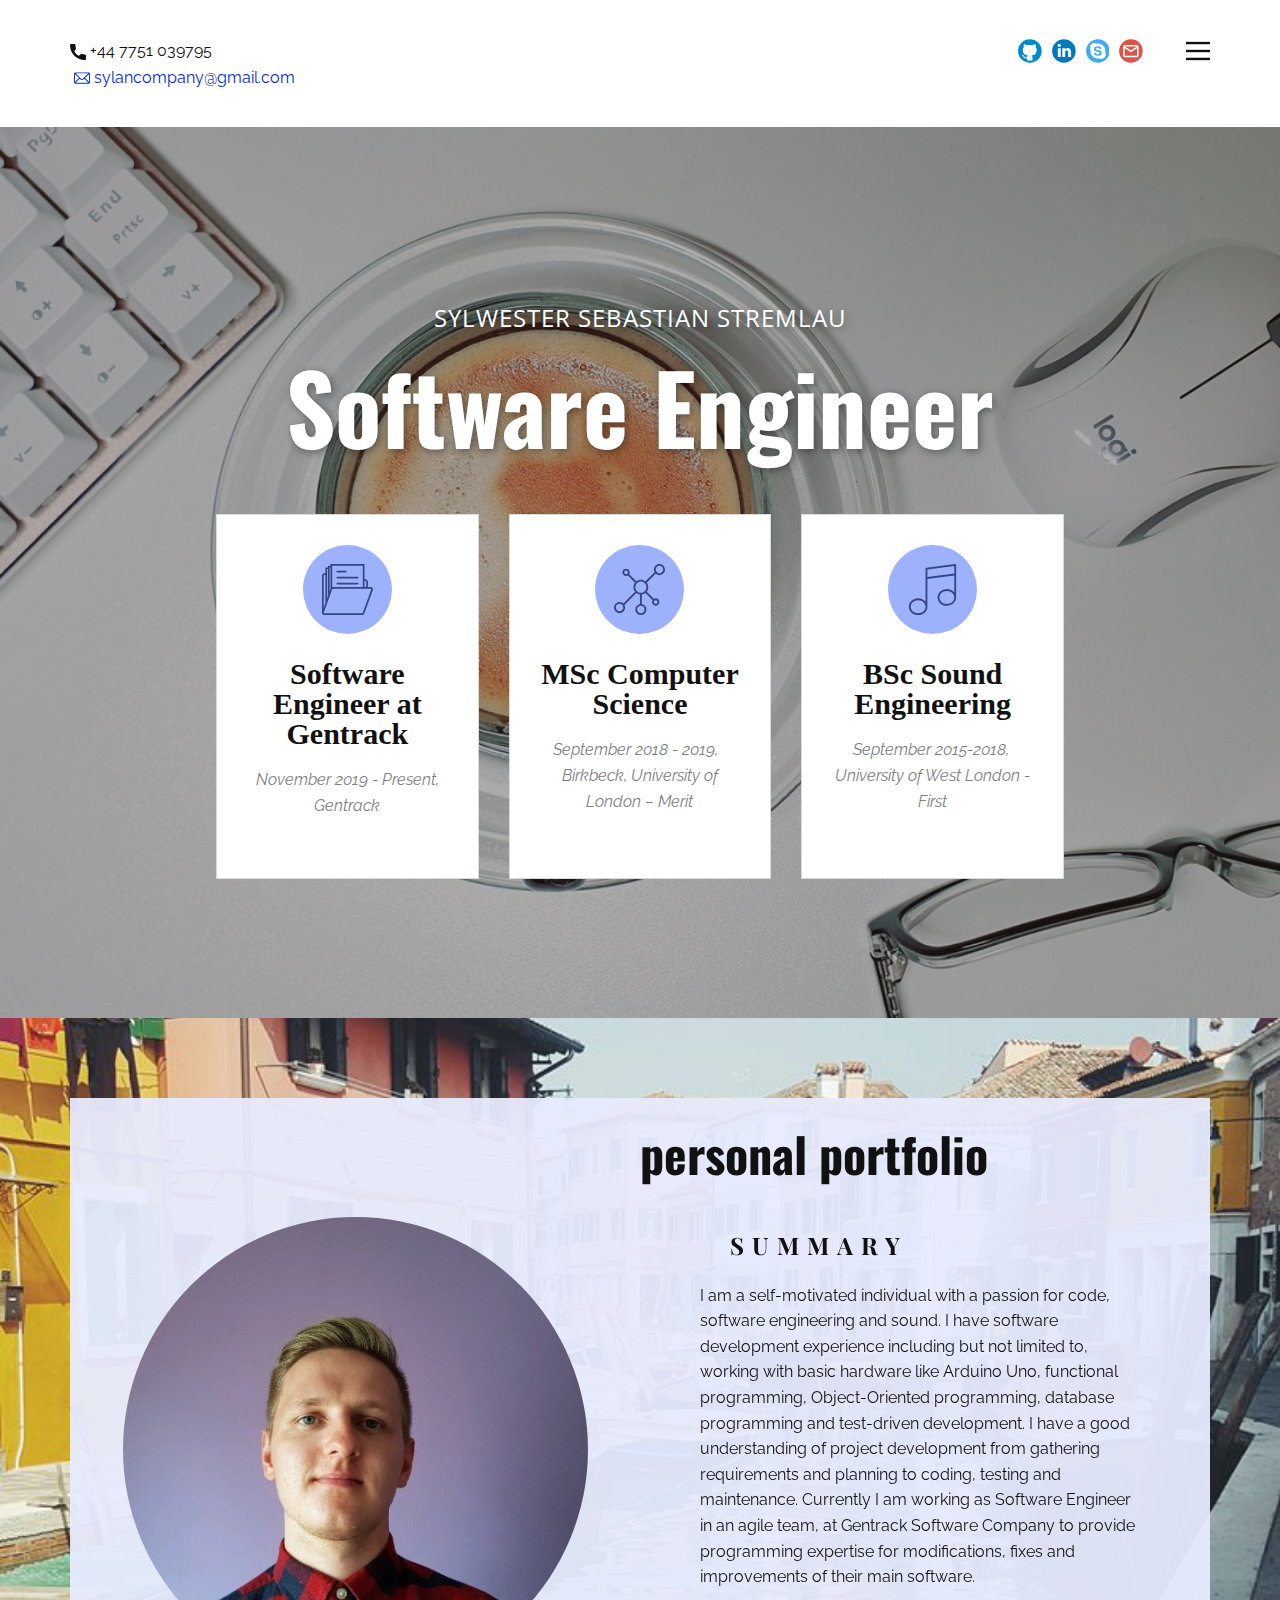
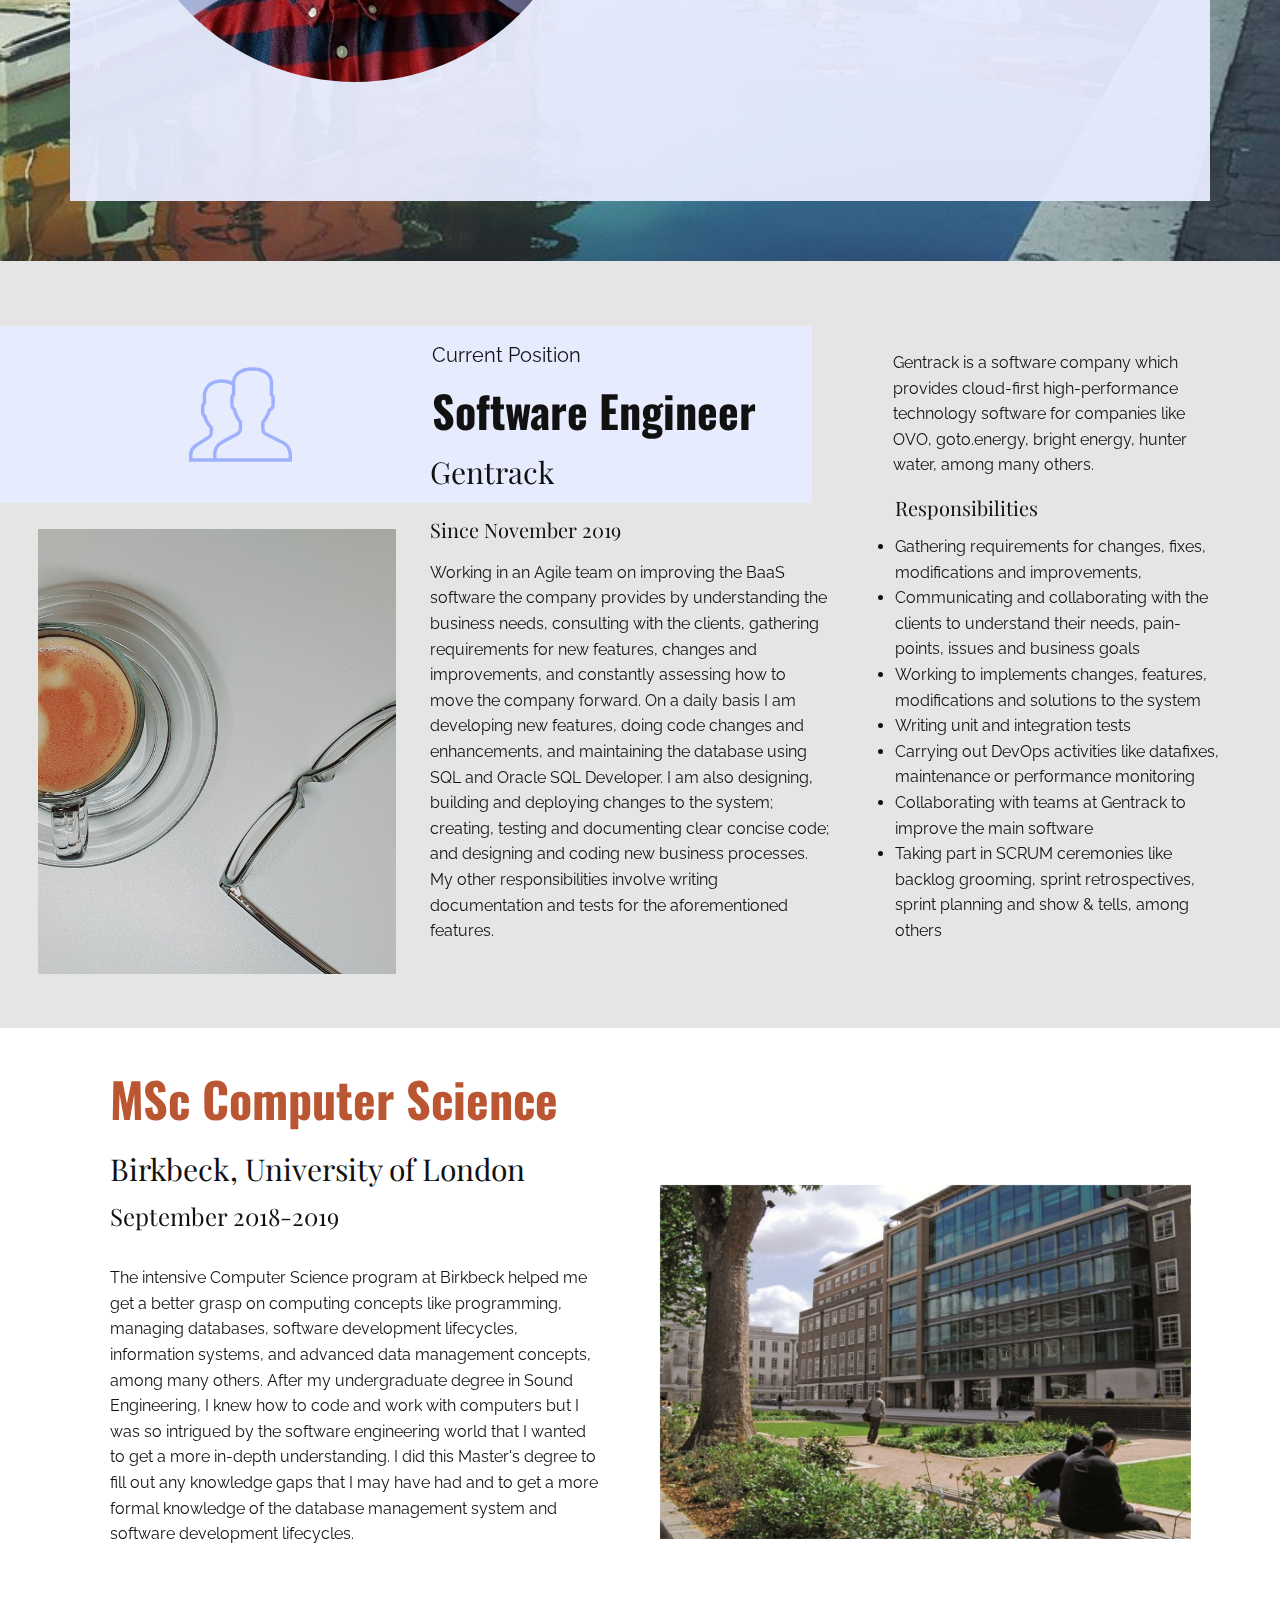
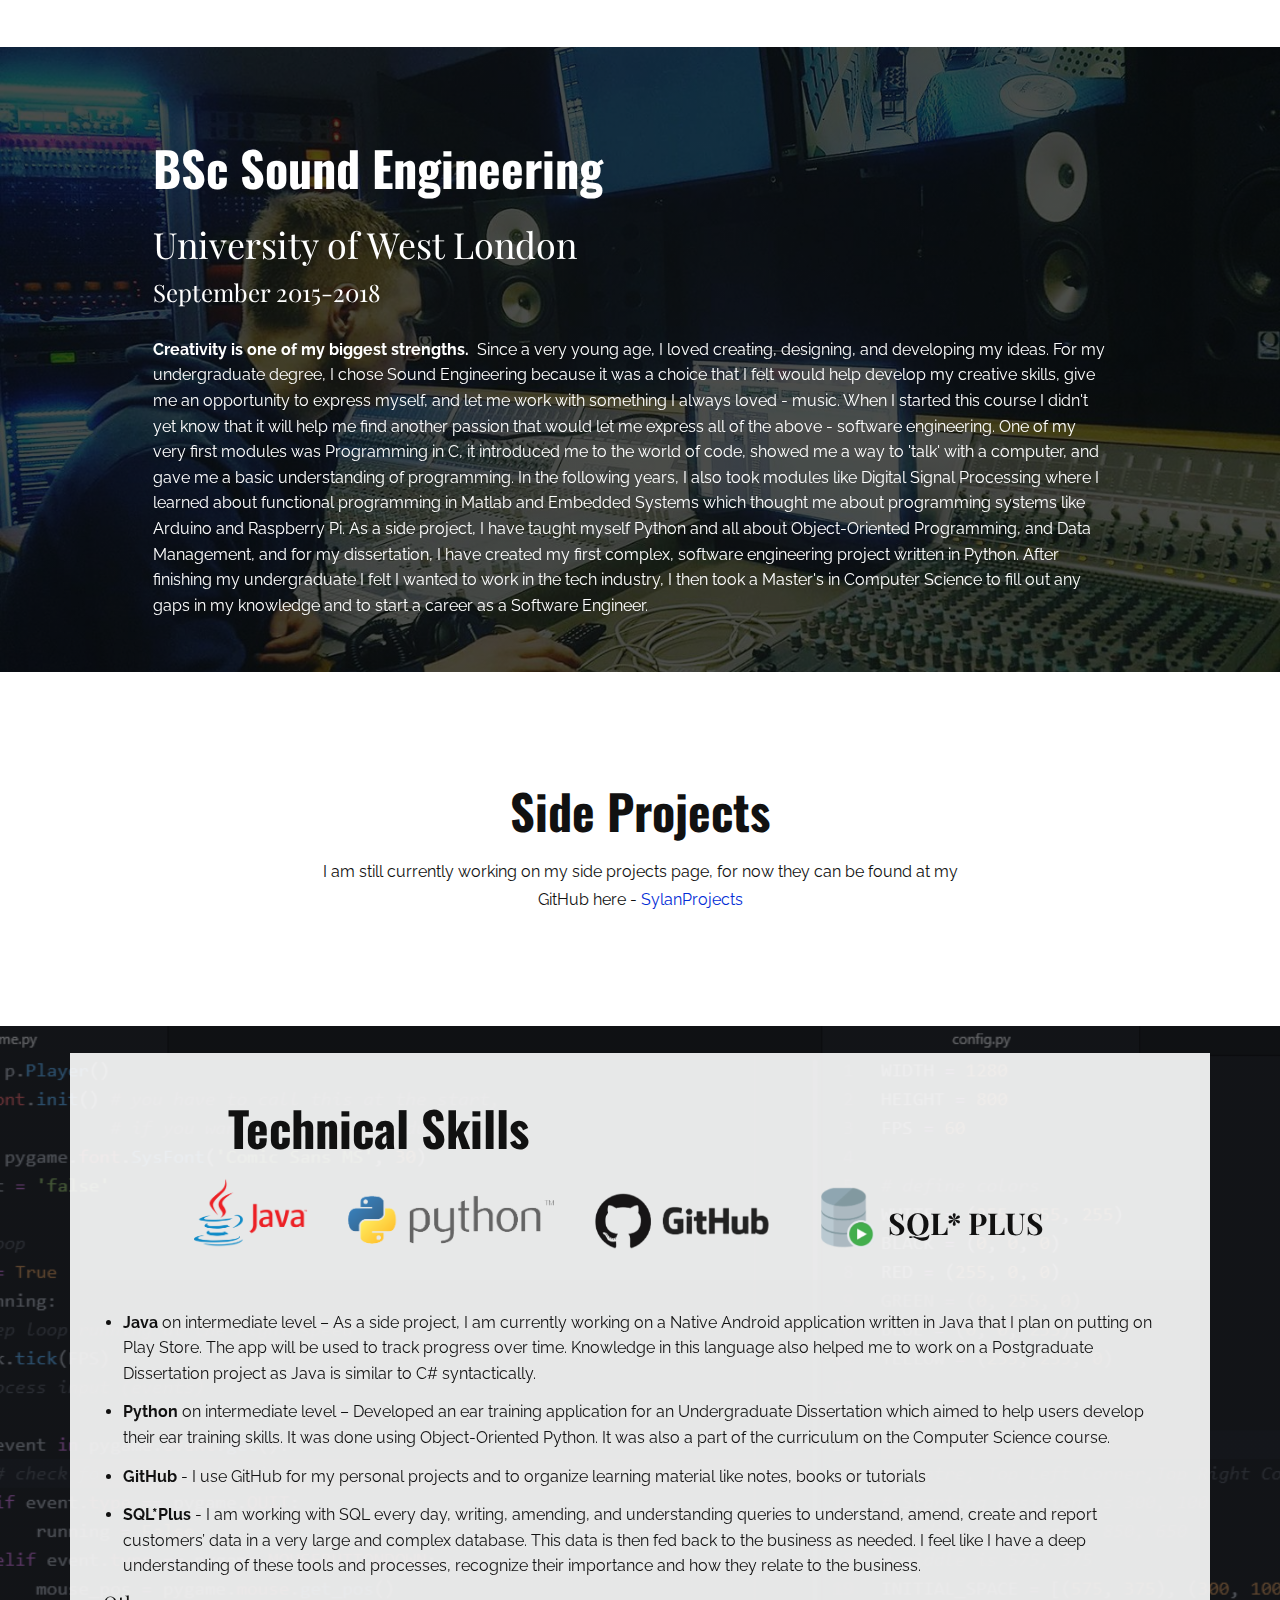
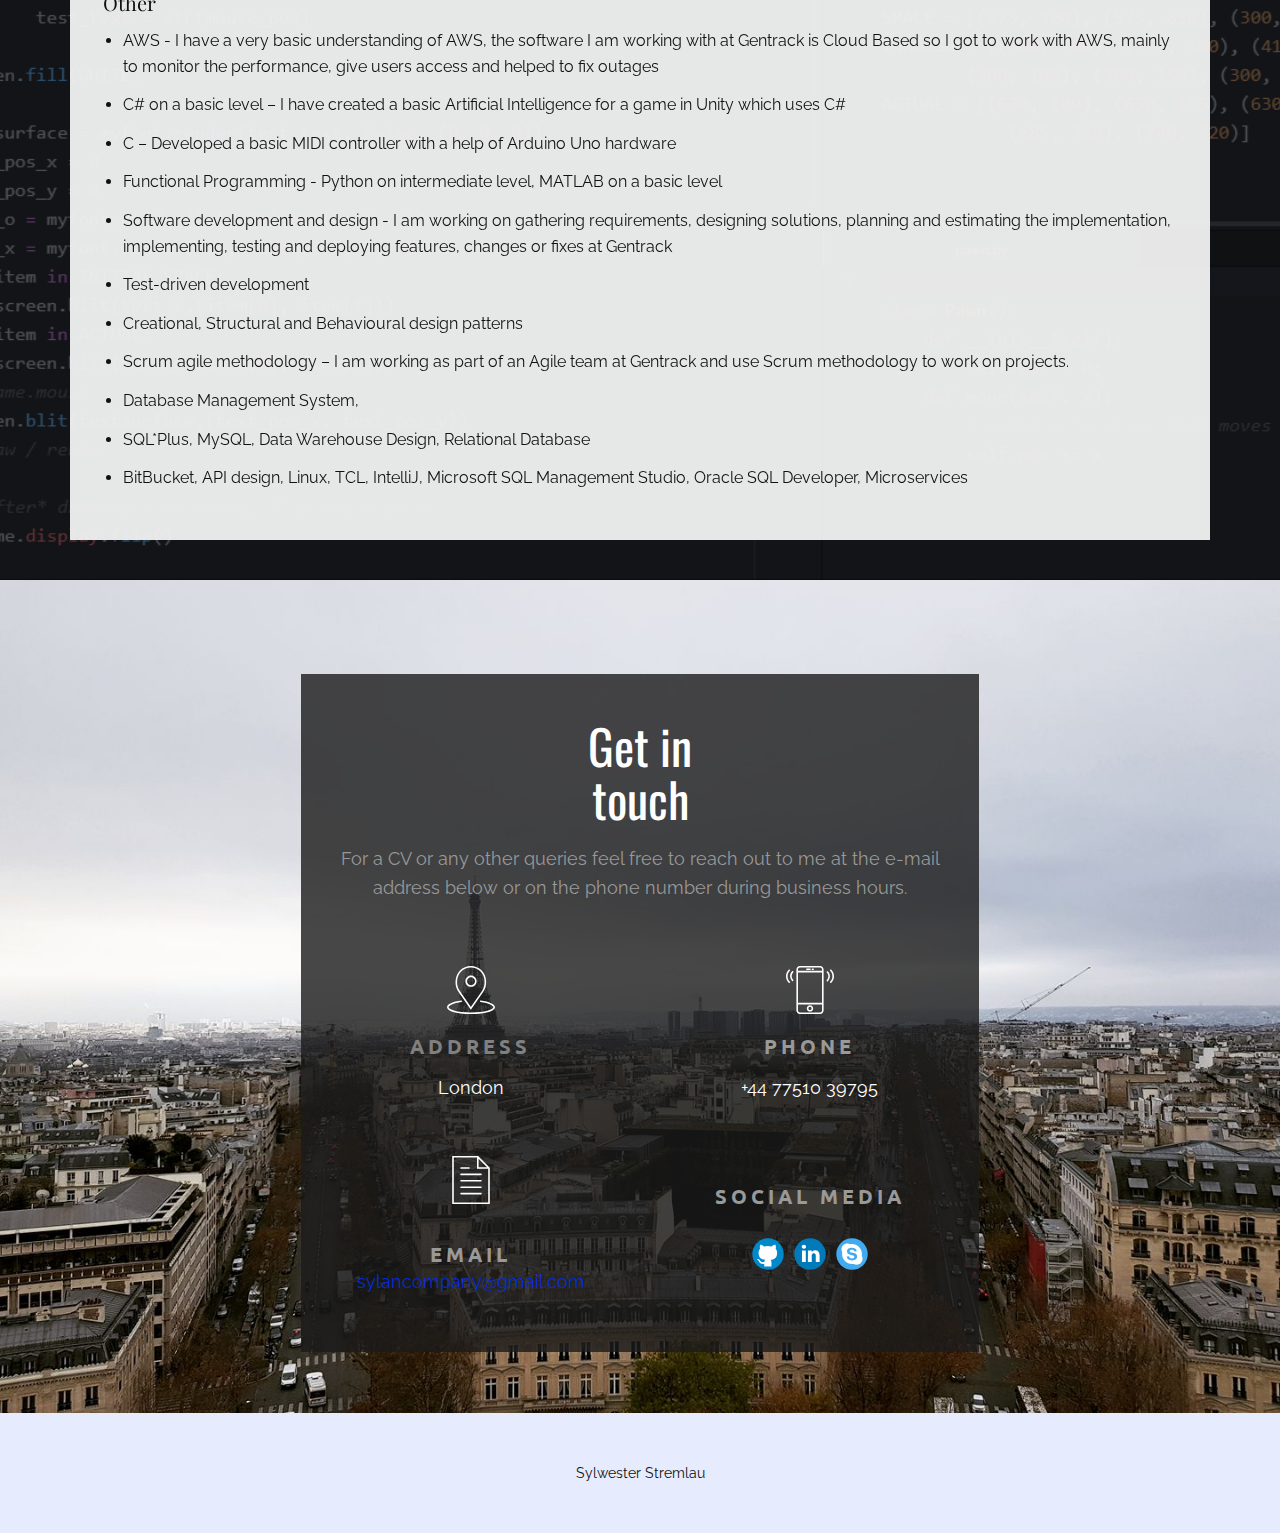
<file: index.html>
<!DOCTYPE html>
<html style="font-size: 16px;">
  <head>
    <meta name="viewport" content="width=device-width, initial-scale=1.0">
    <meta charset="utf-8">
    <meta name="keywords" content="Sylwester Stremlau Personal Portfolio">
    <meta name="description" content="Sylwester Stremlau, Personal Portfolio, sylancompany@gmail.com">
    <meta name="page_type" content="np-template-header-footer-from-plugin">
    <title>Sylwester Stremlau - Personal Portfolio</title>
    <link rel="stylesheet" href="nicepage.css" media="screen">
<link rel="stylesheet" href="Home.css" media="screen">
    <script class="u-script" type="text/javascript" src="jquery.js" defer=""></script>
    <script class="u-script" type="text/javascript" src="nicepage.js" defer=""></script>
    <meta name="generator" content="Nicepage 3.10.2, nicepage.com">
    <link id="u-theme-google-font" rel="stylesheet" href="https://fonts.googleapis.com/css?family=Playfair+Display:400,400i,500,500i,600,600i,700,700i,800,800i,900,900i|Raleway:100,100i,200,200i,300,300i,400,400i,500,500i,600,600i,700,700i,800,800i,900,900i">
    <link id="u-page-google-font" rel="stylesheet" href="https://fonts.googleapis.com/css?family=Open+Sans:300,300i,400,400i,600,600i,700,700i,800,800i|Oswald:200,300,400,500,600,700|Oswald:200,300,400,500,600,700|Ubuntu:300,300i,400,400i,500,500i,700,700i">
    
    
    
    
    
    
    
    
    
    <script type="application/ld+json">{
		"@context": "http://schema.org",
		"@type": "Organization",
		"name": "",
		"url": "index.html",
		"sameAs": [
				"https://github.com/SylanProjects",
				"https://www.linkedin.com/in/sylwester-stremlau-72b725160/",
				"syl444n",
				"mailto:sylancompany@gmail.com?subject=I%20found%20you%20at%20www.sylwester-stremlau.com"
		]
}</script>
    <meta property="og:title" content="Sylwester Stremlau - Personal Portfolio">
    <meta property="og:type" content="website">
    <meta property="og:description" content="Sylwester Stremlau, Personal Portfolio, sylancompany@gmail.com">
    <meta name="theme-color" content="#022cd6">
    <link rel="canonical" href="index.html">
    <meta property="og:url" content="index.html">
  </head>
  <body data-home-page="Home.html" data-home-page-title="Home" class="u-body"><header class="u-clearfix u-header u-header" id="sec-8713"><div class="u-clearfix u-sheet u-valign-middle-lg u-valign-middle-md u-valign-middle-sm u-valign-middle-xl u-sheet-1">
        <nav class="u-align-left u-menu u-menu-dropdown u-offcanvas u-menu-1" data-responsive-from="XL">
          <div class="menu-collapse" style="font-size: 1rem;">
            <a class="u-button-style u-nav-link" href="#" style="font-size: calc(1em + 8px);">
              <svg class="u-svg-link" preserveAspectRatio="xMidYMin slice" viewBox="0 0 302 302" style=""><use xmlns:xlink="http://www.w3.org/1999/xlink" xlink:href="#svg-8a8f"></use></svg>
              <svg xmlns="http://www.w3.org/2000/svg" xmlns:xlink="http://www.w3.org/1999/xlink" version="1.1" id="svg-8a8f" x="0px" y="0px" viewBox="0 0 302 302" style="enable-background:new 0 0 302 302;" xml:space="preserve" class="u-svg-content"><g><rect y="36" width="302" height="30"></rect><rect y="236" width="302" height="30"></rect><rect y="136" width="302" height="30"></rect>
</g><g></g><g></g><g></g><g></g><g></g><g></g><g></g><g></g><g></g><g></g><g></g><g></g><g></g><g></g><g></g></svg>
            </a>
          </div>
          <div class="u-custom-menu u-nav-container">
            <ul class="u-nav u-spacing-30 u-unstyled u-nav-1"><li class="u-nav-item"><a class="u-border-2 u-border-active-palette-1-base u-border-hover-palette-1-base u-border-no-left u-border-no-right u-border-no-top u-button-style u-nav-link u-text-active-palette-1-base u-text-grey-90 u-text-hover-grey-90" href="Home.html" style="padding: 10px 0px;">Home</a>
</li><li class="u-nav-item"><a class="u-border-2 u-border-active-palette-1-base u-border-hover-palette-1-base u-border-no-left u-border-no-right u-border-no-top u-button-style u-nav-link u-text-active-palette-1-base u-text-grey-90 u-text-hover-grey-90" href="Projects.html" style="padding: 10px 0px;">Projects</a>
</li></ul>
          </div>
          <div class="u-custom-menu u-nav-container-collapse">
            <div class="u-align-center u-black u-container-style u-inner-container-layout u-opacity u-opacity-95 u-sidenav">
              <div class="u-sidenav-overflow">
                <div class="u-menu-close"></div>
                <ul class="u-align-center u-nav u-popupmenu-items u-unstyled u-nav-2"><li class="u-nav-item"><a class="u-button-style u-nav-link" href="Home.html" style="padding: 10px 0px;">Home</a>
</li><li class="u-nav-item"><a class="u-button-style u-nav-link" href="Projects.html" style="padding: 10px 0px;">Projects</a>
</li></ul>
              </div>
            </div>
            <div class="u-black u-menu-overlay u-opacity u-opacity-70"></div>
          </div>
        </nav>
        <div class="u-social-icons u-spacing-10 u-social-icons-1">
          <a class="u-social-url" target="_blank" title="Github" href="https://github.com/SylanProjects"><span class="u-icon u-icon-circle u-social-github u-social-icon u-icon-1"><svg class="u-svg-link" preserveAspectRatio="xMidYMin slice" viewBox="0 0 112 112" style=""><use xmlns:xlink="http://www.w3.org/1999/xlink" xlink:href="#svg-c900"></use></svg><svg class="u-svg-content" viewBox="0 0 112 112" x="0" y="0" id="svg-c900"><circle fill="currentColor" cx="56.1" cy="56.1" r="55"></circle><path fill="#FFFFFF" d="M88,51.3c0-5.5-1.9-10.2-5.3-13.7c0.6-1.3,2.3-6.5-0.5-13.5c0,0-4.2-1.4-14,5.3c-4.1-1.1-8.4-1.7-12.7-1.8
	c-4.3,0-8.7,0.6-12.7,1.8c-9.7-6.6-14-5.3-14-5.3c-2.8,7-1,12.2-0.5,13.5C25,41.2,23,45.7,23,51.3c0,19.6,11.9,23.9,23.3,25.2
	c-1.5,1.3-2.8,3.5-3.2,6.8c-3,1.3-10.2,3.6-14.9-4.3c0,0-2.7-4.9-7.8-5.3c0,0-5-0.1-0.4,3.1c0,0,3.3,1.6,5.6,7.5c0,0,3,9.1,17.2,6
	c0,4.3,0.1,8.3,0.1,9.5h25.2c0-1.7,0.1-7.2,0.1-14c0-4.7-1.7-7.9-3.4-9.4C76,75.2,88,70.9,88,51.3z"></path></svg></span>
          </a>
          <a class="u-social-url" target="_blank" title="LinkedIn" href="https://www.linkedin.com/in/sylwester-stremlau-72b725160/"><span class="u-icon u-icon-circle u-social-icon u-social-linkedin u-icon-2"><svg class="u-svg-link" preserveAspectRatio="xMidYMin slice" viewBox="0 0 112 112" style=""><use xmlns:xlink="http://www.w3.org/1999/xlink" xlink:href="#svg-c6fa"></use></svg><svg class="u-svg-content" viewBox="0 0 112 112" x="0" y="0" id="svg-c6fa"><circle fill="currentColor" cx="56.1" cy="56.1" r="55"></circle><path fill="#FFFFFF" d="M41.3,83.7H27.9V43.4h13.4V83.7z M34.6,37.9L34.6,37.9c-4.6,0-7.5-3.1-7.5-7c0-4,3-7,7.6-7s7.4,3,7.5,7
            C42.2,34.8,39.2,37.9,34.6,37.9z M89.6,83.7H76.2V62.2c0-5.4-1.9-9.1-6.8-9.1c-3.7,0-5.9,2.5-6.9,4.9c-0.4,0.9-0.4,2.1-0.4,3.3v22.5
            H48.7c0,0,0.2-36.5,0-40.3h13.4v5.7c1.8-2.7,5-6.7,12.1-6.7c8.8,0,15.4,5.8,15.4,18.1V83.7z"></path></svg></span>
          </a>
          <a class="u-social-url" target="_blank" title="Skype" href="syl444n"><span class="u-icon u-icon-circle u-social-icon u-social-skype u-icon-3"><svg class="u-svg-link" preserveAspectRatio="xMidYMin slice" viewBox="0 0 112 112" style=""><use xmlns:xlink="http://www.w3.org/1999/xlink" xlink:href="#svg-6ab5"></use></svg><svg class="u-svg-content" viewBox="0 0 112 112" x="0" y="0" id="svg-6ab5"><circle fill="currentColor" cx="56.1" cy="56.1" r="55"></circle><path fill="#FFFFFF" d="M56.3,78.5c-12.4,0-18-6.3-18-10.9c0-2.4,1.9-4,4.2-4c5.3,0,3.9,7.9,13.8,7.9c5,0,8-3,8-5.9
	c0-1.7-1-3.6-4.3-4.4l-11-2.8c-8.8-2.3-10.4-7.2-10.4-11.7c0-9.5,8.7-12.9,16.9-12.9c7.6,0,16.6,4.2,16.6,9.9c0,2.4-2,3.8-4.4,3.8
	c-4.5,0-3.8-6.3-12.8-6.3c-4.5,0-6.9,2.1-6.9,5.1c0,3,3.5,4,6.6,4.7l8.1,1.8c8.9,2,11.3,7.2,11.3,12.2C74,72.5,68,78.5,56.3,78.5
	 M90.3,62.2c0.3-2,0.5-4,0.5-6.1c0-19.3-15.6-35-34.8-35c-2.1,0-4.1,0.2-6,0.5c-3-1.7-6.5-2.7-10.2-2.7c-11.4,0-20.7,9.3-20.7,20.8
	c0,3.8,1,7.3,2.7,10.3c-0.3,2-0.5,4-0.5,6.1c0,19.3,15.6,35,34.8,35c2.1,0,4.1-0.2,6-0.5c3,1.7,6.5,2.7,10.2,2.7
	C83.8,93.3,93,84,93,72.5C93,68.7,92.1,65.2,90.3,62.2"></path></svg></span>
          </a>
          <a class="u-social-url" target="_blank" title="Email" href="mailto:sylancompany@gmail.com?subject=I%20found%20you%20at%20www.sylwester-stremlau.com"><span class="u-icon u-icon-circle u-social-email u-social-icon u-icon-4"><svg class="u-svg-link" preserveAspectRatio="xMidYMin slice" viewBox="0 0 112 112" style=""><use xmlns:xlink="http://www.w3.org/1999/xlink" xlink:href="#svg-a0a6"></use></svg><svg class="u-svg-content" viewBox="0 0 112 112" x="0" y="0" id="svg-a0a6"><circle fill="currentColor" cx="56.1" cy="56.1" r="55"></circle><path id="path3864" fill="#FFFFFF" d="M27.2,28h57.6c4,0,7.2,3.2,7.2,7.2l0,0v42.7c0,3.9-3.2,7.2-7.2,7.2l0,0H27.2
	c-4,0-7.2-3.2-7.2-7.2V35.2C20,31.1,23.2,28,27.2,28 M56,52.9l28.8-17.8H27.2L56,52.9 M27.2,77.7h57.6V43.5L56,61.3L27.2,43.5V77.7z
	"></path></svg></span>
          </a>
        </div>
        <a href="tel:+44 7751039795" class="u-active-none u-btn u-btn-rectangle u-button-style u-hover-none u-none u-text-body-color u-btn-1"><span class="u-icon"><svg class="u-svg-content" viewBox="0 0 405.333 405.333" x="0px" y="0px" style="width: 1em; height: 1em;"><path d="M373.333,266.88c-25.003,0-49.493-3.904-72.704-11.563c-11.328-3.904-24.192-0.896-31.637,6.699l-46.016,34.752    c-52.8-28.181-86.592-61.952-114.389-114.368l33.813-44.928c8.512-8.512,11.563-20.971,7.915-32.64    C142.592,81.472,138.667,56.96,138.667,32c0-17.643-14.357-32-32-32H32C14.357,0,0,14.357,0,32    c0,205.845,167.488,373.333,373.333,373.333c17.643,0,32-14.357,32-32V298.88C405.333,281.237,390.976,266.88,373.333,266.88z"></path></svg><img></span>&nbsp;+44 7751 039795
        </a>
        <p class="u-text u-text-1">
          <a class="u-active-none u-border-none u-btn u-button-link u-button-style u-hover-none u-none u-text-palette-1-base u-btn-2" href="mailto:sylancompany@gmail.com?subject=I%20found%20you%20at%20www.sylwester-stremlau.com"> &nbsp;<span class="u-icon u-icon-6"><svg class="u-svg-content" viewBox="0 0 512 512" x="0px" y="0px" style="width: 1em; height: 1em;"><g><g><path d="M467,76H45C20.137,76,0,96.262,0,121v270c0,24.885,20.285,45,45,45h422c24.655,0,45-20.03,45-45V121    C512,96.306,491.943,76,467,76z M460.698,106c-9.194,9.145-167.415,166.533-172.878,171.967c-8.5,8.5-19.8,13.18-31.82,13.18    s-23.32-4.681-31.848-13.208C220.478,274.284,64.003,118.634,51.302,106H460.698z M30,384.894V127.125L159.638,256.08L30,384.894z     M51.321,406l129.587-128.763l22.059,21.943c14.166,14.166,33,21.967,53.033,21.967c20.033,0,38.867-7.801,53.005-21.939    l22.087-21.971L460.679,406H51.321z M482,384.894L352.362,256.08L482,127.125V384.894z"></path>
</g>
</g></svg><img></span>&nbsp;sylancompany@gmail.com<br>
          </a>
        </p>
      </div></header> 
    <section class="u-align-left u-clearfix u-image u-shading u-typography-Normal--Introduction u-section-1" src="" id="sec-edf6" data-image-width="4032" data-image-height="1908">
      <h5 class="u-align-center u-custom-font u-font-open-sans u-text u-text-body-alt-color u-text-1">Sylwester sebastian stremlau</h5>
      <h1 class="u-align-center u-custom-font u-font-oswald u-text u-text-body-alt-color u-text-2">Software Engineer</h1>
      <div class="u-list u-repeater u-list-1">
        <div class="u-align-center u-border-1 u-border-grey-15 u-container-style u-list-item u-repeater-item u-white u-list-item-1">
          <div class="u-container-layout u-similar-container u-valign-top u-container-layout-1"><span class="u-align-center u-icon u-icon-circle u-palette-1-light-2 u-spacing-19 u-icon-1"><svg class="u-svg-link" preserveAspectRatio="xMidYMin slice" viewBox="0 0 60 60" style=""><use xmlns:xlink="http://www.w3.org/1999/xlink" xlink:href="#svg-b0fe"></use></svg><svg class="u-svg-content" viewBox="0 0 60 60" x="0px" y="0px" id="svg-b0fe" style="enable-background:new 0 0 60 60;"><g><path d="M57.49,27H54v-6.268C54,19.226,52.774,18,51.268,18H50V0H10v2H7v2H4v7H2.732C1.226,11,0,12.226,0,13.732v43.687l0.006,0
		c-0.005,0.563,0.17,1.114,0.522,1.575C1.018,59.634,1.76,60,2.565,60h44.759c1.157,0,2.175-0.78,2.449-1.813L60,30.149v-0.177
		C60,28.25,58.944,27,57.49,27z M51.268,20C51.672,20,52,20.328,52,20.732V27h-2v-7H51.268z M48,2v16v9H12.731
		c-0.233,0-0.457,0.039-0.674,0.098c-0.018,0.005-0.039,0.003-0.057,0.008V2H48z M10,4v25.585l-0.063,0.173L9,32.326V4H10z M6,6h1
		v31.81l-1,2.741V11V6z M2,13.732C2,13.328,2.329,13,2.732,13H4v32.943l-2,5.455V13.732z M47.868,57.584
		C47.803,57.829,47.579,58,47.324,58H2.565c-0.243,0-0.385-0.139-0.448-0.222c-0.063-0.082-0.16-0.256-0.123-0.408L4,51.87v0.001
		l3-8.225l0,0l3-8.225v0.003l1.932-5.301L12,29.938l0,0l0.16-0.439l0.026-0.082C12.252,29.172,12.477,29,12.731,29H48h2h4h3.49
		c0.379,0,0.477,0.546,0.501,0.819L47.868,57.584z"></path><path d="M18,17h24c0.552,0,1-0.447,1-1s-0.448-1-1-1H18c-0.552,0-1,0.447-1,1S17.448,17,18,17z"></path><path d="M18,10h10c0.552,0,1-0.447,1-1s-0.448-1-1-1H18c-0.552,0-1,0.447-1,1S17.448,10,18,10z"></path><path d="M18,24h24c0.552,0,1-0.447,1-1s-0.448-1-1-1H18c-0.552,0-1,0.447-1,1S17.448,24,18,24z"></path>
</g></svg></span>
            <h3 class="u-custom-font u-text u-text-3">
              <a class="u-btn u-button-link u-button-style u-none u-text-body-color u-btn-1" href="#">Software Engineer at Gentrack</a>
            </h3>
            <p class="u-text u-text-grey-50 u-text-4">November 2019 - Present,<br>Gentrack
            </p>
          </div>
        </div>
        <div class="u-align-center u-border-1 u-border-grey-15 u-container-style u-list-item u-repeater-item u-video-cover u-white">
          <div class="u-container-layout u-similar-container u-valign-top u-container-layout-2"><span class="u-align-center u-icon u-icon-circle u-palette-1-light-2 u-spacing-19 u-icon-2"><svg class="u-svg-link" preserveAspectRatio="xMidYMin slice" viewBox="0 0 55 55" style=""><use xmlns:xlink="http://www.w3.org/1999/xlink" xlink:href="#svg-d780"></use></svg><svg class="u-svg-content" viewBox="0 0 55 55" x="0px" y="0px" id="svg-d780" style="enable-background:new 0 0 55 55;"><path d="M49,0c-3.309,0-6,2.691-6,6c0,1.035,0.263,2.009,0.726,2.86l-9.829,9.829C32.542,17.634,30.846,17,29,17
	s-3.542,0.634-4.898,1.688l-7.669-7.669C16.785,10.424,17,9.74,17,9c0-2.206-1.794-4-4-4S9,6.794,9,9s1.794,4,4,4
	c0.74,0,1.424-0.215,2.019-0.567l7.669,7.669C21.634,21.458,21,23.154,21,25s0.634,3.542,1.688,4.897L10.024,42.562
	C8.958,41.595,7.549,41,6,41c-3.309,0-6,2.691-6,6s2.691,6,6,6s6-2.691,6-6c0-1.035-0.263-2.009-0.726-2.86l12.829-12.829
	c1.106,0.86,2.44,1.436,3.898,1.619v10.16c-2.833,0.478-5,2.942-5,5.91c0,3.309,2.691,6,6,6s6-2.691,6-6c0-2.967-2.167-5.431-5-5.91
	v-10.16c1.458-0.183,2.792-0.759,3.898-1.619l7.669,7.669C41.215,39.576,41,40.26,41,41c0,2.206,1.794,4,4,4s4-1.794,4-4
	s-1.794-4-4-4c-0.74,0-1.424,0.215-2.019,0.567l-7.669-7.669C36.366,28.542,37,26.846,37,25s-0.634-3.542-1.688-4.897l9.665-9.665
	C46.042,11.405,47.451,12,49,12c3.309,0,6-2.691,6-6S52.309,0,49,0z M11,9c0-1.103,0.897-2,2-2s2,0.897,2,2s-0.897,2-2,2
	S11,10.103,11,9z M6,51c-2.206,0-4-1.794-4-4s1.794-4,4-4s4,1.794,4,4S8.206,51,6,51z M33,49c0,2.206-1.794,4-4,4s-4-1.794-4-4
	s1.794-4,4-4S33,46.794,33,49z M29,31c-3.309,0-6-2.691-6-6s2.691-6,6-6s6,2.691,6,6S32.309,31,29,31z M47,41c0,1.103-0.897,2-2,2
	s-2-0.897-2-2s0.897-2,2-2S47,39.897,47,41z M49,10c-2.206,0-4-1.794-4-4s1.794-4,4-4s4,1.794,4,4S51.206,10,49,10z"></path></svg></span>
            <h3 class="u-custom-font u-text u-text-5">
              <a class="u-active-none u-border-none u-btn u-button-link u-button-style u-hover-none u-none u-text-body-color u-btn-2" href="#">MSc Computer Science</a>
            </h3>
            <p class="u-text u-text-grey-50 u-text-6">September 2018 - 2019,&nbsp;&nbsp;<br>Birkbeck, University of London – Merit
            </p>
          </div>
        </div>
        <div class="u-align-center u-border-1 u-border-grey-15 u-container-style u-list-item u-repeater-item u-video-cover u-white">
          <div class="u-container-layout u-similar-container u-valign-top u-container-layout-3"><span class="u-align-center u-icon u-icon-circle u-palette-1-light-2 u-spacing-19 u-icon-3"><svg class="u-svg-link" preserveAspectRatio="xMidYMin slice" viewBox="0 0 55 55" style=""><use xmlns:xlink="http://www.w3.org/1999/xlink" xlink:href="#svg-f627"></use></svg><svg class="u-svg-content" viewBox="0 0 55 55" x="0px" y="0px" id="svg-f627" style="enable-background:new 0 0 55 55;"><path d="M52.66,0.249c-0.216-0.189-0.501-0.275-0.789-0.241l-31,4.011C20.373,4.084,20,4.507,20,5.01v6.017v4.212v25.384
	C18.174,38.428,15.273,37,12,37c-5.514,0-10,4.037-10,9s4.486,9,10,9s10-4.037,10-9c0-0.232-0.019-0.46-0.039-0.687
	C21.974,45.248,22,45.189,22,45.121V16.118l29-3.753v18.257C49.174,28.428,46.273,27,43,27c-5.514,0-10,4.037-10,9s4.486,9,10,9
	c5.464,0,9.913-3.966,9.993-8.867c0-0.013,0.007-0.024,0.007-0.037V11.227V7.016V1C53,0.712,52.876,0.438,52.66,0.249z M12,53
	c-4.411,0-8-3.141-8-7s3.589-7,8-7s8,3.141,8,7S16.411,53,12,53z M43,43c-4.411,0-8-3.141-8-7s3.589-7,8-7s8,3.141,8,7
	S47.411,43,43,43z M22,14.101v-3.074V5.889l29-3.752v4.879v3.332L22,14.101z"></path></svg></span>
            <h3 class="u-custom-font u-text u-text-7">
              <a class="u-active-none u-border-none u-btn u-button-link u-button-style u-hover-none u-none u-text-body-color u-btn-3" href="#">BSc Sound Engineering</a>
            </h3>
            <p class="u-text u-text-grey-50 u-text-8">September 2015-2018,&nbsp;<br>University of West London - First
            </p>
          </div>
        </div>
      </div>
    </section>
    <section class="u-align-right u-clearfix u-image u-section-2" id="carousel_73c0" data-image-width="810" data-image-height="1440">
      <div class="u-clearfix u-sheet u-valign-middle-lg u-valign-middle-md u-valign-middle-sm u-valign-middle-xs u-sheet-1">
        <div class="u-clearfix u-expanded-width u-layout-wrap u-layout-wrap-1">
          <div class="u-layout">
            <div class="u-layout-row">
              <div class="u-align-center-sm u-align-center-xs u-container-style u-layout-cell u-left-cell u-opacity u-opacity-95 u-palette-1-light-3 u-shape-rectangle u-size-30 u-layout-cell-1">
                <div class="u-container-layout u-valign-middle-xl u-container-layout-1">
                  <div class="u-expanded-width-md u-expanded-width-sm u-expanded-width-xs u-image u-image-circle u-image-1" data-image-width="500" data-image-height="500" data-animation-name="rotateIn" data-animation-duration="1000" data-animation-delay="0" data-animation-direction=""></div>
                </div>
              </div>
              <div class="u-container-style u-layout-cell u-opacity u-opacity-95 u-palette-1-light-3 u-right-cell u-size-30 u-layout-cell-2">
                <div class="u-container-layout u-valign-top-lg u-valign-top-md u-valign-top-sm u-valign-top-xl u-container-layout-2">
                  <h1 class="u-text u-text-1" data-animation-name="fadeIn" data-animation-duration="1000" data-animation-delay="0">personal portfolio</h1>
                  <h4 class="u-align-left u-text u-text-2" data-animation-name="fadeIn" data-animation-duration="1000" data-animation-delay="0">Summary</h4>
                  <p class="u-align-left u-text u-text-3" data-animation-name="fadeIn" data-animation-duration="1000" data-animation-delay="0">I
am a self-motivated individual with a passion for code, software engineering
and sound. I have software development experience including but not limited to,
working with basic hardware like Arduino Uno, functional programming,
Object-Oriented programming, database programming and test-driven development.
I have a good understanding of project development from gathering requirements
and planning to coding, testing and maintenance. Currently I am working as Software Engineer
in an agile team, at Gentrack Software Company to provide programming expertise
for modifications, fixes and improvements of their main software.&nbsp;</p>
                </div>
              </div>
            </div>
          </div>
        </div>
      </div>
    </section>
    <section class="u-clearfix u-grey-10 u-valign-middle-xs u-section-3" id="carousel_9c4e">
      <div class="u-palette-1-light-3 u-shape u-shape-rectangle u-shape-1"></div>
      <div class="u-clearfix u-gutter-4 u-layout-wrap u-layout-wrap-1">
        <div class="u-layout">
          <div class="u-layout-row">
            <div class="u-size-18 u-size-60-md">
              <div class="u-layout-col">
                <div class="u-container-style u-hidden-md u-hidden-sm u-hidden-xs u-layout-cell u-size-20 u-layout-cell-1" data-animation-name="fadeIn" data-animation-duration="1000" data-animation-delay="0">
                  <div class="u-container-layout u-container-layout-1"><span class="u-icon u-icon-circle u-icon-1"><svg class="u-svg-link" preserveAspectRatio="xMidYMin slice" viewBox="0 0 60 60" style=""><use xmlns:xlink="http://www.w3.org/1999/xlink" xlink:href="#svg-df8c"></use></svg><svg class="u-svg-content" viewBox="0 0 60 60" x="0px" y="0px" id="svg-df8c" style="enable-background:new 0 0 60 60;"><path d="M55.014,45.389l-9.553-4.776C44.56,40.162,44,39.256,44,38.248v-3.381c0.229-0.28,0.47-0.599,0.719-0.951
	c1.239-1.75,2.232-3.698,2.954-5.799C49.084,27.47,50,26.075,50,24.5v-4c0-0.963-0.36-1.896-1-2.625v-5.319
	c0.056-0.55,0.276-3.824-2.092-6.525C44.854,3.688,41.521,2.5,37,2.5s-7.854,1.188-9.908,3.53c-1.435,1.637-1.918,3.481-2.064,4.805
	C23.314,9.949,21.294,9.5,19,9.5c-10.389,0-10.994,8.855-11,9v4.579c-0.648,0.706-1,1.521-1,2.33v3.454
	c0,1.079,0.483,2.085,1.311,2.765c0.825,3.11,2.854,5.46,3.644,6.285v2.743c0,0.787-0.428,1.509-1.171,1.915l-6.653,4.173
	C1.583,48.134,0,50.801,0,53.703V57.5h14h2h44v-4.043C60,50.019,58.089,46.927,55.014,45.389z M14,53.262V55.5H2v-1.797
	c0-2.17,1.184-4.164,3.141-5.233l6.652-4.173c1.333-0.727,2.161-2.121,2.161-3.641v-3.591l-0.318-0.297
	c-0.026-0.024-2.683-2.534-3.468-5.955l-0.091-0.396l-0.342-0.22C9.275,29.899,9,29.4,9,28.863v-3.454
	c0-0.36,0.245-0.788,0.671-1.174L10,23.938l-0.002-5.38C10.016,18.271,10.537,11.5,19,11.5c2.393,0,4.408,0.553,6,1.644v4.731
	c-0.64,0.729-1,1.662-1,2.625v4c0,0.304,0.035,0.603,0.101,0.893c0.027,0.116,0.081,0.222,0.118,0.334
	c0.055,0.168,0.099,0.341,0.176,0.5c0.001,0.002,0.002,0.003,0.003,0.005c0.256,0.528,0.629,1,1.099,1.377
	c0.005,0.019,0.011,0.036,0.016,0.054c0.06,0.229,0.123,0.457,0.191,0.68l0.081,0.261c0.014,0.046,0.031,0.093,0.046,0.139
	c0.035,0.108,0.069,0.215,0.105,0.321c0.06,0.175,0.123,0.356,0.196,0.553c0.031,0.082,0.065,0.156,0.097,0.237
	c0.082,0.209,0.164,0.411,0.25,0.611c0.021,0.048,0.039,0.1,0.06,0.147l0.056,0.126c0.026,0.058,0.053,0.11,0.079,0.167
	c0.098,0.214,0.194,0.421,0.294,0.621c0.016,0.032,0.031,0.067,0.047,0.099c0.063,0.125,0.126,0.243,0.189,0.363
	c0.108,0.206,0.214,0.4,0.32,0.588c0.052,0.092,0.103,0.182,0.154,0.269c0.144,0.246,0.281,0.472,0.414,0.682
	c0.029,0.045,0.057,0.092,0.085,0.135c0.242,0.375,0.452,0.679,0.626,0.916c0.046,0.063,0.086,0.117,0.125,0.17
	c0.022,0.029,0.052,0.071,0.071,0.097v3.309c0,0.968-0.528,1.856-1.377,2.32l-2.646,1.443l-0.461-0.041l-0.188,0.395l-5.626,3.069
	C15.801,46.924,14,49.958,14,53.262z M58,55.5H16v-2.238c0-2.571,1.402-4.934,3.659-6.164l8.921-4.866
	C30.073,41.417,31,39.854,31,38.155v-4.018v-0.001l-0.194-0.232l-0.038-0.045c-0.002-0.003-0.064-0.078-0.165-0.21
	c-0.006-0.008-0.012-0.016-0.019-0.024c-0.053-0.069-0.115-0.152-0.186-0.251c-0.001-0.002-0.002-0.003-0.003-0.005
	c-0.149-0.207-0.336-0.476-0.544-0.8c-0.005-0.007-0.009-0.015-0.014-0.022c-0.098-0.153-0.202-0.32-0.308-0.497
	c-0.008-0.013-0.016-0.026-0.024-0.04c-0.226-0.379-0.466-0.808-0.705-1.283c0,0-0.001-0.001-0.001-0.002
	c-0.127-0.255-0.254-0.523-0.378-0.802l0,0c-0.017-0.039-0.035-0.077-0.052-0.116h0c-0.055-0.125-0.11-0.256-0.166-0.391
	c-0.02-0.049-0.04-0.1-0.06-0.15c-0.052-0.131-0.105-0.263-0.161-0.414c-0.102-0.272-0.198-0.556-0.29-0.849l-0.055-0.178
	c-0.006-0.02-0.013-0.04-0.019-0.061c-0.094-0.316-0.184-0.639-0.26-0.971l-0.091-0.396l-0.341-0.22
	C26.346,25.803,26,25.176,26,24.5v-4c0-0.561,0.238-1.084,0.67-1.475L27,18.728V12.5v-0.354l-0.027-0.021
	c-0.034-0.722,0.009-2.935,1.623-4.776C30.253,5.458,33.081,4.5,37,4.5c3.905,0,6.727,0.951,8.386,2.828
	c1.947,2.201,1.625,5.017,1.623,5.041L47,18.728l0.33,0.298C47.762,19.416,48,19.939,48,20.5v4c0,0.873-0.572,1.637-1.422,1.899
	l-0.498,0.153l-0.16,0.495c-0.669,2.081-1.622,4.003-2.834,5.713c-0.297,0.421-0.586,0.794-0.837,1.079L42,34.123v4.125
	c0,1.77,0.983,3.361,2.566,4.153l9.553,4.776C56.513,48.374,58,50.78,58,53.457V55.5z"></path></svg></span>
                  </div>
                </div>
                <div class="u-container-style u-effect-hover-zoom u-layout-cell u-shading u-size-40 u-layout-cell-2" data-image-width="1980" data-image-height="1320">
                  <div class="u-background-effect u-expanded">
                    <div class="u-background-effect-image u-expanded u-image u-image-1" data-image-width="4032" data-image-height="1908"></div>
                  </div>
                  <div class="u-container-layout u-container-layout-2"></div>
                </div>
              </div>
            </div>
            <div class="u-size-23 u-size-30-md">
              <div class="u-layout-col">
                <div class="u-container-style u-layout-cell u-size-60 u-layout-cell-3" data-animation-name="fadeIn" data-animation-duration="1000" data-animation-delay="0">
                  <div class="u-container-layout u-container-layout-3">
                    <p class="u-large-text u-text u-text-variant u-text-1">Current Position</p>
                    <h3 class="u-custom-font u-font-oswald u-text u-text-2" data-animation-name="fadeIn" data-animation-duration="1000" data-animation-delay="0">Software Engineer&nbsp;</h3>
                    <h3 class="u-text u-text-3">Gentrack</h3>
                    <h5 class="u-text u-text-4">S<span style="font-weight: 400;"></span>ince November 2019
                    </h5>
                    <p class="u-align-left u-text u-text-5">Working
in an Agile team on
improving the BaaS software the company provides by understanding the business
needs, consulting with the clients, gathering requirements for new features,
changes and improvements, and constantly assessing how to move the company
forward. On a daily basis I am developing new features, doing code changes and
enhancements, and maintaining the database using SQL and Oracle SQL Developer.
I am also designing, building and deploying changes to the system; creating,
testing and documenting clear concise code; and designing and coding new
business processes. My other responsibilities involve writing documentation and
tests for the aforementioned features.</p>
                  </div>
                </div>
              </div>
            </div>
            <div class="u-size-19 u-size-30-md">
              <div class="u-layout-col">
                <div class="u-align-left u-container-style u-layout-cell u-size-20 u-layout-cell-4">
                  <div class="u-container-layout u-valign-bottom-xl u-container-layout-4">
                    <p class="u-text u-text-6" data-animation-name="fadeIn" data-animation-duration="1000" data-animation-delay="0">Gentrack is a software company which provides cloud-first high-performance technology software for companies like OVO, goto.energy, bright energy, hunter&nbsp; water, among many others.</p>
                  </div>
                </div>
                <div class="u-align-left u-container-style u-layout-cell u-size-40 u-layout-cell-5">
                  <div class="u-container-layout u-container-layout-5">
                    <h5 class="u-text u-text-7">Responsibilities</h5>
                    <ul class="u-text u-text-8" data-animation-name="fadeIn" data-animation-duration="1000" data-animation-delay="0">
                      <li>Gathering requirements for changes, fixes, modifications and improvements​,</li>
                      <li>Communicating and collaborating with the clients to understand their needs, pain-points, issues and business goals</li>
                      <li>Working to implements changes, features, modifications and solutions to the system</li>
                      <li>Writing unit and integration tests</li>
                      <li>Carrying out DevOps activities like datafixes, maintenance or performance monitoring</li>
                      <li>Collaborating with teams at Gentrack to improve the main software</li>
                      <li>Taking part in SCRUM ceremonies like backlog grooming, sprint retrospectives, sprint planning and show &amp; tells, among others</li>
                    </ul>
                  </div>
                </div>
              </div>
            </div>
          </div>
        </div>
      </div>
    </section>
    <section class="u-clearfix u-white u-section-4" id="carousel_1297">
      <div class="u-clearfix u-sheet u-sheet-1">
        <div class="u-clearfix u-expanded-width u-layout-wrap u-layout-wrap-1">
          <div class="u-layout">
            <div class="u-layout-row">
              <div class="u-align-left u-container-style u-layout-cell u-right-cell u-size-30 u-layout-cell-1">
                <div class="u-container-layout u-container-layout-1">
                  <h1 class="u-text u-text-palette-2-dark-1 u-text-1" data-animation-name="fadeIn" data-animation-duration="1000" data-animation-delay="0">MSc Computer Science</h1>
                  <h3 class="u-text u-text-2">Birkbeck, University of London</h3>
                  <h4 class="u-text u-text-3" data-animation-name="fadeIn" data-animation-duration="1000" data-animation-delay="0">September 2018-2019</h4>
                  <p class="u-text u-text-4" data-animation-name="fadeIn" data-animation-duration="1000" data-animation-delay="0">The intensive Computer Science program at Birkbeck helped me get a better grasp on computing concepts like programming, managing databases, software development lifecycles, information systems, and advanced data management concepts, among many others. After my undergraduate degree in Sound Engineering, I knew how to code and work with computers but I was so intrigued by the software engineering world that I wanted to get a more in-depth understanding. I did this Master's degree to fill out any knowledge gaps that I may have had and to get a more formal knowledge of the database management system and software development lifecycles.&nbsp;</p>
                </div>
              </div>
              <div class="u-container-style u-layout-cell u-left-cell u-size-30 u-layout-cell-2">
                <div class="u-container-layout u-valign-top-xs u-container-layout-2">
                  <img src="images/1411023084php0V64wC.jpeg" alt="" class="u-expanded-width-xs u-image u-image-default u-image-1" data-image-width="600" data-image-height="400" data-animation-name="fadeIn" data-animation-duration="1000" data-animation-delay="0">
                </div>
              </div>
            </div>
          </div>
        </div>
      </div>
    </section>
    <section class="u-clearfix u-image u-shading u-section-5" id="carousel_4970" data-image-width="1440" data-image-height="907">
      <div class="u-clearfix u-sheet u-sheet-1">
        <div class="u-clearfix u-gutter-36 u-layout-wrap u-layout-wrap-1">
          <div class="u-gutter-0 u-layout">
            <div class="u-layout-row">
              <div class="u-container-style u-layout-cell u-size-60 u-layout-cell-1">
                <div class="u-container-layout u-container-layout-1">
                  <h1 class="u-text u-text-1" data-animation-name="fadeIn" data-animation-duration="1000" data-animation-delay="0">BSc Sound Engineering</h1>
                  <h2 class="u-text u-text-2" data-animation-name="fadeIn" data-animation-duration="1000" data-animation-delay="0">University of West London</h2>
                  <h4 class="u-text u-text-3" data-animation-name="fadeIn" data-animation-duration="1000" data-animation-delay="0">September 2015-2018</h4>
                  <p class="u-text u-text-4" data-animation-name="fadeIn" data-animation-duration="1000" data-animation-delay="0">
                    <span style="font-weight: 700;">Creativity is one of my biggest strengths.</span>&nbsp; Since a very young age, I loved creating, designing, and developing my ideas. For my undergraduate degree, I chose Sound Engineering because it was a choice that I felt would help develop my creative skills, give me an opportunity to express myself, and let me work with something I always loved - music. When I started this course I didn't yet know that it will help me find another passion that would let me express all of the above - software engineering. One of my very first modules was Programming in C, it introduced me to the world of code, showed me a way to 'talk' with a computer, and gave me a basic understanding of programming. In the following years, I also took modules like Digital Signal Processing where I learned about functional programming in Matlab and Embedded Systems which thought me about programming systems like Arduino and Raspberry Pi. As a side project, I have taught myself Python and all about Object-Oriented Programming, and Data Management, and for my dissertation, I have created my first complex, software engineering project written in Python. After finishing my undergraduate I felt I wanted to work in the tech industry, I then took a Master's in Computer Science to fill out any gaps in my knowledge and to start a career as a Software Engineer.
                  </p>
                </div>
              </div>
            </div>
          </div>
        </div>
      </div>
    </section>
    <section class="u-align-center u-clearfix u-section-6" id="sec-862c">
      <div class="u-clearfix u-sheet u-sheet-1">
        <h1 class="u-text u-text-1">Side Projects</h1>
        <p class="u-text u-text-2">I am still currently working on my side projects page, for now they can be found at my GitHub here -&nbsp;<a href="https://github.com/SylanProjects" class="u-active-none u-border-none u-btn u-button-link u-button-style u-hover-none u-none u-text-palette-1-base u-btn-1">SylanProjects</a>
        </p>
      </div>
    </section>
    <section class="u-clearfix u-image u-shading u-section-7" id="carousel_08d0" data-image-width="1914" data-image-height="962">
      <div class="u-clearfix u-sheet u-sheet-1">
        <div class="u-clearfix u-expanded-width u-layout-wrap u-layout-wrap-1">
          <div class="u-gutter-0 u-layout">
            <div class="u-layout-col">
              <div class="u-container-style u-layout-cell u-opacity u-opacity-90 u-size-30 u-white u-layout-cell-1">
                <div class="u-container-layout u-container-layout-1">
                  <h1 class="u-text u-text-1" data-animation-name="fadeIn" data-animation-duration="1000" data-animation-delay="0">Technical Skills<span style="font-weight: 700;"></span>
                  </h1>
                  <img src="images/Java-Logo.png" alt="" class="u-image u-image-default u-image-1" data-image-width="4000" data-image-height="2500" data-animation-name="fadeIn" data-animation-duration="1000" data-animation-delay="0">
                  <img src="images/python-logo-master-v3-TM-flattened-removebg-preview.png" alt="" class="u-image u-image-default u-image-2" data-image-width="601" data-image-height="203" data-animation-name="fadeIn" data-animation-duration="1000" data-animation-delay="0">
                  <img src="images/github_PNG15.png" alt="" class="u-image u-image-default u-image-3" data-image-width="1150" data-image-height="465" data-animation-name="fadeIn" data-animation-duration="1000" data-animation-delay="0">
                  <h3 class="u-text u-text-2" data-animation-name="fadeIn" data-animation-duration="1000" data-animation-delay="0">SQL* PLUS</h3>
                  <img src="images/1200px-Oracle_SQL_Developer_logo.svg.png" alt="" class="u-image u-image-default u-image-4" data-image-width="1200" data-image-height="1362" data-animation-name="fadeIn" data-animation-duration="1000" data-animation-delay="0">
                </div>
              </div>
              <div class="u-container-style u-grey-5 u-layout-cell u-opacity u-opacity-95 u-size-30 u-layout-cell-2">
                <div class="u-container-layout u-valign-top-xl u-container-layout-2">
                  <ul class="u-indent-6 u-spacing-13 u-text u-text-3" data-animation-name="fadeIn" data-animation-duration="1000" data-animation-delay="0">
                    <li>
                      <span style="font-weight: 700;">Java</span> on intermediate level – As a side project, I am currently working on a Native
Android application written in Java that I plan on putting on Play Store. The
app will be used to track progress over time. Knowledge in this language also helped
me to work on a Postgraduate Dissertation project as Java is similar to C#
syntactically.
                    </li>
                    <li><!--[endif]-->
                      <span style="font-weight: 700;">Python</span> on intermediate level – Developed an ear training application for an
Undergraduate Dissertation which aimed to help users develop their ear training
skills. It was done using Object-Oriented Python. It was also a part of the
curriculum on the Computer Science course.
                    </li>
                    <li>
                      <span style="font-weight: 700;">GitHub</span> - I use GitHub for my personal projects and to organize learning material like notes, books or tutorials
                    </li>
                    <li>
                      <span style="font-weight: 700;">SQL*Plus</span> - I am working with SQL every day, writing, amending, and understanding queries to understand, amend, create and report customers’ data in a very large and complex database. This data is then fed back to the business as needed. I feel like I have a deep understanding of these tools and processes, recognize their importance and how they relate to the business.
                    </li>
                  </ul>
                  <h5 class="u-text u-text-4" data-animation-name="fadeIn" data-animation-duration="1000" data-animation-delay="0">Other</h5>
                  <ul class="u-indent-6 u-spacing-13 u-text u-text-5" data-animation-name="fadeIn" data-animation-duration="1000" data-animation-delay="0">
                    <li>AWS - I have a very basic understanding of AWS, the software I am working with at Gentrack is Cloud Based so I got to work with AWS, mainly to monitor the performance, give users access and helped to fix outages</li>
                    <li>C#
on a basic level – I have created a basic Artificial Intelligence for a game in
Unity which uses C#</li>
                    <li>C
– Developed a basic MIDI controller with a help of Arduino Uno hardware</li>
                    <li><!--[endif]-->Functional Programming - Python
on intermediate level, MATLAB on a basic level</li>
                    <li>Software
development and design - I am working on gathering requirements, designing solutions, planning and estimating the implementation, implementing, testing and deploying features, changes or fixes at Gentrack</li>
                    <li><!--[endif]-->Test-driven
development</li>
                    <li>Creational, Structural and Behavioural design patterns</li>
                    <li>Scrum
agile methodology – I am working as part of an Agile team at Gentrack and use
Scrum methodology to work on projects.</li>
                    <li>Database Management System,</li>
                    <li><!--[endif]-->SQL*Plus,
MySQL, Data Warehouse Design, Relational Database</li>
                    <li>BitBucket, API design, Linux, TCL, IntelliJ,
Microsoft SQL Management Studio, Oracle SQL Developer, Microservices</li>
                  </ul>
                </div>
              </div>
            </div>
          </div>
        </div>
      </div>
    </section>
    <section class="u-align-center u-clearfix u-image u-section-8" id="carousel_003a" data-image-width="1440" data-image-height="1080">
      <div class="u-clearfix u-sheet u-valign-middle-lg u-valign-middle-md u-sheet-1">
        <div class="u-clearfix u-expanded-width-sm u-expanded-width-xs u-layout-wrap u-layout-wrap-1">
          <div class="u-gutter-0 u-layout">
            <div class="u-layout-col">
              <div class="u-size-30 u-size-60-md">
                <div class="u-layout-row">
                  <div class="u-align-center u-container-style u-grey-90 u-layout-cell u-opacity u-opacity-80 u-size-60 u-layout-cell-1">
                    <div class="u-container-layout u-container-layout-1">
                      <h2 class="u-text u-text-1">Get in touch</h2>
                      <p class="u-text u-text-grey-40 u-text-2">For a CV or any other queries feel free to reach out to me at the e-mail address below or on the phone number during business hours.</p>
                    </div>
                  </div>
                </div>
              </div>
              <div class="u-size-15 u-size-30-md">
                <div class="u-layout-row">
                  <div class="u-align-center u-container-style u-grey-90 u-layout-cell u-opacity u-opacity-80 u-size-30 u-layout-cell-2">
                    <div class="u-container-layout u-valign-top u-container-layout-2"><span class="u-icon u-icon-circle u-icon-1"><svg class="u-svg-link" preserveAspectRatio="xMidYMin slice" viewBox="0 0 60 60" style=""><use xmlns:xlink="http://www.w3.org/1999/xlink" xlink:href="#svg-851e"></use></svg><svg version="1.1" id="svg-851e" xmlns="http://www.w3.org/2000/svg" xmlns:xlink="http://www.w3.org/1999/xlink" x="0px" y="0px" viewBox="0 0 60 60" style="enable-background:new 0 0 60 60;" xml:space="preserve" class="u-svg-content"><g><path d="M30,26c3.86,0,7-3.141,7-7s-3.14-7-7-7s-7,3.141-7,7S26.14,26,30,26z M30,14c2.757,0,5,2.243,5,5s-2.243,5-5,5
		s-5-2.243-5-5S27.243,14,30,14z"></path><path d="M29.823,54.757L45.164,32.6c5.754-7.671,4.922-20.28-1.781-26.982C39.761,1.995,34.945,0,29.823,0
		s-9.938,1.995-13.56,5.617c-6.703,6.702-7.535,19.311-1.804,26.952L29.823,54.757z M17.677,7.031C20.922,3.787,25.235,2,29.823,2
		s8.901,1.787,12.146,5.031c6.05,6.049,6.795,17.437,1.573,24.399L29.823,51.243L16.082,31.4
		C10.882,24.468,11.628,13.08,17.677,7.031z"></path><path d="M42.117,43.007c-0.55-0.067-1.046,0.327-1.11,0.876s0.328,1.046,0.876,1.11C52.399,46.231,58,49.567,58,51.5
		c0,2.714-10.652,6.5-28,6.5S2,54.214,2,51.5c0-1.933,5.601-5.269,16.117-6.507c0.548-0.064,0.94-0.562,0.876-1.11
		c-0.065-0.549-0.561-0.945-1.11-0.876C7.354,44.247,0,47.739,0,51.5C0,55.724,10.305,60,30,60s30-4.276,30-8.5
		C60,47.739,52.646,44.247,42.117,43.007z"></path>
</g><g></g><g></g><g></g><g></g><g></g><g></g><g></g><g></g><g></g><g></g><g></g><g></g><g></g><g></g><g></g></svg></span>
                      <h5 class="u-custom-font u-font-ubuntu u-text u-text-grey-50 u-text-3">Address</h5>
                      <p class="u-text u-text-4">London</p>
                    </div>
                  </div>
                  <div class="u-align-center u-container-style u-grey-90 u-layout-cell u-opacity u-opacity-80 u-size-30 u-layout-cell-3">
                    <div class="u-container-layout u-valign-top u-container-layout-3"><span class="u-icon u-icon-circle u-icon-2"><svg class="u-svg-link" preserveAspectRatio="xMidYMin slice" viewBox="0 0 60 60" style=""><use xmlns:xlink="http://www.w3.org/1999/xlink" xlink:href="#svg-8ae9"></use></svg><svg version="1.1" id="svg-8ae9" xmlns="http://www.w3.org/2000/svg" xmlns:xlink="http://www.w3.org/1999/xlink" x="0px" y="0px" viewBox="0 0 60 60" style="enable-background:new 0 0 60 60;" xml:space="preserve" class="u-svg-content"><g><path d="M42.595,0H17.405C14.977,0,13,1.977,13,4.405v51.189C13,58.023,14.977,60,17.405,60h25.189C45.023,60,47,58.023,47,55.595
		V4.405C47,1.977,45.023,0,42.595,0z M15,8h30v38H15V8z M17.405,2h25.189C43.921,2,45,3.079,45,4.405V6H15V4.405
		C15,3.079,16.079,2,17.405,2z M42.595,58H17.405C16.079,58,15,56.921,15,55.595V48h30v7.595C45,56.921,43.921,58,42.595,58z"></path><path d="M30,49c-2.206,0-4,1.794-4,4s1.794,4,4,4s4-1.794,4-4S32.206,49,30,49z M30,55c-1.103,0-2-0.897-2-2s0.897-2,2-2
		s2,0.897,2,2S31.103,55,30,55z"></path><path d="M26,5h4c0.553,0,1-0.447,1-1s-0.447-1-1-1h-4c-0.553,0-1,0.447-1,1S25.447,5,26,5z"></path><path d="M33,5h1c0.553,0,1-0.447,1-1s-0.447-1-1-1h-1c-0.553,0-1,0.447-1,1S32.447,5,33,5z"></path><path d="M56.612,4.569c-0.391-0.391-1.023-0.391-1.414,0s-0.391,1.023,0,1.414c3.736,3.736,3.736,9.815,0,13.552
		c-0.391,0.391-0.391,1.023,0,1.414c0.195,0.195,0.451,0.293,0.707,0.293s0.512-0.098,0.707-0.293
		C61.128,16.434,61.128,9.085,56.612,4.569z"></path><path d="M52.401,6.845c-0.391-0.391-1.023-0.391-1.414,0s-0.391,1.023,0,1.414c1.237,1.237,1.918,2.885,1.918,4.639
		s-0.681,3.401-1.918,4.638c-0.391,0.391-0.391,1.023,0,1.414c0.195,0.195,0.451,0.293,0.707,0.293s0.512-0.098,0.707-0.293
		c1.615-1.614,2.504-3.764,2.504-6.052S54.017,8.459,52.401,6.845z"></path><path d="M4.802,5.983c0.391-0.391,0.391-1.023,0-1.414s-1.023-0.391-1.414,0c-4.516,4.516-4.516,11.864,0,16.38
		c0.195,0.195,0.451,0.293,0.707,0.293s0.512-0.098,0.707-0.293c0.391-0.391,0.391-1.023,0-1.414
		C1.065,15.799,1.065,9.72,4.802,5.983z"></path><path d="M9.013,6.569c-0.391-0.391-1.023-0.391-1.414,0c-1.615,1.614-2.504,3.764-2.504,6.052s0.889,4.438,2.504,6.053
		c0.195,0.195,0.451,0.293,0.707,0.293s0.512-0.098,0.707-0.293c0.391-0.391,0.391-1.023,0-1.414
		c-1.237-1.237-1.918-2.885-1.918-4.639S7.775,9.22,9.013,7.983C9.403,7.593,9.403,6.96,9.013,6.569z"></path>
</g><g></g><g></g><g></g><g></g><g></g><g></g><g></g><g></g><g></g><g></g><g></g><g></g><g></g><g></g><g></g></svg></span>
                      <h5 class="u-custom-font u-font-ubuntu u-text u-text-grey-40 u-text-5">phone</h5>
                      <p class="u-text u-text-6">+44 77510 39795</p>
                    </div>
                  </div>
                </div>
              </div>
              <div class="u-size-15 u-size-30-md">
                <div class="u-layout-row">
                  <div class="u-align-center u-container-style u-grey-90 u-layout-cell u-opacity u-opacity-80 u-size-30 u-layout-cell-4">
                    <div class="u-container-layout u-valign-top u-container-layout-4"><span class="u-icon u-icon-circle u-icon-3"><svg class="u-svg-link" preserveAspectRatio="xMidYMin slice" viewBox="0 0 60 60" style=""><use xmlns:xlink="http://www.w3.org/1999/xlink" xlink:href="#svg-1f10"></use></svg><svg version="1.1" id="svg-1f10" xmlns="http://www.w3.org/2000/svg" xmlns:xlink="http://www.w3.org/1999/xlink" x="0px" y="0px" viewBox="0 0 60 60" style="enable-background:new 0 0 60 60;" xml:space="preserve" class="u-svg-content"><g><path d="M42.5,22h-25c-0.552,0-1,0.447-1,1s0.448,1,1,1h25c0.552,0,1-0.447,1-1S43.052,22,42.5,22z"></path><path d="M17.5,16h10c0.552,0,1-0.447,1-1s-0.448-1-1-1h-10c-0.552,0-1,0.447-1,1S16.948,16,17.5,16z"></path><path d="M42.5,30h-25c-0.552,0-1,0.447-1,1s0.448,1,1,1h25c0.552,0,1-0.447,1-1S43.052,30,42.5,30z"></path><path d="M42.5,38h-25c-0.552,0-1,0.447-1,1s0.448,1,1,1h25c0.552,0,1-0.447,1-1S43.052,38,42.5,38z"></path><path d="M42.5,46h-25c-0.552,0-1,0.447-1,1s0.448,1,1,1h25c0.552,0,1-0.447,1-1S43.052,46,42.5,46z"></path><path d="M38.914,0H6.5v60h47V14.586L38.914,0z M39.5,3.414L50.086,14H39.5V3.414z M8.5,58V2h29v14h14v42H8.5z"></path>
</g><g></g><g></g><g></g><g></g><g></g><g></g><g></g><g></g><g></g><g></g><g></g><g></g><g></g><g></g><g></g></svg></span>
                      <h5 class="u-custom-font u-font-ubuntu u-text u-text-grey-40 u-text-7">email</h5>
                      <p class="u-text u-text-8">
                        <a class="u-active-none u-border-none u-btn u-button-link u-button-style u-hover-none u-none u-text-palette-1-base u-btn-1" href="mailto:sylancompany@gmail.com?subject=I%20found%20you%20at%20www.sylwester-stremlau.com">sylancompany@gmail.com</a>
                      </p>
                    </div>
                  </div>
                  <div class="u-container-style u-grey-90 u-layout-cell u-opacity u-opacity-80 u-size-30 u-layout-cell-5">
                    <div class="u-container-layout u-container-layout-5">
                      <h5 class="u-align-center u-custom-font u-font-ubuntu u-text u-text-grey-40 u-text-9">Social Media</h5>
                      <div class="u-social-icons u-spacing-10 u-social-icons-1">
                        <a class="u-social-url" target="_blank" title="Github" href="https://github.com/SylanProjects"><span class="u-icon u-icon-circle u-social-github u-social-icon u-icon-4"><svg class="u-svg-link" preserveAspectRatio="xMidYMin slice" viewBox="0 0 112 112" style=""><use xmlns:xlink="http://www.w3.org/1999/xlink" xlink:href="#svg-b7dc"></use></svg><svg class="u-svg-content" viewBox="0 0 112 112" x="0" y="0" id="svg-b7dc"><circle fill="currentColor" cx="56.1" cy="56.1" r="55"></circle><path fill="#FFFFFF" d="M88,51.3c0-5.5-1.9-10.2-5.3-13.7c0.6-1.3,2.3-6.5-0.5-13.5c0,0-4.2-1.4-14,5.3c-4.1-1.1-8.4-1.7-12.7-1.8
	c-4.3,0-8.7,0.6-12.7,1.8c-9.7-6.6-14-5.3-14-5.3c-2.8,7-1,12.2-0.5,13.5C25,41.2,23,45.7,23,51.3c0,19.6,11.9,23.9,23.3,25.2
	c-1.5,1.3-2.8,3.5-3.2,6.8c-3,1.3-10.2,3.6-14.9-4.3c0,0-2.7-4.9-7.8-5.3c0,0-5-0.1-0.4,3.1c0,0,3.3,1.6,5.6,7.5c0,0,3,9.1,17.2,6
	c0,4.3,0.1,8.3,0.1,9.5h25.2c0-1.7,0.1-7.2,0.1-14c0-4.7-1.7-7.9-3.4-9.4C76,75.2,88,70.9,88,51.3z"></path></svg></span>
                        </a>
                        <a class="u-social-url" target="_blank" title="LinkedIn" href="https://www.linkedin.com/in/sylwester-stremlau-72b725160/"><span class="u-icon u-icon-circle u-social-icon u-social-linkedin u-icon-5"><svg class="u-svg-link" preserveAspectRatio="xMidYMin slice" viewBox="0 0 112 112" style=""><use xmlns:xlink="http://www.w3.org/1999/xlink" xlink:href="#svg-d753"></use></svg><svg class="u-svg-content" viewBox="0 0 112 112" x="0" y="0" id="svg-d753"><circle fill="currentColor" cx="56.1" cy="56.1" r="55"></circle><path fill="#FFFFFF" d="M41.3,83.7H27.9V43.4h13.4V83.7z M34.6,37.9L34.6,37.9c-4.6,0-7.5-3.1-7.5-7c0-4,3-7,7.6-7s7.4,3,7.5,7
            C42.2,34.8,39.2,37.9,34.6,37.9z M89.6,83.7H76.2V62.2c0-5.4-1.9-9.1-6.8-9.1c-3.7,0-5.9,2.5-6.9,4.9c-0.4,0.9-0.4,2.1-0.4,3.3v22.5
            H48.7c0,0,0.2-36.5,0-40.3h13.4v5.7c1.8-2.7,5-6.7,12.1-6.7c8.8,0,15.4,5.8,15.4,18.1V83.7z"></path></svg></span>
                        </a>
                        <a class="u-social-url" target="_blank" title="Skype" href="syl444n"><span class="u-icon u-icon-circle u-social-icon u-social-skype u-icon-6"><svg class="u-svg-link" preserveAspectRatio="xMidYMin slice" viewBox="0 0 112 112" style=""><use xmlns:xlink="http://www.w3.org/1999/xlink" xlink:href="#svg-8038"></use></svg><svg class="u-svg-content" viewBox="0 0 112 112" x="0" y="0" id="svg-8038"><circle fill="currentColor" cx="56.1" cy="56.1" r="55"></circle><path fill="#FFFFFF" d="M56.3,78.5c-12.4,0-18-6.3-18-10.9c0-2.4,1.9-4,4.2-4c5.3,0,3.9,7.9,13.8,7.9c5,0,8-3,8-5.9
	c0-1.7-1-3.6-4.3-4.4l-11-2.8c-8.8-2.3-10.4-7.2-10.4-11.7c0-9.5,8.7-12.9,16.9-12.9c7.6,0,16.6,4.2,16.6,9.9c0,2.4-2,3.8-4.4,3.8
	c-4.5,0-3.8-6.3-12.8-6.3c-4.5,0-6.9,2.1-6.9,5.1c0,3,3.5,4,6.6,4.7l8.1,1.8c8.9,2,11.3,7.2,11.3,12.2C74,72.5,68,78.5,56.3,78.5
	 M90.3,62.2c0.3-2,0.5-4,0.5-6.1c0-19.3-15.6-35-34.8-35c-2.1,0-4.1,0.2-6,0.5c-3-1.7-6.5-2.7-10.2-2.7c-11.4,0-20.7,9.3-20.7,20.8
	c0,3.8,1,7.3,2.7,10.3c-0.3,2-0.5,4-0.5,6.1c0,19.3,15.6,35,34.8,35c2.1,0,4.1-0.2,6-0.5c3,1.7,6.5,2.7,10.2,2.7
	C83.8,93.3,93,84,93,72.5C93,68.7,92.1,65.2,90.3,62.2"></path></svg></span>
                        </a>
                      </div>
                    </div>
                  </div>
                </div>
              </div>
            </div>
          </div>
        </div>
      </div>
    </section>
    
    
    <footer class="u-align-center u-clearfix u-footer u-palette-1-light-3 u-footer" id="sec-1ec7"><div class="u-clearfix u-sheet u-sheet-1">
        <p class="u-small-text u-text u-text-variant u-text-1">Sylwester Stremlau</p>
      </div></footer>
  </body>
</html>
</file>
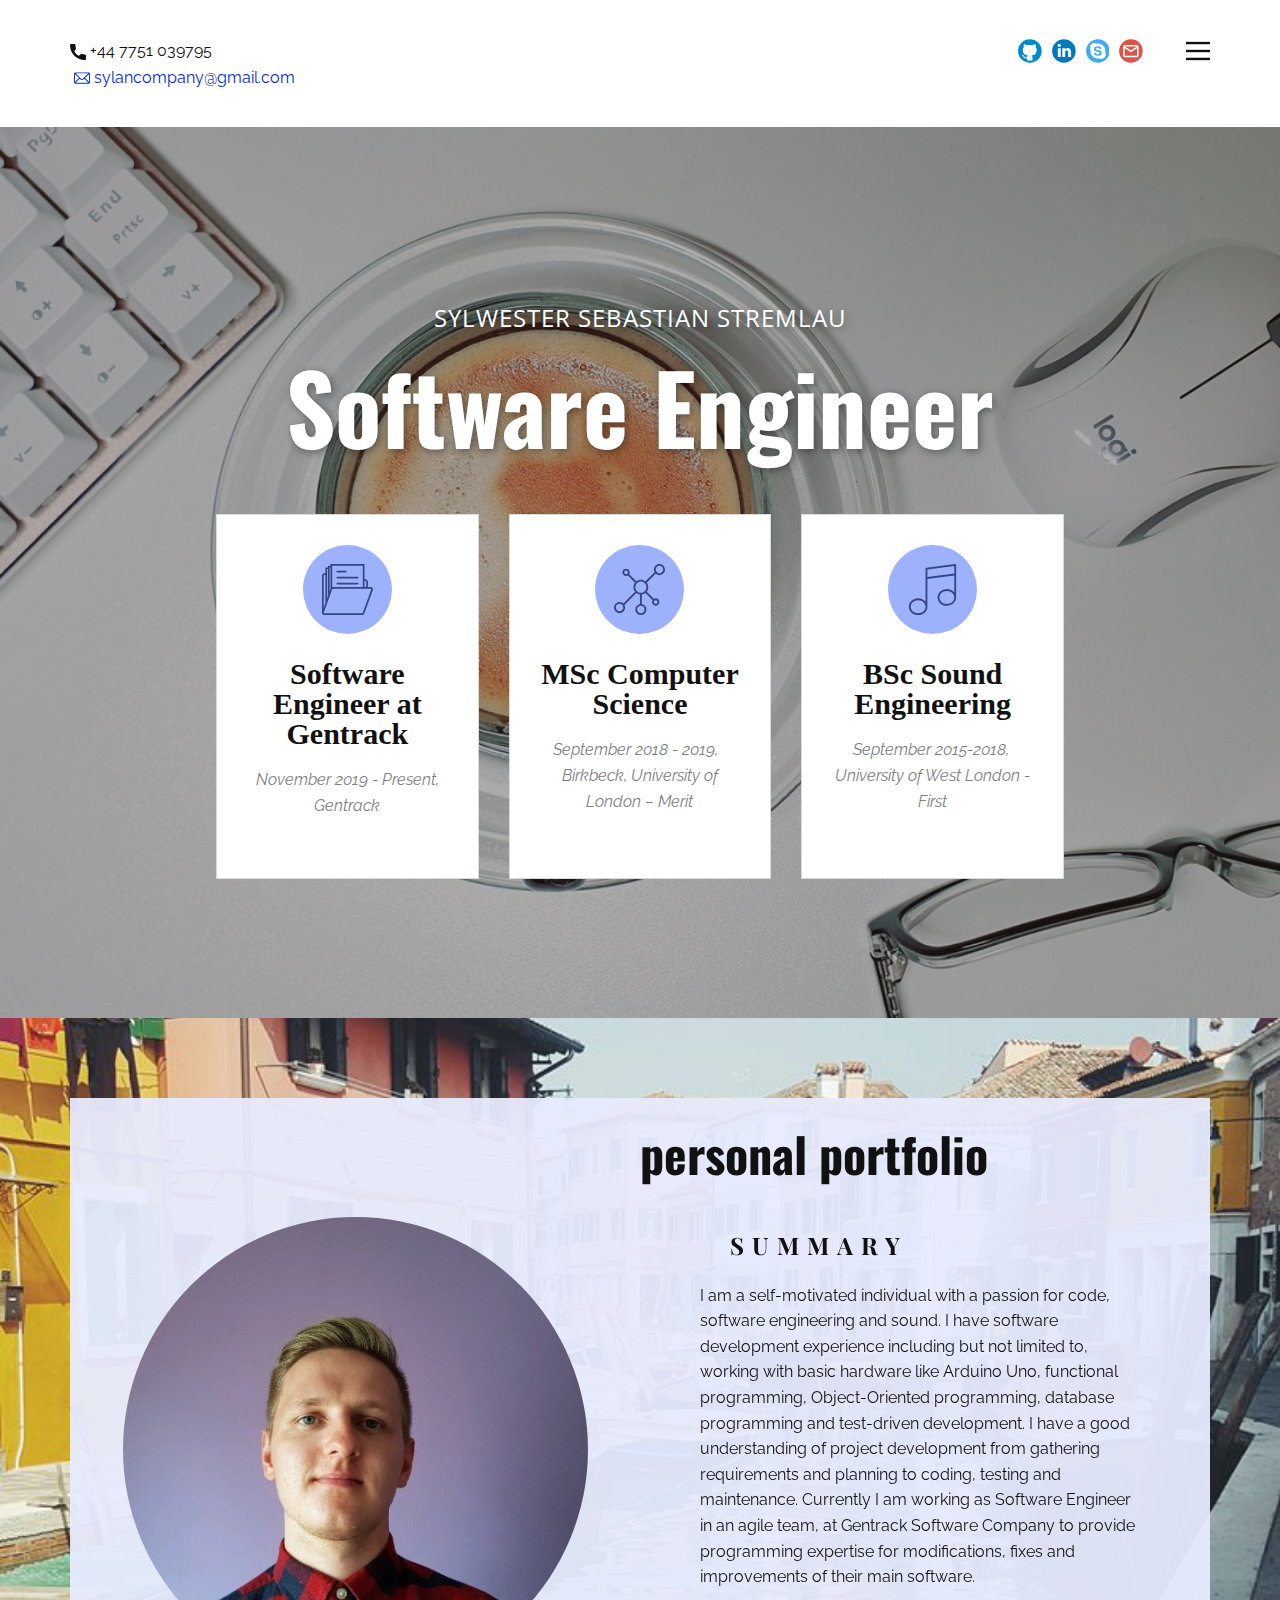
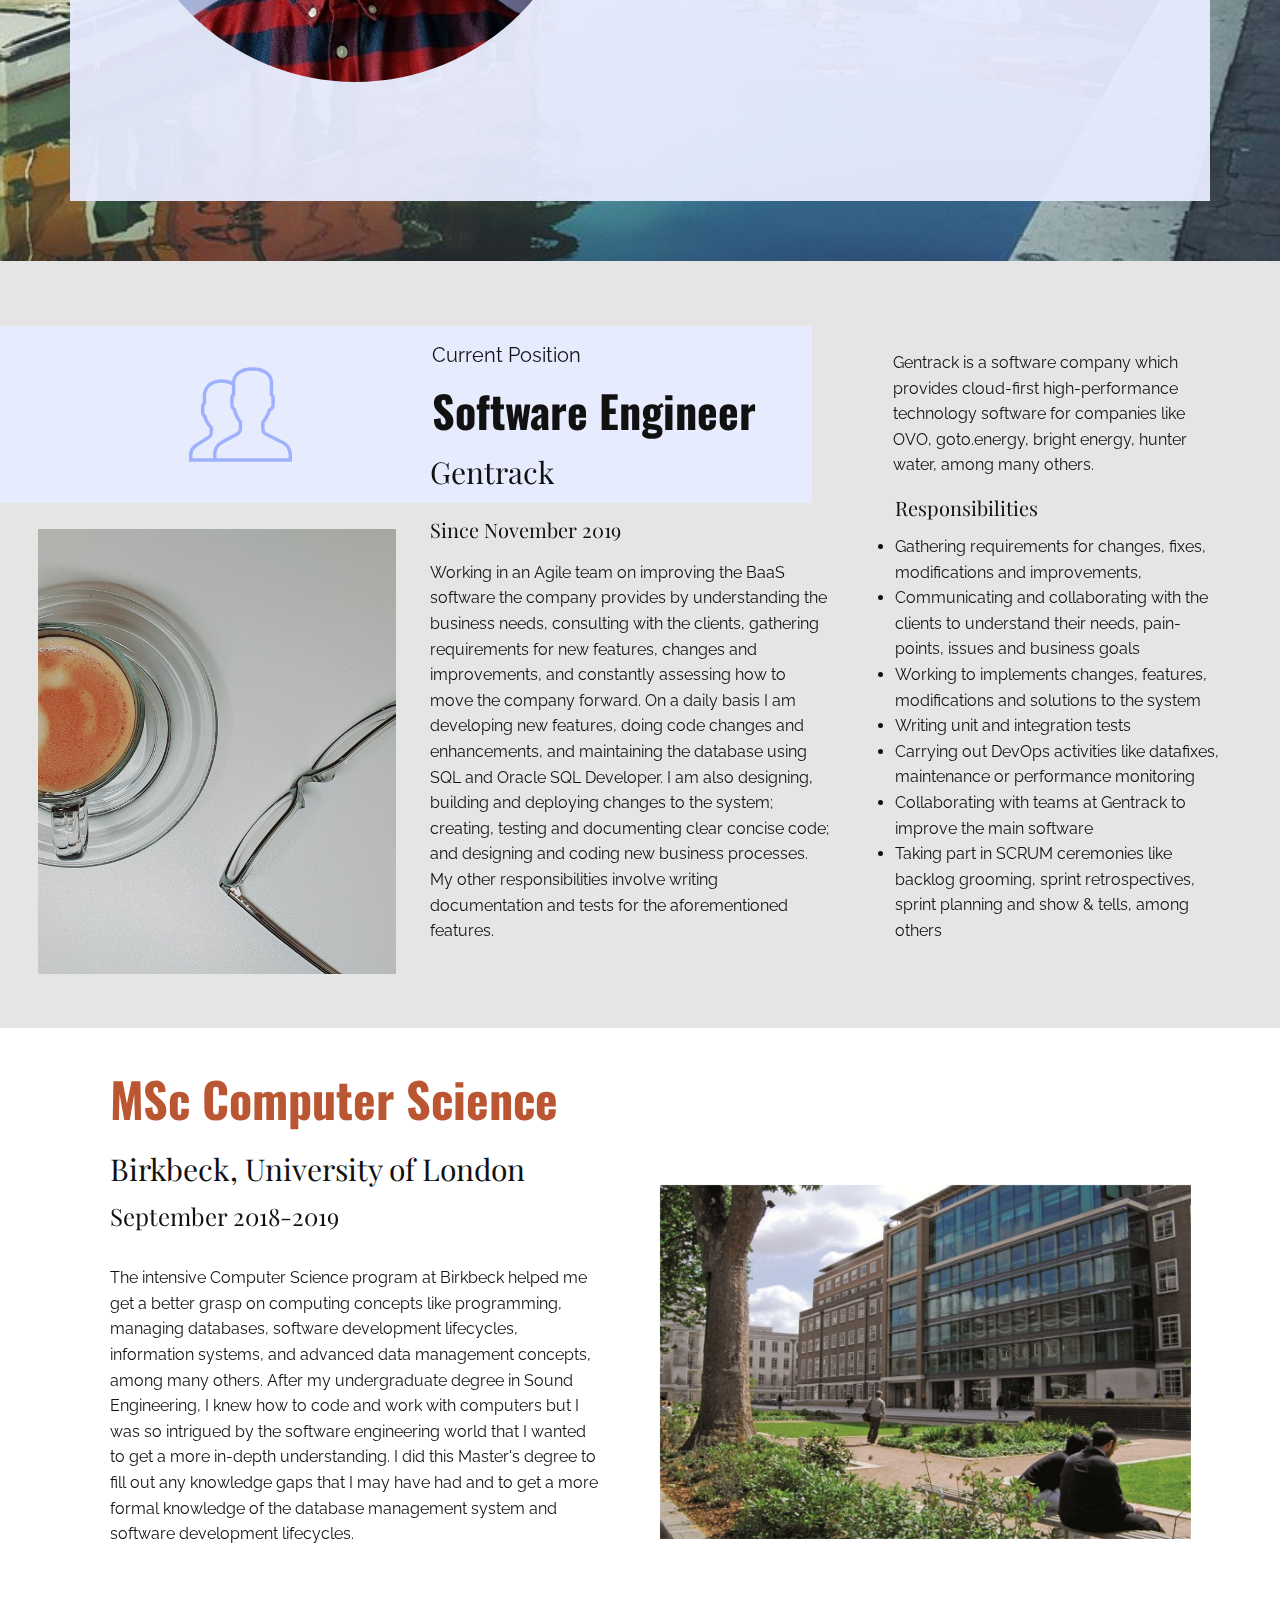
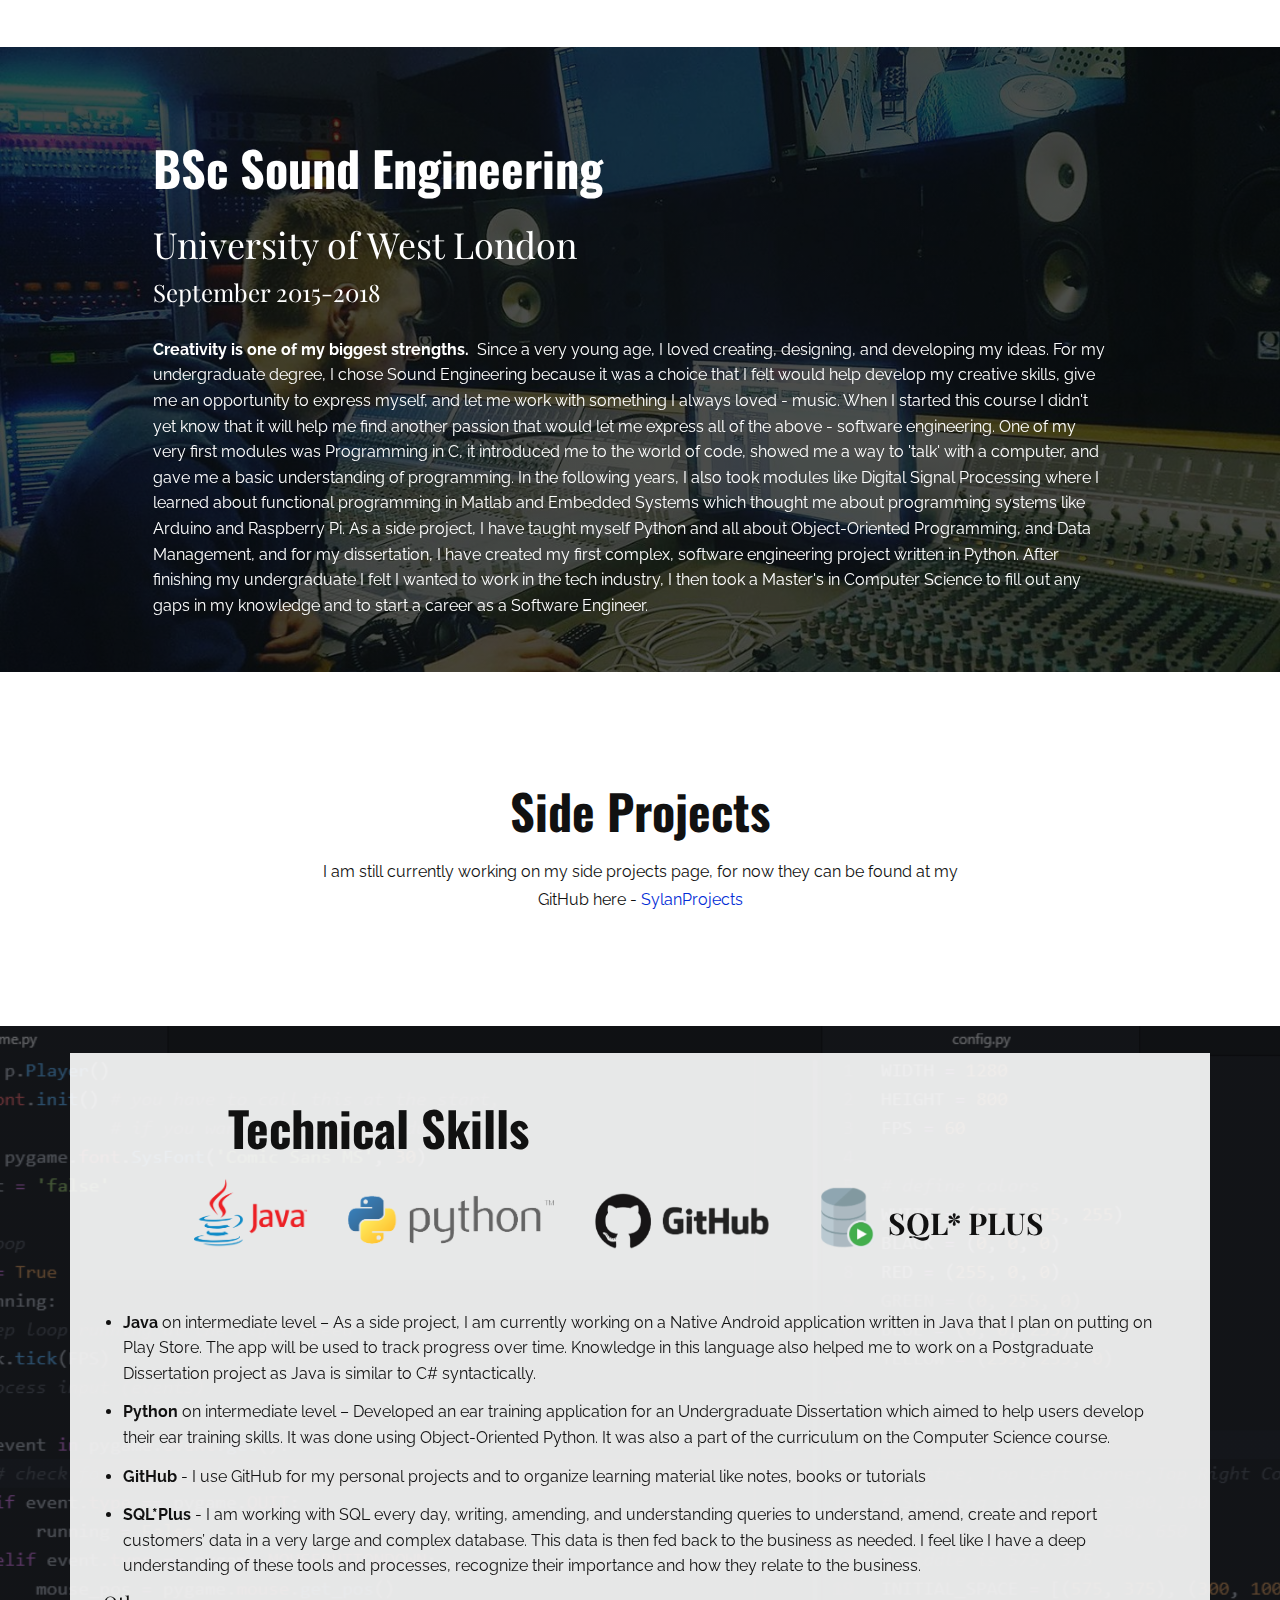
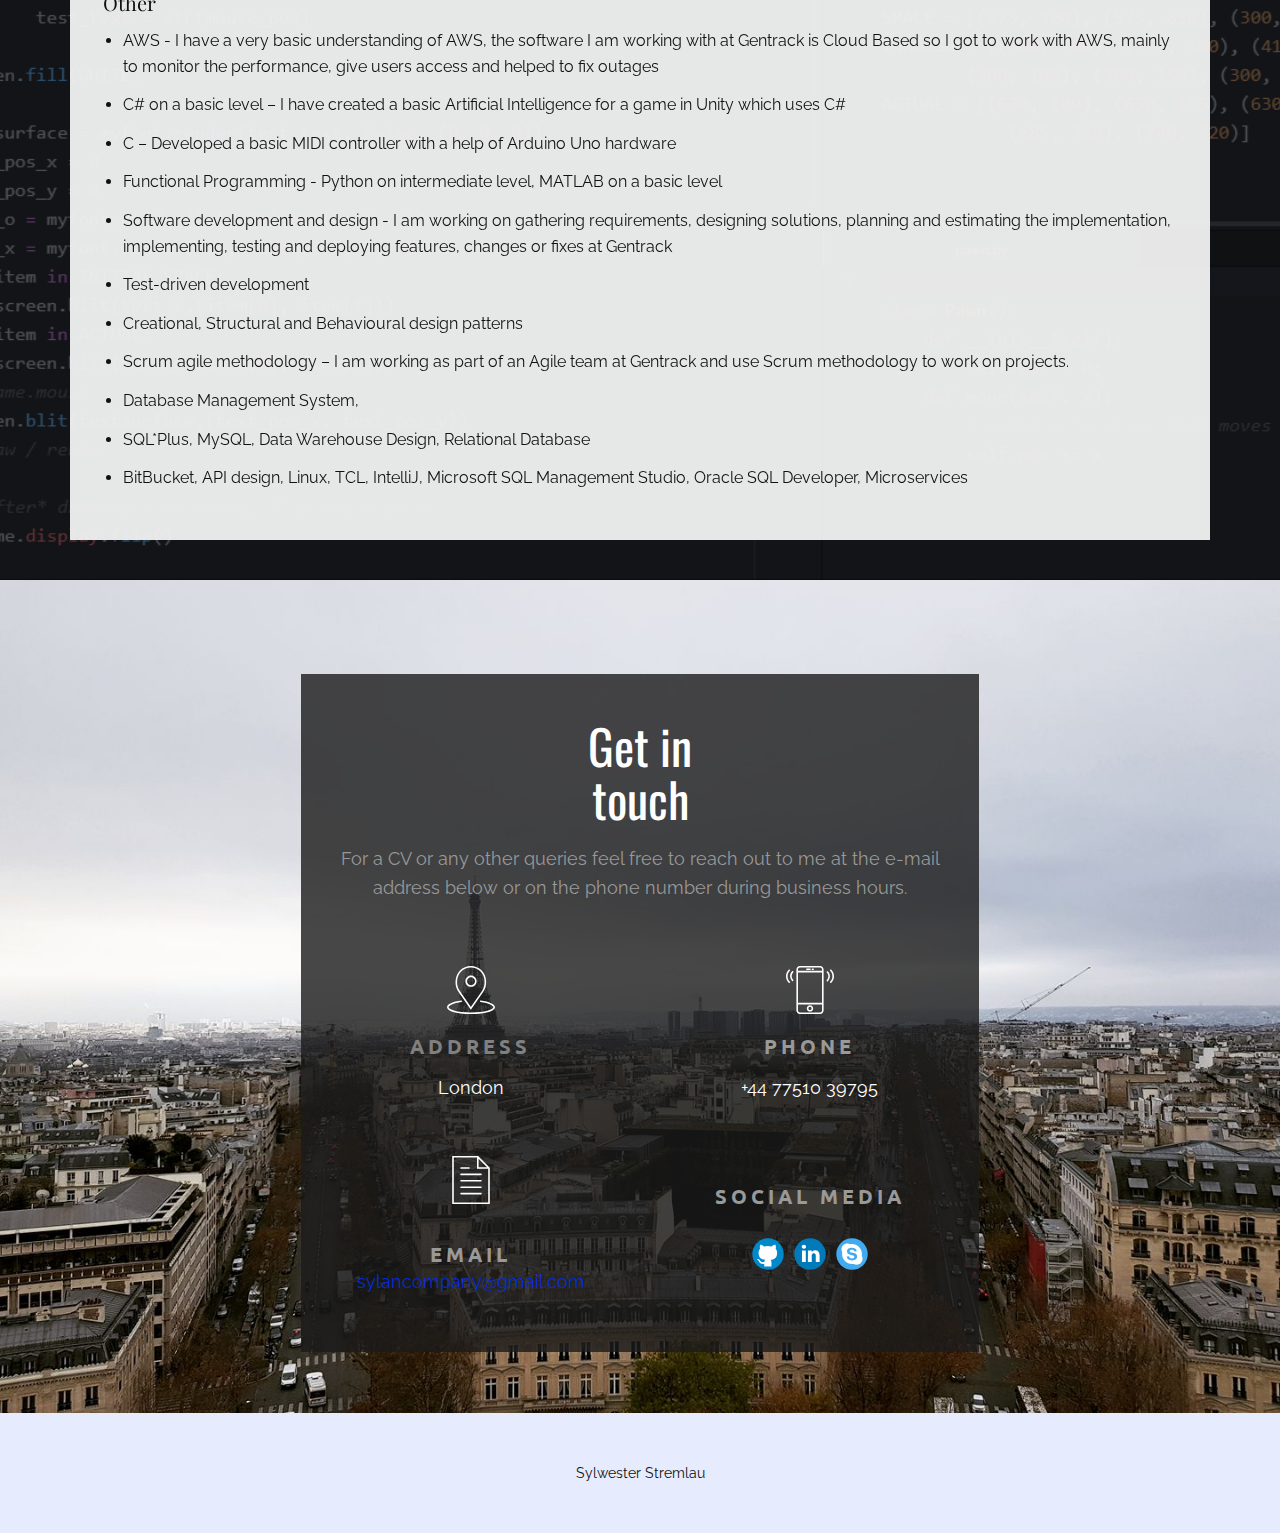
<file: Home.html>
<!DOCTYPE html>
<html style="font-size: 16px;">
  <head>
    <meta name="viewport" content="width=device-width, initial-scale=1.0">
    <meta charset="utf-8">
    <meta name="keywords" content="Sylwester Stremlau Personal Portfolio">
    <meta name="description" content="Sylwester Stremlau, Personal Portfolio, sylancompany@gmail.com">
    <meta name="page_type" content="np-template-header-footer-from-plugin">
    <title>Sylwester Stremlau - Personal Portfolio</title>
    <link rel="stylesheet" href="nicepage.css" media="screen">
<link rel="stylesheet" href="Home.css" media="screen">
    <script class="u-script" type="text/javascript" src="jquery.js" defer=""></script>
    <script class="u-script" type="text/javascript" src="nicepage.js" defer=""></script>
    <meta name="generator" content="Nicepage 3.10.2, nicepage.com">
    <link id="u-theme-google-font" rel="stylesheet" href="https://fonts.googleapis.com/css?family=Playfair+Display:400,400i,500,500i,600,600i,700,700i,800,800i,900,900i|Raleway:100,100i,200,200i,300,300i,400,400i,500,500i,600,600i,700,700i,800,800i,900,900i">
    <link id="u-page-google-font" rel="stylesheet" href="https://fonts.googleapis.com/css?family=Open+Sans:300,300i,400,400i,600,600i,700,700i,800,800i|Oswald:200,300,400,500,600,700|Oswald:200,300,400,500,600,700|Ubuntu:300,300i,400,400i,500,500i,700,700i">
    
    
    
    
    
    
    
    
    
    <script type="application/ld+json">{
		"@context": "http://schema.org",
		"@type": "Organization",
		"name": "",
		"url": "index.html",
		"sameAs": [
				"https://github.com/SylanProjects",
				"https://www.linkedin.com/in/sylwester-stremlau-72b725160/",
				"syl444n",
				"mailto:sylancompany@gmail.com?subject=I%20found%20you%20at%20www.sylwester-stremlau.com"
		]
}</script>
    <meta property="og:title" content="Sylwester Stremlau - Personal Portfolio">
    <meta property="og:type" content="website">
    <meta property="og:description" content="Sylwester Stremlau, Personal Portfolio, sylancompany@gmail.com">
    <meta name="theme-color" content="#022cd6">
    <link rel="canonical" href="index.html">
    <meta property="og:url" content="index.html">
  </head>
  <body class="u-body"><header class="u-clearfix u-header u-header" id="sec-8713"><div class="u-clearfix u-sheet u-valign-middle-lg u-valign-middle-md u-valign-middle-sm u-valign-middle-xl u-sheet-1">
        <nav class="u-align-left u-menu u-menu-dropdown u-offcanvas u-menu-1" data-responsive-from="XL">
          <div class="menu-collapse" style="font-size: 1rem;">
            <a class="u-button-style u-nav-link" href="#" style="font-size: calc(1em + 8px);">
              <svg class="u-svg-link" preserveAspectRatio="xMidYMin slice" viewBox="0 0 302 302" style=""><use xmlns:xlink="http://www.w3.org/1999/xlink" xlink:href="#svg-8a8f"></use></svg>
              <svg xmlns="http://www.w3.org/2000/svg" xmlns:xlink="http://www.w3.org/1999/xlink" version="1.1" id="svg-8a8f" x="0px" y="0px" viewBox="0 0 302 302" style="enable-background:new 0 0 302 302;" xml:space="preserve" class="u-svg-content"><g><rect y="36" width="302" height="30"></rect><rect y="236" width="302" height="30"></rect><rect y="136" width="302" height="30"></rect>
</g><g></g><g></g><g></g><g></g><g></g><g></g><g></g><g></g><g></g><g></g><g></g><g></g><g></g><g></g><g></g></svg>
            </a>
          </div>
          <div class="u-custom-menu u-nav-container">
            <ul class="u-nav u-spacing-30 u-unstyled u-nav-1"><li class="u-nav-item"><a class="u-border-2 u-border-active-palette-1-base u-border-hover-palette-1-base u-border-no-left u-border-no-right u-border-no-top u-button-style u-nav-link u-text-active-palette-1-base u-text-grey-90 u-text-hover-grey-90" href="Home.html" style="padding: 10px 0px;">Home</a>
</li><li class="u-nav-item"><a class="u-border-2 u-border-active-palette-1-base u-border-hover-palette-1-base u-border-no-left u-border-no-right u-border-no-top u-button-style u-nav-link u-text-active-palette-1-base u-text-grey-90 u-text-hover-grey-90" href="Projects.html" style="padding: 10px 0px;">Projects</a>
</li></ul>
          </div>
          <div class="u-custom-menu u-nav-container-collapse">
            <div class="u-align-center u-black u-container-style u-inner-container-layout u-opacity u-opacity-95 u-sidenav">
              <div class="u-sidenav-overflow">
                <div class="u-menu-close"></div>
                <ul class="u-align-center u-nav u-popupmenu-items u-unstyled u-nav-2"><li class="u-nav-item"><a class="u-button-style u-nav-link" href="Home.html" style="padding: 10px 0px;">Home</a>
</li><li class="u-nav-item"><a class="u-button-style u-nav-link" href="Projects.html" style="padding: 10px 0px;">Projects</a>
</li></ul>
              </div>
            </div>
            <div class="u-black u-menu-overlay u-opacity u-opacity-70"></div>
          </div>
        </nav>
        <div class="u-social-icons u-spacing-10 u-social-icons-1">
          <a class="u-social-url" target="_blank" title="Github" href="https://github.com/SylanProjects"><span class="u-icon u-icon-circle u-social-github u-social-icon u-icon-1"><svg class="u-svg-link" preserveAspectRatio="xMidYMin slice" viewBox="0 0 112 112" style=""><use xmlns:xlink="http://www.w3.org/1999/xlink" xlink:href="#svg-c900"></use></svg><svg class="u-svg-content" viewBox="0 0 112 112" x="0" y="0" id="svg-c900"><circle fill="currentColor" cx="56.1" cy="56.1" r="55"></circle><path fill="#FFFFFF" d="M88,51.3c0-5.5-1.9-10.2-5.3-13.7c0.6-1.3,2.3-6.5-0.5-13.5c0,0-4.2-1.4-14,5.3c-4.1-1.1-8.4-1.7-12.7-1.8
	c-4.3,0-8.7,0.6-12.7,1.8c-9.7-6.6-14-5.3-14-5.3c-2.8,7-1,12.2-0.5,13.5C25,41.2,23,45.7,23,51.3c0,19.6,11.9,23.9,23.3,25.2
	c-1.5,1.3-2.8,3.5-3.2,6.8c-3,1.3-10.2,3.6-14.9-4.3c0,0-2.7-4.9-7.8-5.3c0,0-5-0.1-0.4,3.1c0,0,3.3,1.6,5.6,7.5c0,0,3,9.1,17.2,6
	c0,4.3,0.1,8.3,0.1,9.5h25.2c0-1.7,0.1-7.2,0.1-14c0-4.7-1.7-7.9-3.4-9.4C76,75.2,88,70.9,88,51.3z"></path></svg></span>
          </a>
          <a class="u-social-url" target="_blank" title="LinkedIn" href="https://www.linkedin.com/in/sylwester-stremlau-72b725160/"><span class="u-icon u-icon-circle u-social-icon u-social-linkedin u-icon-2"><svg class="u-svg-link" preserveAspectRatio="xMidYMin slice" viewBox="0 0 112 112" style=""><use xmlns:xlink="http://www.w3.org/1999/xlink" xlink:href="#svg-c6fa"></use></svg><svg class="u-svg-content" viewBox="0 0 112 112" x="0" y="0" id="svg-c6fa"><circle fill="currentColor" cx="56.1" cy="56.1" r="55"></circle><path fill="#FFFFFF" d="M41.3,83.7H27.9V43.4h13.4V83.7z M34.6,37.9L34.6,37.9c-4.6,0-7.5-3.1-7.5-7c0-4,3-7,7.6-7s7.4,3,7.5,7
            C42.2,34.8,39.2,37.9,34.6,37.9z M89.6,83.7H76.2V62.2c0-5.4-1.9-9.1-6.8-9.1c-3.7,0-5.9,2.5-6.9,4.9c-0.4,0.9-0.4,2.1-0.4,3.3v22.5
            H48.7c0,0,0.2-36.5,0-40.3h13.4v5.7c1.8-2.7,5-6.7,12.1-6.7c8.8,0,15.4,5.8,15.4,18.1V83.7z"></path></svg></span>
          </a>
          <a class="u-social-url" target="_blank" title="Skype" href="syl444n"><span class="u-icon u-icon-circle u-social-icon u-social-skype u-icon-3"><svg class="u-svg-link" preserveAspectRatio="xMidYMin slice" viewBox="0 0 112 112" style=""><use xmlns:xlink="http://www.w3.org/1999/xlink" xlink:href="#svg-6ab5"></use></svg><svg class="u-svg-content" viewBox="0 0 112 112" x="0" y="0" id="svg-6ab5"><circle fill="currentColor" cx="56.1" cy="56.1" r="55"></circle><path fill="#FFFFFF" d="M56.3,78.5c-12.4,0-18-6.3-18-10.9c0-2.4,1.9-4,4.2-4c5.3,0,3.9,7.9,13.8,7.9c5,0,8-3,8-5.9
	c0-1.7-1-3.6-4.3-4.4l-11-2.8c-8.8-2.3-10.4-7.2-10.4-11.7c0-9.5,8.7-12.9,16.9-12.9c7.6,0,16.6,4.2,16.6,9.9c0,2.4-2,3.8-4.4,3.8
	c-4.5,0-3.8-6.3-12.8-6.3c-4.5,0-6.9,2.1-6.9,5.1c0,3,3.5,4,6.6,4.7l8.1,1.8c8.9,2,11.3,7.2,11.3,12.2C74,72.5,68,78.5,56.3,78.5
	 M90.3,62.2c0.3-2,0.5-4,0.5-6.1c0-19.3-15.6-35-34.8-35c-2.1,0-4.1,0.2-6,0.5c-3-1.7-6.5-2.7-10.2-2.7c-11.4,0-20.7,9.3-20.7,20.8
	c0,3.8,1,7.3,2.7,10.3c-0.3,2-0.5,4-0.5,6.1c0,19.3,15.6,35,34.8,35c2.1,0,4.1-0.2,6-0.5c3,1.7,6.5,2.7,10.2,2.7
	C83.8,93.3,93,84,93,72.5C93,68.7,92.1,65.2,90.3,62.2"></path></svg></span>
          </a>
          <a class="u-social-url" target="_blank" title="Email" href="mailto:sylancompany@gmail.com?subject=I%20found%20you%20at%20www.sylwester-stremlau.com"><span class="u-icon u-icon-circle u-social-email u-social-icon u-icon-4"><svg class="u-svg-link" preserveAspectRatio="xMidYMin slice" viewBox="0 0 112 112" style=""><use xmlns:xlink="http://www.w3.org/1999/xlink" xlink:href="#svg-a0a6"></use></svg><svg class="u-svg-content" viewBox="0 0 112 112" x="0" y="0" id="svg-a0a6"><circle fill="currentColor" cx="56.1" cy="56.1" r="55"></circle><path id="path3864" fill="#FFFFFF" d="M27.2,28h57.6c4,0,7.2,3.2,7.2,7.2l0,0v42.7c0,3.9-3.2,7.2-7.2,7.2l0,0H27.2
	c-4,0-7.2-3.2-7.2-7.2V35.2C20,31.1,23.2,28,27.2,28 M56,52.9l28.8-17.8H27.2L56,52.9 M27.2,77.7h57.6V43.5L56,61.3L27.2,43.5V77.7z
	"></path></svg></span>
          </a>
        </div>
        <a href="tel:+44 7751039795" class="u-active-none u-btn u-btn-rectangle u-button-style u-hover-none u-none u-text-body-color u-btn-1"><span class="u-icon"><svg class="u-svg-content" viewBox="0 0 405.333 405.333" x="0px" y="0px" style="width: 1em; height: 1em;"><path d="M373.333,266.88c-25.003,0-49.493-3.904-72.704-11.563c-11.328-3.904-24.192-0.896-31.637,6.699l-46.016,34.752    c-52.8-28.181-86.592-61.952-114.389-114.368l33.813-44.928c8.512-8.512,11.563-20.971,7.915-32.64    C142.592,81.472,138.667,56.96,138.667,32c0-17.643-14.357-32-32-32H32C14.357,0,0,14.357,0,32    c0,205.845,167.488,373.333,373.333,373.333c17.643,0,32-14.357,32-32V298.88C405.333,281.237,390.976,266.88,373.333,266.88z"></path></svg><img></span>&nbsp;+44 7751 039795
        </a>
        <p class="u-text u-text-1">
          <a class="u-active-none u-border-none u-btn u-button-link u-button-style u-hover-none u-none u-text-palette-1-base u-btn-2" href="mailto:sylancompany@gmail.com?subject=I%20found%20you%20at%20www.sylwester-stremlau.com"> &nbsp;<span class="u-icon u-icon-6"><svg class="u-svg-content" viewBox="0 0 512 512" x="0px" y="0px" style="width: 1em; height: 1em;"><g><g><path d="M467,76H45C20.137,76,0,96.262,0,121v270c0,24.885,20.285,45,45,45h422c24.655,0,45-20.03,45-45V121    C512,96.306,491.943,76,467,76z M460.698,106c-9.194,9.145-167.415,166.533-172.878,171.967c-8.5,8.5-19.8,13.18-31.82,13.18    s-23.32-4.681-31.848-13.208C220.478,274.284,64.003,118.634,51.302,106H460.698z M30,384.894V127.125L159.638,256.08L30,384.894z     M51.321,406l129.587-128.763l22.059,21.943c14.166,14.166,33,21.967,53.033,21.967c20.033,0,38.867-7.801,53.005-21.939    l22.087-21.971L460.679,406H51.321z M482,384.894L352.362,256.08L482,127.125V384.894z"></path>
</g>
</g></svg><img></span>&nbsp;sylancompany@gmail.com<br>
          </a>
        </p>
      </div></header> 
    <section class="u-align-left u-clearfix u-image u-shading u-typography-Normal--Introduction u-section-1" src="" id="sec-edf6" data-image-width="4032" data-image-height="1908">
      <h5 class="u-align-center u-custom-font u-font-open-sans u-text u-text-body-alt-color u-text-1">Sylwester sebastian stremlau</h5>
      <h1 class="u-align-center u-custom-font u-font-oswald u-text u-text-body-alt-color u-text-2">Software Engineer</h1>
      <div class="u-list u-repeater u-list-1">
        <div class="u-align-center u-border-1 u-border-grey-15 u-container-style u-list-item u-repeater-item u-white u-list-item-1">
          <div class="u-container-layout u-similar-container u-valign-top u-container-layout-1"><span class="u-align-center u-icon u-icon-circle u-palette-1-light-2 u-spacing-19 u-icon-1"><svg class="u-svg-link" preserveAspectRatio="xMidYMin slice" viewBox="0 0 60 60" style=""><use xmlns:xlink="http://www.w3.org/1999/xlink" xlink:href="#svg-b0fe"></use></svg><svg class="u-svg-content" viewBox="0 0 60 60" x="0px" y="0px" id="svg-b0fe" style="enable-background:new 0 0 60 60;"><g><path d="M57.49,27H54v-6.268C54,19.226,52.774,18,51.268,18H50V0H10v2H7v2H4v7H2.732C1.226,11,0,12.226,0,13.732v43.687l0.006,0
		c-0.005,0.563,0.17,1.114,0.522,1.575C1.018,59.634,1.76,60,2.565,60h44.759c1.157,0,2.175-0.78,2.449-1.813L60,30.149v-0.177
		C60,28.25,58.944,27,57.49,27z M51.268,20C51.672,20,52,20.328,52,20.732V27h-2v-7H51.268z M48,2v16v9H12.731
		c-0.233,0-0.457,0.039-0.674,0.098c-0.018,0.005-0.039,0.003-0.057,0.008V2H48z M10,4v25.585l-0.063,0.173L9,32.326V4H10z M6,6h1
		v31.81l-1,2.741V11V6z M2,13.732C2,13.328,2.329,13,2.732,13H4v32.943l-2,5.455V13.732z M47.868,57.584
		C47.803,57.829,47.579,58,47.324,58H2.565c-0.243,0-0.385-0.139-0.448-0.222c-0.063-0.082-0.16-0.256-0.123-0.408L4,51.87v0.001
		l3-8.225l0,0l3-8.225v0.003l1.932-5.301L12,29.938l0,0l0.16-0.439l0.026-0.082C12.252,29.172,12.477,29,12.731,29H48h2h4h3.49
		c0.379,0,0.477,0.546,0.501,0.819L47.868,57.584z"></path><path d="M18,17h24c0.552,0,1-0.447,1-1s-0.448-1-1-1H18c-0.552,0-1,0.447-1,1S17.448,17,18,17z"></path><path d="M18,10h10c0.552,0,1-0.447,1-1s-0.448-1-1-1H18c-0.552,0-1,0.447-1,1S17.448,10,18,10z"></path><path d="M18,24h24c0.552,0,1-0.447,1-1s-0.448-1-1-1H18c-0.552,0-1,0.447-1,1S17.448,24,18,24z"></path>
</g></svg></span>
            <h3 class="u-custom-font u-text u-text-3">
              <a class="u-btn u-button-link u-button-style u-none u-text-body-color u-btn-1" href="#">Software Engineer at Gentrack</a>
            </h3>
            <p class="u-text u-text-grey-50 u-text-4">November 2019 - Present,<br>Gentrack
            </p>
          </div>
        </div>
        <div class="u-align-center u-border-1 u-border-grey-15 u-container-style u-list-item u-repeater-item u-video-cover u-white">
          <div class="u-container-layout u-similar-container u-valign-top u-container-layout-2"><span class="u-align-center u-icon u-icon-circle u-palette-1-light-2 u-spacing-19 u-icon-2"><svg class="u-svg-link" preserveAspectRatio="xMidYMin slice" viewBox="0 0 55 55" style=""><use xmlns:xlink="http://www.w3.org/1999/xlink" xlink:href="#svg-d780"></use></svg><svg class="u-svg-content" viewBox="0 0 55 55" x="0px" y="0px" id="svg-d780" style="enable-background:new 0 0 55 55;"><path d="M49,0c-3.309,0-6,2.691-6,6c0,1.035,0.263,2.009,0.726,2.86l-9.829,9.829C32.542,17.634,30.846,17,29,17
	s-3.542,0.634-4.898,1.688l-7.669-7.669C16.785,10.424,17,9.74,17,9c0-2.206-1.794-4-4-4S9,6.794,9,9s1.794,4,4,4
	c0.74,0,1.424-0.215,2.019-0.567l7.669,7.669C21.634,21.458,21,23.154,21,25s0.634,3.542,1.688,4.897L10.024,42.562
	C8.958,41.595,7.549,41,6,41c-3.309,0-6,2.691-6,6s2.691,6,6,6s6-2.691,6-6c0-1.035-0.263-2.009-0.726-2.86l12.829-12.829
	c1.106,0.86,2.44,1.436,3.898,1.619v10.16c-2.833,0.478-5,2.942-5,5.91c0,3.309,2.691,6,6,6s6-2.691,6-6c0-2.967-2.167-5.431-5-5.91
	v-10.16c1.458-0.183,2.792-0.759,3.898-1.619l7.669,7.669C41.215,39.576,41,40.26,41,41c0,2.206,1.794,4,4,4s4-1.794,4-4
	s-1.794-4-4-4c-0.74,0-1.424,0.215-2.019,0.567l-7.669-7.669C36.366,28.542,37,26.846,37,25s-0.634-3.542-1.688-4.897l9.665-9.665
	C46.042,11.405,47.451,12,49,12c3.309,0,6-2.691,6-6S52.309,0,49,0z M11,9c0-1.103,0.897-2,2-2s2,0.897,2,2s-0.897,2-2,2
	S11,10.103,11,9z M6,51c-2.206,0-4-1.794-4-4s1.794-4,4-4s4,1.794,4,4S8.206,51,6,51z M33,49c0,2.206-1.794,4-4,4s-4-1.794-4-4
	s1.794-4,4-4S33,46.794,33,49z M29,31c-3.309,0-6-2.691-6-6s2.691-6,6-6s6,2.691,6,6S32.309,31,29,31z M47,41c0,1.103-0.897,2-2,2
	s-2-0.897-2-2s0.897-2,2-2S47,39.897,47,41z M49,10c-2.206,0-4-1.794-4-4s1.794-4,4-4s4,1.794,4,4S51.206,10,49,10z"></path></svg></span>
            <h3 class="u-custom-font u-text u-text-5">
              <a class="u-active-none u-border-none u-btn u-button-link u-button-style u-hover-none u-none u-text-body-color u-btn-2" href="#">MSc Computer Science</a>
            </h3>
            <p class="u-text u-text-grey-50 u-text-6">September 2018 - 2019,&nbsp;&nbsp;<br>Birkbeck, University of London – Merit
            </p>
          </div>
        </div>
        <div class="u-align-center u-border-1 u-border-grey-15 u-container-style u-list-item u-repeater-item u-video-cover u-white">
          <div class="u-container-layout u-similar-container u-valign-top u-container-layout-3"><span class="u-align-center u-icon u-icon-circle u-palette-1-light-2 u-spacing-19 u-icon-3"><svg class="u-svg-link" preserveAspectRatio="xMidYMin slice" viewBox="0 0 55 55" style=""><use xmlns:xlink="http://www.w3.org/1999/xlink" xlink:href="#svg-f627"></use></svg><svg class="u-svg-content" viewBox="0 0 55 55" x="0px" y="0px" id="svg-f627" style="enable-background:new 0 0 55 55;"><path d="M52.66,0.249c-0.216-0.189-0.501-0.275-0.789-0.241l-31,4.011C20.373,4.084,20,4.507,20,5.01v6.017v4.212v25.384
	C18.174,38.428,15.273,37,12,37c-5.514,0-10,4.037-10,9s4.486,9,10,9s10-4.037,10-9c0-0.232-0.019-0.46-0.039-0.687
	C21.974,45.248,22,45.189,22,45.121V16.118l29-3.753v18.257C49.174,28.428,46.273,27,43,27c-5.514,0-10,4.037-10,9s4.486,9,10,9
	c5.464,0,9.913-3.966,9.993-8.867c0-0.013,0.007-0.024,0.007-0.037V11.227V7.016V1C53,0.712,52.876,0.438,52.66,0.249z M12,53
	c-4.411,0-8-3.141-8-7s3.589-7,8-7s8,3.141,8,7S16.411,53,12,53z M43,43c-4.411,0-8-3.141-8-7s3.589-7,8-7s8,3.141,8,7
	S47.411,43,43,43z M22,14.101v-3.074V5.889l29-3.752v4.879v3.332L22,14.101z"></path></svg></span>
            <h3 class="u-custom-font u-text u-text-7">
              <a class="u-active-none u-border-none u-btn u-button-link u-button-style u-hover-none u-none u-text-body-color u-btn-3" href="#">BSc Sound Engineering</a>
            </h3>
            <p class="u-text u-text-grey-50 u-text-8">September 2015-2018,&nbsp;<br>University of West London - First
            </p>
          </div>
        </div>
      </div>
    </section>
    <section class="u-align-right u-clearfix u-image u-section-2" id="carousel_73c0" data-image-width="810" data-image-height="1440">
      <div class="u-clearfix u-sheet u-valign-middle-lg u-valign-middle-md u-valign-middle-sm u-valign-middle-xs u-sheet-1">
        <div class="u-clearfix u-expanded-width u-layout-wrap u-layout-wrap-1">
          <div class="u-layout">
            <div class="u-layout-row">
              <div class="u-align-center-sm u-align-center-xs u-container-style u-layout-cell u-left-cell u-opacity u-opacity-95 u-palette-1-light-3 u-shape-rectangle u-size-30 u-layout-cell-1">
                <div class="u-container-layout u-valign-middle-xl u-container-layout-1">
                  <div class="u-expanded-width-md u-expanded-width-sm u-expanded-width-xs u-image u-image-circle u-image-1" data-image-width="500" data-image-height="500" data-animation-name="rotateIn" data-animation-duration="1000" data-animation-delay="0" data-animation-direction=""></div>
                </div>
              </div>
              <div class="u-container-style u-layout-cell u-opacity u-opacity-95 u-palette-1-light-3 u-right-cell u-size-30 u-layout-cell-2">
                <div class="u-container-layout u-valign-top-lg u-valign-top-md u-valign-top-sm u-valign-top-xl u-container-layout-2">
                  <h1 class="u-text u-text-1" data-animation-name="fadeIn" data-animation-duration="1000" data-animation-delay="0">personal portfolio</h1>
                  <h4 class="u-align-left u-text u-text-2" data-animation-name="fadeIn" data-animation-duration="1000" data-animation-delay="0">Summary</h4>
                  <p class="u-align-left u-text u-text-3" data-animation-name="fadeIn" data-animation-duration="1000" data-animation-delay="0">I
am a self-motivated individual with a passion for code, software engineering
and sound. I have software development experience including but not limited to,
working with basic hardware like Arduino Uno, functional programming,
Object-Oriented programming, database programming and test-driven development.
I have a good understanding of project development from gathering requirements
and planning to coding, testing and maintenance. Currently I am working as Software Engineer
in an agile team, at Gentrack Software Company to provide programming expertise
for modifications, fixes and improvements of their main software.&nbsp;</p>
                </div>
              </div>
            </div>
          </div>
        </div>
      </div>
    </section>
    <section class="u-clearfix u-grey-10 u-valign-middle-xs u-section-3" id="carousel_9c4e">
      <div class="u-palette-1-light-3 u-shape u-shape-rectangle u-shape-1"></div>
      <div class="u-clearfix u-gutter-4 u-layout-wrap u-layout-wrap-1">
        <div class="u-layout">
          <div class="u-layout-row">
            <div class="u-size-18 u-size-60-md">
              <div class="u-layout-col">
                <div class="u-container-style u-hidden-md u-hidden-sm u-hidden-xs u-layout-cell u-size-20 u-layout-cell-1" data-animation-name="fadeIn" data-animation-duration="1000" data-animation-delay="0">
                  <div class="u-container-layout u-container-layout-1"><span class="u-icon u-icon-circle u-icon-1"><svg class="u-svg-link" preserveAspectRatio="xMidYMin slice" viewBox="0 0 60 60" style=""><use xmlns:xlink="http://www.w3.org/1999/xlink" xlink:href="#svg-df8c"></use></svg><svg class="u-svg-content" viewBox="0 0 60 60" x="0px" y="0px" id="svg-df8c" style="enable-background:new 0 0 60 60;"><path d="M55.014,45.389l-9.553-4.776C44.56,40.162,44,39.256,44,38.248v-3.381c0.229-0.28,0.47-0.599,0.719-0.951
	c1.239-1.75,2.232-3.698,2.954-5.799C49.084,27.47,50,26.075,50,24.5v-4c0-0.963-0.36-1.896-1-2.625v-5.319
	c0.056-0.55,0.276-3.824-2.092-6.525C44.854,3.688,41.521,2.5,37,2.5s-7.854,1.188-9.908,3.53c-1.435,1.637-1.918,3.481-2.064,4.805
	C23.314,9.949,21.294,9.5,19,9.5c-10.389,0-10.994,8.855-11,9v4.579c-0.648,0.706-1,1.521-1,2.33v3.454
	c0,1.079,0.483,2.085,1.311,2.765c0.825,3.11,2.854,5.46,3.644,6.285v2.743c0,0.787-0.428,1.509-1.171,1.915l-6.653,4.173
	C1.583,48.134,0,50.801,0,53.703V57.5h14h2h44v-4.043C60,50.019,58.089,46.927,55.014,45.389z M14,53.262V55.5H2v-1.797
	c0-2.17,1.184-4.164,3.141-5.233l6.652-4.173c1.333-0.727,2.161-2.121,2.161-3.641v-3.591l-0.318-0.297
	c-0.026-0.024-2.683-2.534-3.468-5.955l-0.091-0.396l-0.342-0.22C9.275,29.899,9,29.4,9,28.863v-3.454
	c0-0.36,0.245-0.788,0.671-1.174L10,23.938l-0.002-5.38C10.016,18.271,10.537,11.5,19,11.5c2.393,0,4.408,0.553,6,1.644v4.731
	c-0.64,0.729-1,1.662-1,2.625v4c0,0.304,0.035,0.603,0.101,0.893c0.027,0.116,0.081,0.222,0.118,0.334
	c0.055,0.168,0.099,0.341,0.176,0.5c0.001,0.002,0.002,0.003,0.003,0.005c0.256,0.528,0.629,1,1.099,1.377
	c0.005,0.019,0.011,0.036,0.016,0.054c0.06,0.229,0.123,0.457,0.191,0.68l0.081,0.261c0.014,0.046,0.031,0.093,0.046,0.139
	c0.035,0.108,0.069,0.215,0.105,0.321c0.06,0.175,0.123,0.356,0.196,0.553c0.031,0.082,0.065,0.156,0.097,0.237
	c0.082,0.209,0.164,0.411,0.25,0.611c0.021,0.048,0.039,0.1,0.06,0.147l0.056,0.126c0.026,0.058,0.053,0.11,0.079,0.167
	c0.098,0.214,0.194,0.421,0.294,0.621c0.016,0.032,0.031,0.067,0.047,0.099c0.063,0.125,0.126,0.243,0.189,0.363
	c0.108,0.206,0.214,0.4,0.32,0.588c0.052,0.092,0.103,0.182,0.154,0.269c0.144,0.246,0.281,0.472,0.414,0.682
	c0.029,0.045,0.057,0.092,0.085,0.135c0.242,0.375,0.452,0.679,0.626,0.916c0.046,0.063,0.086,0.117,0.125,0.17
	c0.022,0.029,0.052,0.071,0.071,0.097v3.309c0,0.968-0.528,1.856-1.377,2.32l-2.646,1.443l-0.461-0.041l-0.188,0.395l-5.626,3.069
	C15.801,46.924,14,49.958,14,53.262z M58,55.5H16v-2.238c0-2.571,1.402-4.934,3.659-6.164l8.921-4.866
	C30.073,41.417,31,39.854,31,38.155v-4.018v-0.001l-0.194-0.232l-0.038-0.045c-0.002-0.003-0.064-0.078-0.165-0.21
	c-0.006-0.008-0.012-0.016-0.019-0.024c-0.053-0.069-0.115-0.152-0.186-0.251c-0.001-0.002-0.002-0.003-0.003-0.005
	c-0.149-0.207-0.336-0.476-0.544-0.8c-0.005-0.007-0.009-0.015-0.014-0.022c-0.098-0.153-0.202-0.32-0.308-0.497
	c-0.008-0.013-0.016-0.026-0.024-0.04c-0.226-0.379-0.466-0.808-0.705-1.283c0,0-0.001-0.001-0.001-0.002
	c-0.127-0.255-0.254-0.523-0.378-0.802l0,0c-0.017-0.039-0.035-0.077-0.052-0.116h0c-0.055-0.125-0.11-0.256-0.166-0.391
	c-0.02-0.049-0.04-0.1-0.06-0.15c-0.052-0.131-0.105-0.263-0.161-0.414c-0.102-0.272-0.198-0.556-0.29-0.849l-0.055-0.178
	c-0.006-0.02-0.013-0.04-0.019-0.061c-0.094-0.316-0.184-0.639-0.26-0.971l-0.091-0.396l-0.341-0.22
	C26.346,25.803,26,25.176,26,24.5v-4c0-0.561,0.238-1.084,0.67-1.475L27,18.728V12.5v-0.354l-0.027-0.021
	c-0.034-0.722,0.009-2.935,1.623-4.776C30.253,5.458,33.081,4.5,37,4.5c3.905,0,6.727,0.951,8.386,2.828
	c1.947,2.201,1.625,5.017,1.623,5.041L47,18.728l0.33,0.298C47.762,19.416,48,19.939,48,20.5v4c0,0.873-0.572,1.637-1.422,1.899
	l-0.498,0.153l-0.16,0.495c-0.669,2.081-1.622,4.003-2.834,5.713c-0.297,0.421-0.586,0.794-0.837,1.079L42,34.123v4.125
	c0,1.77,0.983,3.361,2.566,4.153l9.553,4.776C56.513,48.374,58,50.78,58,53.457V55.5z"></path></svg></span>
                  </div>
                </div>
                <div class="u-container-style u-effect-hover-zoom u-layout-cell u-shading u-size-40 u-layout-cell-2" data-image-width="1980" data-image-height="1320">
                  <div class="u-background-effect u-expanded">
                    <div class="u-background-effect-image u-expanded u-image u-image-1" data-image-width="4032" data-image-height="1908"></div>
                  </div>
                  <div class="u-container-layout u-container-layout-2"></div>
                </div>
              </div>
            </div>
            <div class="u-size-23 u-size-30-md">
              <div class="u-layout-col">
                <div class="u-container-style u-layout-cell u-size-60 u-layout-cell-3" data-animation-name="fadeIn" data-animation-duration="1000" data-animation-delay="0">
                  <div class="u-container-layout u-container-layout-3">
                    <p class="u-large-text u-text u-text-variant u-text-1">Current Position</p>
                    <h3 class="u-custom-font u-font-oswald u-text u-text-2" data-animation-name="fadeIn" data-animation-duration="1000" data-animation-delay="0">Software Engineer&nbsp;</h3>
                    <h3 class="u-text u-text-3">Gentrack</h3>
                    <h5 class="u-text u-text-4">S<span style="font-weight: 400;"></span>ince November 2019
                    </h5>
                    <p class="u-align-left u-text u-text-5">Working
in an Agile team on
improving the BaaS software the company provides by understanding the business
needs, consulting with the clients, gathering requirements for new features,
changes and improvements, and constantly assessing how to move the company
forward. On a daily basis I am developing new features, doing code changes and
enhancements, and maintaining the database using SQL and Oracle SQL Developer.
I am also designing, building and deploying changes to the system; creating,
testing and documenting clear concise code; and designing and coding new
business processes. My other responsibilities involve writing documentation and
tests for the aforementioned features.</p>
                  </div>
                </div>
              </div>
            </div>
            <div class="u-size-19 u-size-30-md">
              <div class="u-layout-col">
                <div class="u-align-left u-container-style u-layout-cell u-size-20 u-layout-cell-4">
                  <div class="u-container-layout u-valign-bottom-xl u-container-layout-4">
                    <p class="u-text u-text-6" data-animation-name="fadeIn" data-animation-duration="1000" data-animation-delay="0">Gentrack is a software company which provides cloud-first high-performance technology software for companies like OVO, goto.energy, bright energy, hunter&nbsp; water, among many others.</p>
                  </div>
                </div>
                <div class="u-align-left u-container-style u-layout-cell u-size-40 u-layout-cell-5">
                  <div class="u-container-layout u-container-layout-5">
                    <h5 class="u-text u-text-7">Responsibilities</h5>
                    <ul class="u-text u-text-8" data-animation-name="fadeIn" data-animation-duration="1000" data-animation-delay="0">
                      <li>Gathering requirements for changes, fixes, modifications and improvements​,</li>
                      <li>Communicating and collaborating with the clients to understand their needs, pain-points, issues and business goals</li>
                      <li>Working to implements changes, features, modifications and solutions to the system</li>
                      <li>Writing unit and integration tests</li>
                      <li>Carrying out DevOps activities like datafixes, maintenance or performance monitoring</li>
                      <li>Collaborating with teams at Gentrack to improve the main software</li>
                      <li>Taking part in SCRUM ceremonies like backlog grooming, sprint retrospectives, sprint planning and show &amp; tells, among others</li>
                    </ul>
                  </div>
                </div>
              </div>
            </div>
          </div>
        </div>
      </div>
    </section>
    <section class="u-clearfix u-white u-section-4" id="carousel_1297">
      <div class="u-clearfix u-sheet u-sheet-1">
        <div class="u-clearfix u-expanded-width u-layout-wrap u-layout-wrap-1">
          <div class="u-layout">
            <div class="u-layout-row">
              <div class="u-align-left u-container-style u-layout-cell u-right-cell u-size-30 u-layout-cell-1">
                <div class="u-container-layout u-container-layout-1">
                  <h1 class="u-text u-text-palette-2-dark-1 u-text-1" data-animation-name="fadeIn" data-animation-duration="1000" data-animation-delay="0">MSc Computer Science</h1>
                  <h3 class="u-text u-text-2">Birkbeck, University of London</h3>
                  <h4 class="u-text u-text-3" data-animation-name="fadeIn" data-animation-duration="1000" data-animation-delay="0">September 2018-2019</h4>
                  <p class="u-text u-text-4" data-animation-name="fadeIn" data-animation-duration="1000" data-animation-delay="0">The intensive Computer Science program at Birkbeck helped me get a better grasp on computing concepts like programming, managing databases, software development lifecycles, information systems, and advanced data management concepts, among many others. After my undergraduate degree in Sound Engineering, I knew how to code and work with computers but I was so intrigued by the software engineering world that I wanted to get a more in-depth understanding. I did this Master's degree to fill out any knowledge gaps that I may have had and to get a more formal knowledge of the database management system and software development lifecycles.&nbsp;</p>
                </div>
              </div>
              <div class="u-container-style u-layout-cell u-left-cell u-size-30 u-layout-cell-2">
                <div class="u-container-layout u-valign-top-xs u-container-layout-2">
                  <img src="images/1411023084php0V64wC.jpeg" alt="" class="u-expanded-width-xs u-image u-image-default u-image-1" data-image-width="600" data-image-height="400" data-animation-name="fadeIn" data-animation-duration="1000" data-animation-delay="0">
                </div>
              </div>
            </div>
          </div>
        </div>
      </div>
    </section>
    <section class="u-clearfix u-image u-shading u-section-5" id="carousel_4970" data-image-width="1440" data-image-height="907">
      <div class="u-clearfix u-sheet u-sheet-1">
        <div class="u-clearfix u-gutter-36 u-layout-wrap u-layout-wrap-1">
          <div class="u-gutter-0 u-layout">
            <div class="u-layout-row">
              <div class="u-container-style u-layout-cell u-size-60 u-layout-cell-1">
                <div class="u-container-layout u-container-layout-1">
                  <h1 class="u-text u-text-1" data-animation-name="fadeIn" data-animation-duration="1000" data-animation-delay="0">BSc Sound Engineering</h1>
                  <h2 class="u-text u-text-2" data-animation-name="fadeIn" data-animation-duration="1000" data-animation-delay="0">University of West London</h2>
                  <h4 class="u-text u-text-3" data-animation-name="fadeIn" data-animation-duration="1000" data-animation-delay="0">September 2015-2018</h4>
                  <p class="u-text u-text-4" data-animation-name="fadeIn" data-animation-duration="1000" data-animation-delay="0">
                    <span style="font-weight: 700;">Creativity is one of my biggest strengths.</span>&nbsp; Since a very young age, I loved creating, designing, and developing my ideas. For my undergraduate degree, I chose Sound Engineering because it was a choice that I felt would help develop my creative skills, give me an opportunity to express myself, and let me work with something I always loved - music. When I started this course I didn't yet know that it will help me find another passion that would let me express all of the above - software engineering. One of my very first modules was Programming in C, it introduced me to the world of code, showed me a way to 'talk' with a computer, and gave me a basic understanding of programming. In the following years, I also took modules like Digital Signal Processing where I learned about functional programming in Matlab and Embedded Systems which thought me about programming systems like Arduino and Raspberry Pi. As a side project, I have taught myself Python and all about Object-Oriented Programming, and Data Management, and for my dissertation, I have created my first complex, software engineering project written in Python. After finishing my undergraduate I felt I wanted to work in the tech industry, I then took a Master's in Computer Science to fill out any gaps in my knowledge and to start a career as a Software Engineer.
                  </p>
                </div>
              </div>
            </div>
          </div>
        </div>
      </div>
    </section>
    <section class="u-align-center u-clearfix u-section-6" id="sec-862c">
      <div class="u-clearfix u-sheet u-sheet-1">
        <h1 class="u-text u-text-1">Side Projects</h1>
        <p class="u-text u-text-2">I am still currently working on my side projects page, for now they can be found at my GitHub here -&nbsp;<a href="https://github.com/SylanProjects" class="u-active-none u-border-none u-btn u-button-link u-button-style u-hover-none u-none u-text-palette-1-base u-btn-1">SylanProjects</a>
        </p>
      </div>
    </section>
    <section class="u-clearfix u-image u-shading u-section-7" id="carousel_08d0" data-image-width="1914" data-image-height="962">
      <div class="u-clearfix u-sheet u-sheet-1">
        <div class="u-clearfix u-expanded-width u-layout-wrap u-layout-wrap-1">
          <div class="u-gutter-0 u-layout">
            <div class="u-layout-col">
              <div class="u-container-style u-layout-cell u-opacity u-opacity-90 u-size-30 u-white u-layout-cell-1">
                <div class="u-container-layout u-container-layout-1">
                  <h1 class="u-text u-text-1" data-animation-name="fadeIn" data-animation-duration="1000" data-animation-delay="0">Technical Skills<span style="font-weight: 700;"></span>
                  </h1>
                  <img src="images/Java-Logo.png" alt="" class="u-image u-image-default u-image-1" data-image-width="4000" data-image-height="2500" data-animation-name="fadeIn" data-animation-duration="1000" data-animation-delay="0">
                  <img src="images/python-logo-master-v3-TM-flattened-removebg-preview.png" alt="" class="u-image u-image-default u-image-2" data-image-width="601" data-image-height="203" data-animation-name="fadeIn" data-animation-duration="1000" data-animation-delay="0">
                  <img src="images/github_PNG15.png" alt="" class="u-image u-image-default u-image-3" data-image-width="1150" data-image-height="465" data-animation-name="fadeIn" data-animation-duration="1000" data-animation-delay="0">
                  <h3 class="u-text u-text-2" data-animation-name="fadeIn" data-animation-duration="1000" data-animation-delay="0">SQL* PLUS</h3>
                  <img src="images/1200px-Oracle_SQL_Developer_logo.svg.png" alt="" class="u-image u-image-default u-image-4" data-image-width="1200" data-image-height="1362" data-animation-name="fadeIn" data-animation-duration="1000" data-animation-delay="0">
                </div>
              </div>
              <div class="u-container-style u-grey-5 u-layout-cell u-opacity u-opacity-95 u-size-30 u-layout-cell-2">
                <div class="u-container-layout u-valign-top-xl u-container-layout-2">
                  <ul class="u-indent-6 u-spacing-13 u-text u-text-3" data-animation-name="fadeIn" data-animation-duration="1000" data-animation-delay="0">
                    <li>
                      <span style="font-weight: 700;">Java</span> on intermediate level – As a side project, I am currently working on a Native
Android application written in Java that I plan on putting on Play Store. The
app will be used to track progress over time. Knowledge in this language also helped
me to work on a Postgraduate Dissertation project as Java is similar to C#
syntactically.
                    </li>
                    <li><!--[endif]-->
                      <span style="font-weight: 700;">Python</span> on intermediate level – Developed an ear training application for an
Undergraduate Dissertation which aimed to help users develop their ear training
skills. It was done using Object-Oriented Python. It was also a part of the
curriculum on the Computer Science course.
                    </li>
                    <li>
                      <span style="font-weight: 700;">GitHub</span> - I use GitHub for my personal projects and to organize learning material like notes, books or tutorials
                    </li>
                    <li>
                      <span style="font-weight: 700;">SQL*Plus</span> - I am working with SQL every day, writing, amending, and understanding queries to understand, amend, create and report customers’ data in a very large and complex database. This data is then fed back to the business as needed. I feel like I have a deep understanding of these tools and processes, recognize their importance and how they relate to the business.
                    </li>
                  </ul>
                  <h5 class="u-text u-text-4" data-animation-name="fadeIn" data-animation-duration="1000" data-animation-delay="0">Other</h5>
                  <ul class="u-indent-6 u-spacing-13 u-text u-text-5" data-animation-name="fadeIn" data-animation-duration="1000" data-animation-delay="0">
                    <li>AWS - I have a very basic understanding of AWS, the software I am working with at Gentrack is Cloud Based so I got to work with AWS, mainly to monitor the performance, give users access and helped to fix outages</li>
                    <li>C#
on a basic level – I have created a basic Artificial Intelligence for a game in
Unity which uses C#</li>
                    <li>C
– Developed a basic MIDI controller with a help of Arduino Uno hardware</li>
                    <li><!--[endif]-->Functional Programming - Python
on intermediate level, MATLAB on a basic level</li>
                    <li>Software
development and design - I am working on gathering requirements, designing solutions, planning and estimating the implementation, implementing, testing and deploying features, changes or fixes at Gentrack</li>
                    <li><!--[endif]-->Test-driven
development</li>
                    <li>Creational, Structural and Behavioural design patterns</li>
                    <li>Scrum
agile methodology – I am working as part of an Agile team at Gentrack and use
Scrum methodology to work on projects.</li>
                    <li>Database Management System,</li>
                    <li><!--[endif]-->SQL*Plus,
MySQL, Data Warehouse Design, Relational Database</li>
                    <li>BitBucket, API design, Linux, TCL, IntelliJ,
Microsoft SQL Management Studio, Oracle SQL Developer, Microservices</li>
                  </ul>
                </div>
              </div>
            </div>
          </div>
        </div>
      </div>
    </section>
    <section class="u-align-center u-clearfix u-image u-section-8" id="carousel_003a" data-image-width="1440" data-image-height="1080">
      <div class="u-clearfix u-sheet u-valign-middle-lg u-valign-middle-md u-sheet-1">
        <div class="u-clearfix u-expanded-width-sm u-expanded-width-xs u-layout-wrap u-layout-wrap-1">
          <div class="u-gutter-0 u-layout">
            <div class="u-layout-col">
              <div class="u-size-30 u-size-60-md">
                <div class="u-layout-row">
                  <div class="u-align-center u-container-style u-grey-90 u-layout-cell u-opacity u-opacity-80 u-size-60 u-layout-cell-1">
                    <div class="u-container-layout u-container-layout-1">
                      <h2 class="u-text u-text-1">Get in touch</h2>
                      <p class="u-text u-text-grey-40 u-text-2">For a CV or any other queries feel free to reach out to me at the e-mail address below or on the phone number during business hours.</p>
                    </div>
                  </div>
                </div>
              </div>
              <div class="u-size-15 u-size-30-md">
                <div class="u-layout-row">
                  <div class="u-align-center u-container-style u-grey-90 u-layout-cell u-opacity u-opacity-80 u-size-30 u-layout-cell-2">
                    <div class="u-container-layout u-valign-top u-container-layout-2"><span class="u-icon u-icon-circle u-icon-1"><svg class="u-svg-link" preserveAspectRatio="xMidYMin slice" viewBox="0 0 60 60" style=""><use xmlns:xlink="http://www.w3.org/1999/xlink" xlink:href="#svg-851e"></use></svg><svg version="1.1" id="svg-851e" xmlns="http://www.w3.org/2000/svg" xmlns:xlink="http://www.w3.org/1999/xlink" x="0px" y="0px" viewBox="0 0 60 60" style="enable-background:new 0 0 60 60;" xml:space="preserve" class="u-svg-content"><g><path d="M30,26c3.86,0,7-3.141,7-7s-3.14-7-7-7s-7,3.141-7,7S26.14,26,30,26z M30,14c2.757,0,5,2.243,5,5s-2.243,5-5,5
		s-5-2.243-5-5S27.243,14,30,14z"></path><path d="M29.823,54.757L45.164,32.6c5.754-7.671,4.922-20.28-1.781-26.982C39.761,1.995,34.945,0,29.823,0
		s-9.938,1.995-13.56,5.617c-6.703,6.702-7.535,19.311-1.804,26.952L29.823,54.757z M17.677,7.031C20.922,3.787,25.235,2,29.823,2
		s8.901,1.787,12.146,5.031c6.05,6.049,6.795,17.437,1.573,24.399L29.823,51.243L16.082,31.4
		C10.882,24.468,11.628,13.08,17.677,7.031z"></path><path d="M42.117,43.007c-0.55-0.067-1.046,0.327-1.11,0.876s0.328,1.046,0.876,1.11C52.399,46.231,58,49.567,58,51.5
		c0,2.714-10.652,6.5-28,6.5S2,54.214,2,51.5c0-1.933,5.601-5.269,16.117-6.507c0.548-0.064,0.94-0.562,0.876-1.11
		c-0.065-0.549-0.561-0.945-1.11-0.876C7.354,44.247,0,47.739,0,51.5C0,55.724,10.305,60,30,60s30-4.276,30-8.5
		C60,47.739,52.646,44.247,42.117,43.007z"></path>
</g><g></g><g></g><g></g><g></g><g></g><g></g><g></g><g></g><g></g><g></g><g></g><g></g><g></g><g></g><g></g></svg></span>
                      <h5 class="u-custom-font u-font-ubuntu u-text u-text-grey-50 u-text-3">Address</h5>
                      <p class="u-text u-text-4">London</p>
                    </div>
                  </div>
                  <div class="u-align-center u-container-style u-grey-90 u-layout-cell u-opacity u-opacity-80 u-size-30 u-layout-cell-3">
                    <div class="u-container-layout u-valign-top u-container-layout-3"><span class="u-icon u-icon-circle u-icon-2"><svg class="u-svg-link" preserveAspectRatio="xMidYMin slice" viewBox="0 0 60 60" style=""><use xmlns:xlink="http://www.w3.org/1999/xlink" xlink:href="#svg-8ae9"></use></svg><svg version="1.1" id="svg-8ae9" xmlns="http://www.w3.org/2000/svg" xmlns:xlink="http://www.w3.org/1999/xlink" x="0px" y="0px" viewBox="0 0 60 60" style="enable-background:new 0 0 60 60;" xml:space="preserve" class="u-svg-content"><g><path d="M42.595,0H17.405C14.977,0,13,1.977,13,4.405v51.189C13,58.023,14.977,60,17.405,60h25.189C45.023,60,47,58.023,47,55.595
		V4.405C47,1.977,45.023,0,42.595,0z M15,8h30v38H15V8z M17.405,2h25.189C43.921,2,45,3.079,45,4.405V6H15V4.405
		C15,3.079,16.079,2,17.405,2z M42.595,58H17.405C16.079,58,15,56.921,15,55.595V48h30v7.595C45,56.921,43.921,58,42.595,58z"></path><path d="M30,49c-2.206,0-4,1.794-4,4s1.794,4,4,4s4-1.794,4-4S32.206,49,30,49z M30,55c-1.103,0-2-0.897-2-2s0.897-2,2-2
		s2,0.897,2,2S31.103,55,30,55z"></path><path d="M26,5h4c0.553,0,1-0.447,1-1s-0.447-1-1-1h-4c-0.553,0-1,0.447-1,1S25.447,5,26,5z"></path><path d="M33,5h1c0.553,0,1-0.447,1-1s-0.447-1-1-1h-1c-0.553,0-1,0.447-1,1S32.447,5,33,5z"></path><path d="M56.612,4.569c-0.391-0.391-1.023-0.391-1.414,0s-0.391,1.023,0,1.414c3.736,3.736,3.736,9.815,0,13.552
		c-0.391,0.391-0.391,1.023,0,1.414c0.195,0.195,0.451,0.293,0.707,0.293s0.512-0.098,0.707-0.293
		C61.128,16.434,61.128,9.085,56.612,4.569z"></path><path d="M52.401,6.845c-0.391-0.391-1.023-0.391-1.414,0s-0.391,1.023,0,1.414c1.237,1.237,1.918,2.885,1.918,4.639
		s-0.681,3.401-1.918,4.638c-0.391,0.391-0.391,1.023,0,1.414c0.195,0.195,0.451,0.293,0.707,0.293s0.512-0.098,0.707-0.293
		c1.615-1.614,2.504-3.764,2.504-6.052S54.017,8.459,52.401,6.845z"></path><path d="M4.802,5.983c0.391-0.391,0.391-1.023,0-1.414s-1.023-0.391-1.414,0c-4.516,4.516-4.516,11.864,0,16.38
		c0.195,0.195,0.451,0.293,0.707,0.293s0.512-0.098,0.707-0.293c0.391-0.391,0.391-1.023,0-1.414
		C1.065,15.799,1.065,9.72,4.802,5.983z"></path><path d="M9.013,6.569c-0.391-0.391-1.023-0.391-1.414,0c-1.615,1.614-2.504,3.764-2.504,6.052s0.889,4.438,2.504,6.053
		c0.195,0.195,0.451,0.293,0.707,0.293s0.512-0.098,0.707-0.293c0.391-0.391,0.391-1.023,0-1.414
		c-1.237-1.237-1.918-2.885-1.918-4.639S7.775,9.22,9.013,7.983C9.403,7.593,9.403,6.96,9.013,6.569z"></path>
</g><g></g><g></g><g></g><g></g><g></g><g></g><g></g><g></g><g></g><g></g><g></g><g></g><g></g><g></g><g></g></svg></span>
                      <h5 class="u-custom-font u-font-ubuntu u-text u-text-grey-40 u-text-5">phone</h5>
                      <p class="u-text u-text-6">+44 77510 39795</p>
                    </div>
                  </div>
                </div>
              </div>
              <div class="u-size-15 u-size-30-md">
                <div class="u-layout-row">
                  <div class="u-align-center u-container-style u-grey-90 u-layout-cell u-opacity u-opacity-80 u-size-30 u-layout-cell-4">
                    <div class="u-container-layout u-valign-top u-container-layout-4"><span class="u-icon u-icon-circle u-icon-3"><svg class="u-svg-link" preserveAspectRatio="xMidYMin slice" viewBox="0 0 60 60" style=""><use xmlns:xlink="http://www.w3.org/1999/xlink" xlink:href="#svg-1f10"></use></svg><svg version="1.1" id="svg-1f10" xmlns="http://www.w3.org/2000/svg" xmlns:xlink="http://www.w3.org/1999/xlink" x="0px" y="0px" viewBox="0 0 60 60" style="enable-background:new 0 0 60 60;" xml:space="preserve" class="u-svg-content"><g><path d="M42.5,22h-25c-0.552,0-1,0.447-1,1s0.448,1,1,1h25c0.552,0,1-0.447,1-1S43.052,22,42.5,22z"></path><path d="M17.5,16h10c0.552,0,1-0.447,1-1s-0.448-1-1-1h-10c-0.552,0-1,0.447-1,1S16.948,16,17.5,16z"></path><path d="M42.5,30h-25c-0.552,0-1,0.447-1,1s0.448,1,1,1h25c0.552,0,1-0.447,1-1S43.052,30,42.5,30z"></path><path d="M42.5,38h-25c-0.552,0-1,0.447-1,1s0.448,1,1,1h25c0.552,0,1-0.447,1-1S43.052,38,42.5,38z"></path><path d="M42.5,46h-25c-0.552,0-1,0.447-1,1s0.448,1,1,1h25c0.552,0,1-0.447,1-1S43.052,46,42.5,46z"></path><path d="M38.914,0H6.5v60h47V14.586L38.914,0z M39.5,3.414L50.086,14H39.5V3.414z M8.5,58V2h29v14h14v42H8.5z"></path>
</g><g></g><g></g><g></g><g></g><g></g><g></g><g></g><g></g><g></g><g></g><g></g><g></g><g></g><g></g><g></g></svg></span>
                      <h5 class="u-custom-font u-font-ubuntu u-text u-text-grey-40 u-text-7">email</h5>
                      <p class="u-text u-text-8">
                        <a class="u-active-none u-border-none u-btn u-button-link u-button-style u-hover-none u-none u-text-palette-1-base u-btn-1" href="mailto:sylancompany@gmail.com?subject=I%20found%20you%20at%20www.sylwester-stremlau.com">sylancompany@gmail.com</a>
                      </p>
                    </div>
                  </div>
                  <div class="u-container-style u-grey-90 u-layout-cell u-opacity u-opacity-80 u-size-30 u-layout-cell-5">
                    <div class="u-container-layout u-container-layout-5">
                      <h5 class="u-align-center u-custom-font u-font-ubuntu u-text u-text-grey-40 u-text-9">Social Media</h5>
                      <div class="u-social-icons u-spacing-10 u-social-icons-1">
                        <a class="u-social-url" target="_blank" title="Github" href="https://github.com/SylanProjects"><span class="u-icon u-icon-circle u-social-github u-social-icon u-icon-4"><svg class="u-svg-link" preserveAspectRatio="xMidYMin slice" viewBox="0 0 112 112" style=""><use xmlns:xlink="http://www.w3.org/1999/xlink" xlink:href="#svg-b7dc"></use></svg><svg class="u-svg-content" viewBox="0 0 112 112" x="0" y="0" id="svg-b7dc"><circle fill="currentColor" cx="56.1" cy="56.1" r="55"></circle><path fill="#FFFFFF" d="M88,51.3c0-5.5-1.9-10.2-5.3-13.7c0.6-1.3,2.3-6.5-0.5-13.5c0,0-4.2-1.4-14,5.3c-4.1-1.1-8.4-1.7-12.7-1.8
	c-4.3,0-8.7,0.6-12.7,1.8c-9.7-6.6-14-5.3-14-5.3c-2.8,7-1,12.2-0.5,13.5C25,41.2,23,45.7,23,51.3c0,19.6,11.9,23.9,23.3,25.2
	c-1.5,1.3-2.8,3.5-3.2,6.8c-3,1.3-10.2,3.6-14.9-4.3c0,0-2.7-4.9-7.8-5.3c0,0-5-0.1-0.4,3.1c0,0,3.3,1.6,5.6,7.5c0,0,3,9.1,17.2,6
	c0,4.3,0.1,8.3,0.1,9.5h25.2c0-1.7,0.1-7.2,0.1-14c0-4.7-1.7-7.9-3.4-9.4C76,75.2,88,70.9,88,51.3z"></path></svg></span>
                        </a>
                        <a class="u-social-url" target="_blank" title="LinkedIn" href="https://www.linkedin.com/in/sylwester-stremlau-72b725160/"><span class="u-icon u-icon-circle u-social-icon u-social-linkedin u-icon-5"><svg class="u-svg-link" preserveAspectRatio="xMidYMin slice" viewBox="0 0 112 112" style=""><use xmlns:xlink="http://www.w3.org/1999/xlink" xlink:href="#svg-d753"></use></svg><svg class="u-svg-content" viewBox="0 0 112 112" x="0" y="0" id="svg-d753"><circle fill="currentColor" cx="56.1" cy="56.1" r="55"></circle><path fill="#FFFFFF" d="M41.3,83.7H27.9V43.4h13.4V83.7z M34.6,37.9L34.6,37.9c-4.6,0-7.5-3.1-7.5-7c0-4,3-7,7.6-7s7.4,3,7.5,7
            C42.2,34.8,39.2,37.9,34.6,37.9z M89.6,83.7H76.2V62.2c0-5.4-1.9-9.1-6.8-9.1c-3.7,0-5.9,2.5-6.9,4.9c-0.4,0.9-0.4,2.1-0.4,3.3v22.5
            H48.7c0,0,0.2-36.5,0-40.3h13.4v5.7c1.8-2.7,5-6.7,12.1-6.7c8.8,0,15.4,5.8,15.4,18.1V83.7z"></path></svg></span>
                        </a>
                        <a class="u-social-url" target="_blank" title="Skype" href="syl444n"><span class="u-icon u-icon-circle u-social-icon u-social-skype u-icon-6"><svg class="u-svg-link" preserveAspectRatio="xMidYMin slice" viewBox="0 0 112 112" style=""><use xmlns:xlink="http://www.w3.org/1999/xlink" xlink:href="#svg-8038"></use></svg><svg class="u-svg-content" viewBox="0 0 112 112" x="0" y="0" id="svg-8038"><circle fill="currentColor" cx="56.1" cy="56.1" r="55"></circle><path fill="#FFFFFF" d="M56.3,78.5c-12.4,0-18-6.3-18-10.9c0-2.4,1.9-4,4.2-4c5.3,0,3.9,7.9,13.8,7.9c5,0,8-3,8-5.9
	c0-1.7-1-3.6-4.3-4.4l-11-2.8c-8.8-2.3-10.4-7.2-10.4-11.7c0-9.5,8.7-12.9,16.9-12.9c7.6,0,16.6,4.2,16.6,9.9c0,2.4-2,3.8-4.4,3.8
	c-4.5,0-3.8-6.3-12.8-6.3c-4.5,0-6.9,2.1-6.9,5.1c0,3,3.5,4,6.6,4.7l8.1,1.8c8.9,2,11.3,7.2,11.3,12.2C74,72.5,68,78.5,56.3,78.5
	 M90.3,62.2c0.3-2,0.5-4,0.5-6.1c0-19.3-15.6-35-34.8-35c-2.1,0-4.1,0.2-6,0.5c-3-1.7-6.5-2.7-10.2-2.7c-11.4,0-20.7,9.3-20.7,20.8
	c0,3.8,1,7.3,2.7,10.3c-0.3,2-0.5,4-0.5,6.1c0,19.3,15.6,35,34.8,35c2.1,0,4.1-0.2,6-0.5c3,1.7,6.5,2.7,10.2,2.7
	C83.8,93.3,93,84,93,72.5C93,68.7,92.1,65.2,90.3,62.2"></path></svg></span>
                        </a>
                      </div>
                    </div>
                  </div>
                </div>
              </div>
            </div>
          </div>
        </div>
      </div>
    </section>
    
    
    <footer class="u-align-center u-clearfix u-footer u-palette-1-light-3 u-footer" id="sec-1ec7"><div class="u-clearfix u-sheet u-sheet-1">
        <p class="u-small-text u-text u-text-variant u-text-1">Sylwester Stremlau</p>
      </div></footer>
  </body>
</html>
</file>
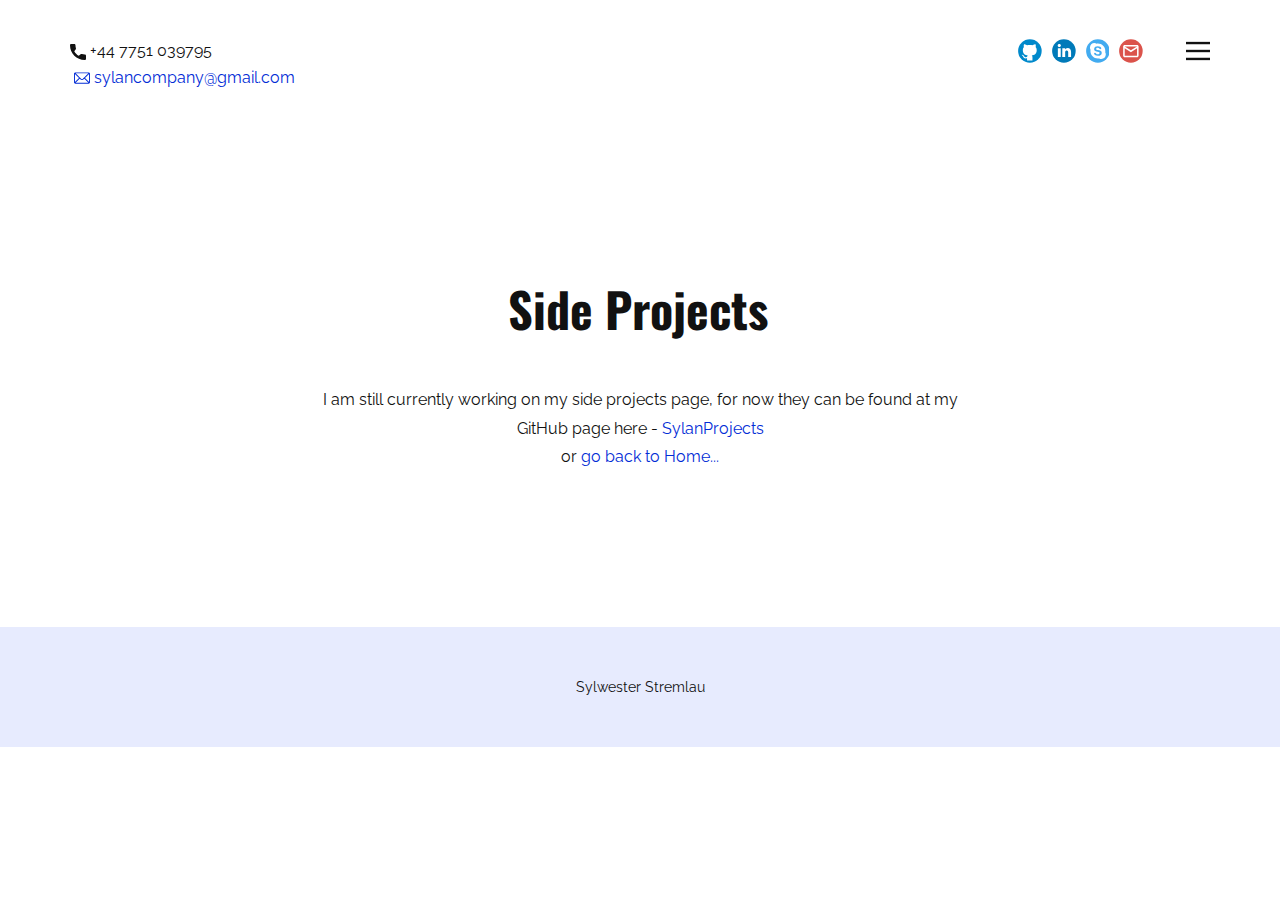
<file: Projects.html>
<!DOCTYPE html>
<html style="font-size: 16px;">
  <head>
    <meta name="viewport" content="width=device-width, initial-scale=1.0">
    <meta charset="utf-8">
    <meta name="keywords" content="sylwester stremlau personal portfolio">
    <meta name="description" content="">
    <meta name="page_type" content="np-template-header-footer-from-plugin">
    <title>Projects</title>
    <link rel="stylesheet" href="nicepage.css" media="screen">
<link rel="stylesheet" href="Projects.css" media="screen">
    <script class="u-script" type="text/javascript" src="jquery.js" defer=""></script>
    <script class="u-script" type="text/javascript" src="nicepage.js" defer=""></script>
    <meta name="generator" content="Nicepage 3.10.2, nicepage.com">
    <link id="u-theme-google-font" rel="stylesheet" href="https://fonts.googleapis.com/css?family=Playfair+Display:400,400i,500,500i,600,600i,700,700i,800,800i,900,900i|Raleway:100,100i,200,200i,300,300i,400,400i,500,500i,600,600i,700,700i,800,800i,900,900i">
    <link id="u-page-google-font" rel="stylesheet" href="https://fonts.googleapis.com/css?family=Oswald:200,300,400,500,600,700">
    
    
    <script type="application/ld+json">{
		"@context": "http://schema.org",
		"@type": "Organization",
		"name": "",
		"url": "index.html",
		"sameAs": [
				"https://github.com/SylanProjects",
				"https://www.linkedin.com/in/sylwester-stremlau-72b725160/",
				"syl444n",
				"mailto:sylancompany@gmail.com?subject=I%20found%20you%20at%20www.sylwester-stremlau.com"
		]
}</script>
    <meta property="og:title" content="Projects">
    <meta property="og:type" content="website">
    <meta name="theme-color" content="#022cd6">
    <link rel="canonical" href="index.html">
    <meta property="og:url" content="index.html">
  </head>
  <body class="u-body"><header class="u-clearfix u-header u-header" id="sec-8713"><div class="u-clearfix u-sheet u-valign-middle-lg u-valign-middle-md u-valign-middle-sm u-valign-middle-xl u-sheet-1">
        <nav class="u-align-left u-menu u-menu-dropdown u-offcanvas u-menu-1" data-responsive-from="XL">
          <div class="menu-collapse" style="font-size: 1rem;">
            <a class="u-button-style u-nav-link" href="#" style="font-size: calc(1em + 8px);">
              <svg class="u-svg-link" preserveAspectRatio="xMidYMin slice" viewBox="0 0 302 302" style=""><use xmlns:xlink="http://www.w3.org/1999/xlink" xlink:href="#svg-8a8f"></use></svg>
              <svg xmlns="http://www.w3.org/2000/svg" xmlns:xlink="http://www.w3.org/1999/xlink" version="1.1" id="svg-8a8f" x="0px" y="0px" viewBox="0 0 302 302" style="enable-background:new 0 0 302 302;" xml:space="preserve" class="u-svg-content"><g><rect y="36" width="302" height="30"></rect><rect y="236" width="302" height="30"></rect><rect y="136" width="302" height="30"></rect>
</g><g></g><g></g><g></g><g></g><g></g><g></g><g></g><g></g><g></g><g></g><g></g><g></g><g></g><g></g><g></g></svg>
            </a>
          </div>
          <div class="u-custom-menu u-nav-container">
            <ul class="u-nav u-spacing-30 u-unstyled u-nav-1"><li class="u-nav-item"><a class="u-border-2 u-border-active-palette-1-base u-border-hover-palette-1-base u-border-no-left u-border-no-right u-border-no-top u-button-style u-nav-link u-text-active-palette-1-base u-text-grey-90 u-text-hover-grey-90" href="Home.html" style="padding: 10px 0px;">Home</a>
</li><li class="u-nav-item"><a class="u-border-2 u-border-active-palette-1-base u-border-hover-palette-1-base u-border-no-left u-border-no-right u-border-no-top u-button-style u-nav-link u-text-active-palette-1-base u-text-grey-90 u-text-hover-grey-90" href="Projects.html" style="padding: 10px 0px;">Projects</a>
</li></ul>
          </div>
          <div class="u-custom-menu u-nav-container-collapse">
            <div class="u-align-center u-black u-container-style u-inner-container-layout u-opacity u-opacity-95 u-sidenav">
              <div class="u-sidenav-overflow">
                <div class="u-menu-close"></div>
                <ul class="u-align-center u-nav u-popupmenu-items u-unstyled u-nav-2"><li class="u-nav-item"><a class="u-button-style u-nav-link" href="Home.html" style="padding: 10px 0px;">Home</a>
</li><li class="u-nav-item"><a class="u-button-style u-nav-link" href="Projects.html" style="padding: 10px 0px;">Projects</a>
</li></ul>
              </div>
            </div>
            <div class="u-black u-menu-overlay u-opacity u-opacity-70"></div>
          </div>
        </nav>
        <div class="u-social-icons u-spacing-10 u-social-icons-1">
          <a class="u-social-url" target="_blank" title="Github" href="https://github.com/SylanProjects"><span class="u-icon u-icon-circle u-social-github u-social-icon u-icon-1"><svg class="u-svg-link" preserveAspectRatio="xMidYMin slice" viewBox="0 0 112 112" style=""><use xmlns:xlink="http://www.w3.org/1999/xlink" xlink:href="#svg-c900"></use></svg><svg class="u-svg-content" viewBox="0 0 112 112" x="0" y="0" id="svg-c900"><circle fill="currentColor" cx="56.1" cy="56.1" r="55"></circle><path fill="#FFFFFF" d="M88,51.3c0-5.5-1.9-10.2-5.3-13.7c0.6-1.3,2.3-6.5-0.5-13.5c0,0-4.2-1.4-14,5.3c-4.1-1.1-8.4-1.7-12.7-1.8
	c-4.3,0-8.7,0.6-12.7,1.8c-9.7-6.6-14-5.3-14-5.3c-2.8,7-1,12.2-0.5,13.5C25,41.2,23,45.7,23,51.3c0,19.6,11.9,23.9,23.3,25.2
	c-1.5,1.3-2.8,3.5-3.2,6.8c-3,1.3-10.2,3.6-14.9-4.3c0,0-2.7-4.9-7.8-5.3c0,0-5-0.1-0.4,3.1c0,0,3.3,1.6,5.6,7.5c0,0,3,9.1,17.2,6
	c0,4.3,0.1,8.3,0.1,9.5h25.2c0-1.7,0.1-7.2,0.1-14c0-4.7-1.7-7.9-3.4-9.4C76,75.2,88,70.9,88,51.3z"></path></svg></span>
          </a>
          <a class="u-social-url" target="_blank" title="LinkedIn" href="https://www.linkedin.com/in/sylwester-stremlau-72b725160/"><span class="u-icon u-icon-circle u-social-icon u-social-linkedin u-icon-2"><svg class="u-svg-link" preserveAspectRatio="xMidYMin slice" viewBox="0 0 112 112" style=""><use xmlns:xlink="http://www.w3.org/1999/xlink" xlink:href="#svg-c6fa"></use></svg><svg class="u-svg-content" viewBox="0 0 112 112" x="0" y="0" id="svg-c6fa"><circle fill="currentColor" cx="56.1" cy="56.1" r="55"></circle><path fill="#FFFFFF" d="M41.3,83.7H27.9V43.4h13.4V83.7z M34.6,37.9L34.6,37.9c-4.6,0-7.5-3.1-7.5-7c0-4,3-7,7.6-7s7.4,3,7.5,7
            C42.2,34.8,39.2,37.9,34.6,37.9z M89.6,83.7H76.2V62.2c0-5.4-1.9-9.1-6.8-9.1c-3.7,0-5.9,2.5-6.9,4.9c-0.4,0.9-0.4,2.1-0.4,3.3v22.5
            H48.7c0,0,0.2-36.5,0-40.3h13.4v5.7c1.8-2.7,5-6.7,12.1-6.7c8.8,0,15.4,5.8,15.4,18.1V83.7z"></path></svg></span>
          </a>
          <a class="u-social-url" target="_blank" title="Skype" href="syl444n"><span class="u-icon u-icon-circle u-social-icon u-social-skype u-icon-3"><svg class="u-svg-link" preserveAspectRatio="xMidYMin slice" viewBox="0 0 112 112" style=""><use xmlns:xlink="http://www.w3.org/1999/xlink" xlink:href="#svg-6ab5"></use></svg><svg class="u-svg-content" viewBox="0 0 112 112" x="0" y="0" id="svg-6ab5"><circle fill="currentColor" cx="56.1" cy="56.1" r="55"></circle><path fill="#FFFFFF" d="M56.3,78.5c-12.4,0-18-6.3-18-10.9c0-2.4,1.9-4,4.2-4c5.3,0,3.9,7.9,13.8,7.9c5,0,8-3,8-5.9
	c0-1.7-1-3.6-4.3-4.4l-11-2.8c-8.8-2.3-10.4-7.2-10.4-11.7c0-9.5,8.7-12.9,16.9-12.9c7.6,0,16.6,4.2,16.6,9.9c0,2.4-2,3.8-4.4,3.8
	c-4.5,0-3.8-6.3-12.8-6.3c-4.5,0-6.9,2.1-6.9,5.1c0,3,3.5,4,6.6,4.7l8.1,1.8c8.9,2,11.3,7.2,11.3,12.2C74,72.5,68,78.5,56.3,78.5
	 M90.3,62.2c0.3-2,0.5-4,0.5-6.1c0-19.3-15.6-35-34.8-35c-2.1,0-4.1,0.2-6,0.5c-3-1.7-6.5-2.7-10.2-2.7c-11.4,0-20.7,9.3-20.7,20.8
	c0,3.8,1,7.3,2.7,10.3c-0.3,2-0.5,4-0.5,6.1c0,19.3,15.6,35,34.8,35c2.1,0,4.1-0.2,6-0.5c3,1.7,6.5,2.7,10.2,2.7
	C83.8,93.3,93,84,93,72.5C93,68.7,92.1,65.2,90.3,62.2"></path></svg></span>
          </a>
          <a class="u-social-url" target="_blank" title="Email" href="mailto:sylancompany@gmail.com?subject=I%20found%20you%20at%20www.sylwester-stremlau.com"><span class="u-icon u-icon-circle u-social-email u-social-icon u-icon-4"><svg class="u-svg-link" preserveAspectRatio="xMidYMin slice" viewBox="0 0 112 112" style=""><use xmlns:xlink="http://www.w3.org/1999/xlink" xlink:href="#svg-a0a6"></use></svg><svg class="u-svg-content" viewBox="0 0 112 112" x="0" y="0" id="svg-a0a6"><circle fill="currentColor" cx="56.1" cy="56.1" r="55"></circle><path id="path3864" fill="#FFFFFF" d="M27.2,28h57.6c4,0,7.2,3.2,7.2,7.2l0,0v42.7c0,3.9-3.2,7.2-7.2,7.2l0,0H27.2
	c-4,0-7.2-3.2-7.2-7.2V35.2C20,31.1,23.2,28,27.2,28 M56,52.9l28.8-17.8H27.2L56,52.9 M27.2,77.7h57.6V43.5L56,61.3L27.2,43.5V77.7z
	"></path></svg></span>
          </a>
        </div>
        <a href="tel:+44 7751039795" class="u-active-none u-btn u-btn-rectangle u-button-style u-hover-none u-none u-text-body-color u-btn-1"><span class="u-icon"><svg class="u-svg-content" viewBox="0 0 405.333 405.333" x="0px" y="0px" style="width: 1em; height: 1em;"><path d="M373.333,266.88c-25.003,0-49.493-3.904-72.704-11.563c-11.328-3.904-24.192-0.896-31.637,6.699l-46.016,34.752    c-52.8-28.181-86.592-61.952-114.389-114.368l33.813-44.928c8.512-8.512,11.563-20.971,7.915-32.64    C142.592,81.472,138.667,56.96,138.667,32c0-17.643-14.357-32-32-32H32C14.357,0,0,14.357,0,32    c0,205.845,167.488,373.333,373.333,373.333c17.643,0,32-14.357,32-32V298.88C405.333,281.237,390.976,266.88,373.333,266.88z"></path></svg><img></span>&nbsp;+44 7751 039795
        </a>
        <p class="u-text u-text-1">
          <a class="u-active-none u-border-none u-btn u-button-link u-button-style u-hover-none u-none u-text-palette-1-base u-btn-2" href="mailto:sylancompany@gmail.com?subject=I%20found%20you%20at%20www.sylwester-stremlau.com"> &nbsp;<span class="u-icon u-icon-6"><svg class="u-svg-content" viewBox="0 0 512 512" x="0px" y="0px" style="width: 1em; height: 1em;"><g><g><path d="M467,76H45C20.137,76,0,96.262,0,121v270c0,24.885,20.285,45,45,45h422c24.655,0,45-20.03,45-45V121    C512,96.306,491.943,76,467,76z M460.698,106c-9.194,9.145-167.415,166.533-172.878,171.967c-8.5,8.5-19.8,13.18-31.82,13.18    s-23.32-4.681-31.848-13.208C220.478,274.284,64.003,118.634,51.302,106H460.698z M30,384.894V127.125L159.638,256.08L30,384.894z     M51.321,406l129.587-128.763l22.059,21.943c14.166,14.166,33,21.967,53.033,21.967c20.033,0,38.867-7.801,53.005-21.939    l22.087-21.971L460.679,406H51.321z M482,384.894L352.362,256.08L482,127.125V384.894z"></path>
</g>
</g></svg><img></span>&nbsp;sylancompany@gmail.com<br>
          </a>
        </p>
      </div></header>
    <section class="u-clearfix u-section-1" id="sec-d4cf">
      <div class="u-clearfix u-sheet u-sheet-1">
        <h1 class="u-text u-text-1">Side Projects</h1>
        <p class="u-align-center u-text u-text-2">I am still currently working on my side projects page, for now they can be found at my GitHub page here -&nbsp;<a href="https://github.com/SylanProjects" class="u-active-none u-border-none u-btn u-button-link u-button-style u-hover-none u-none u-text-palette-1-base u-btn-1">SylanProjects</a>
          <br>or <a href="Home.html" data-page-id="83122142" class="u-active-none u-border-none u-btn u-button-link u-button-style u-hover-none u-none u-text-palette-1-base u-btn-2">go back to Home...</a>
        </p>
      </div>
    </section>
    
    
    <footer class="u-align-center u-clearfix u-footer u-palette-1-light-3 u-footer" id="sec-1ec7"><div class="u-clearfix u-sheet u-sheet-1">
        <p class="u-small-text u-text u-text-variant u-text-1">Sylwester Stremlau</p>
      </div></footer>
  </body>
</html>
</file>
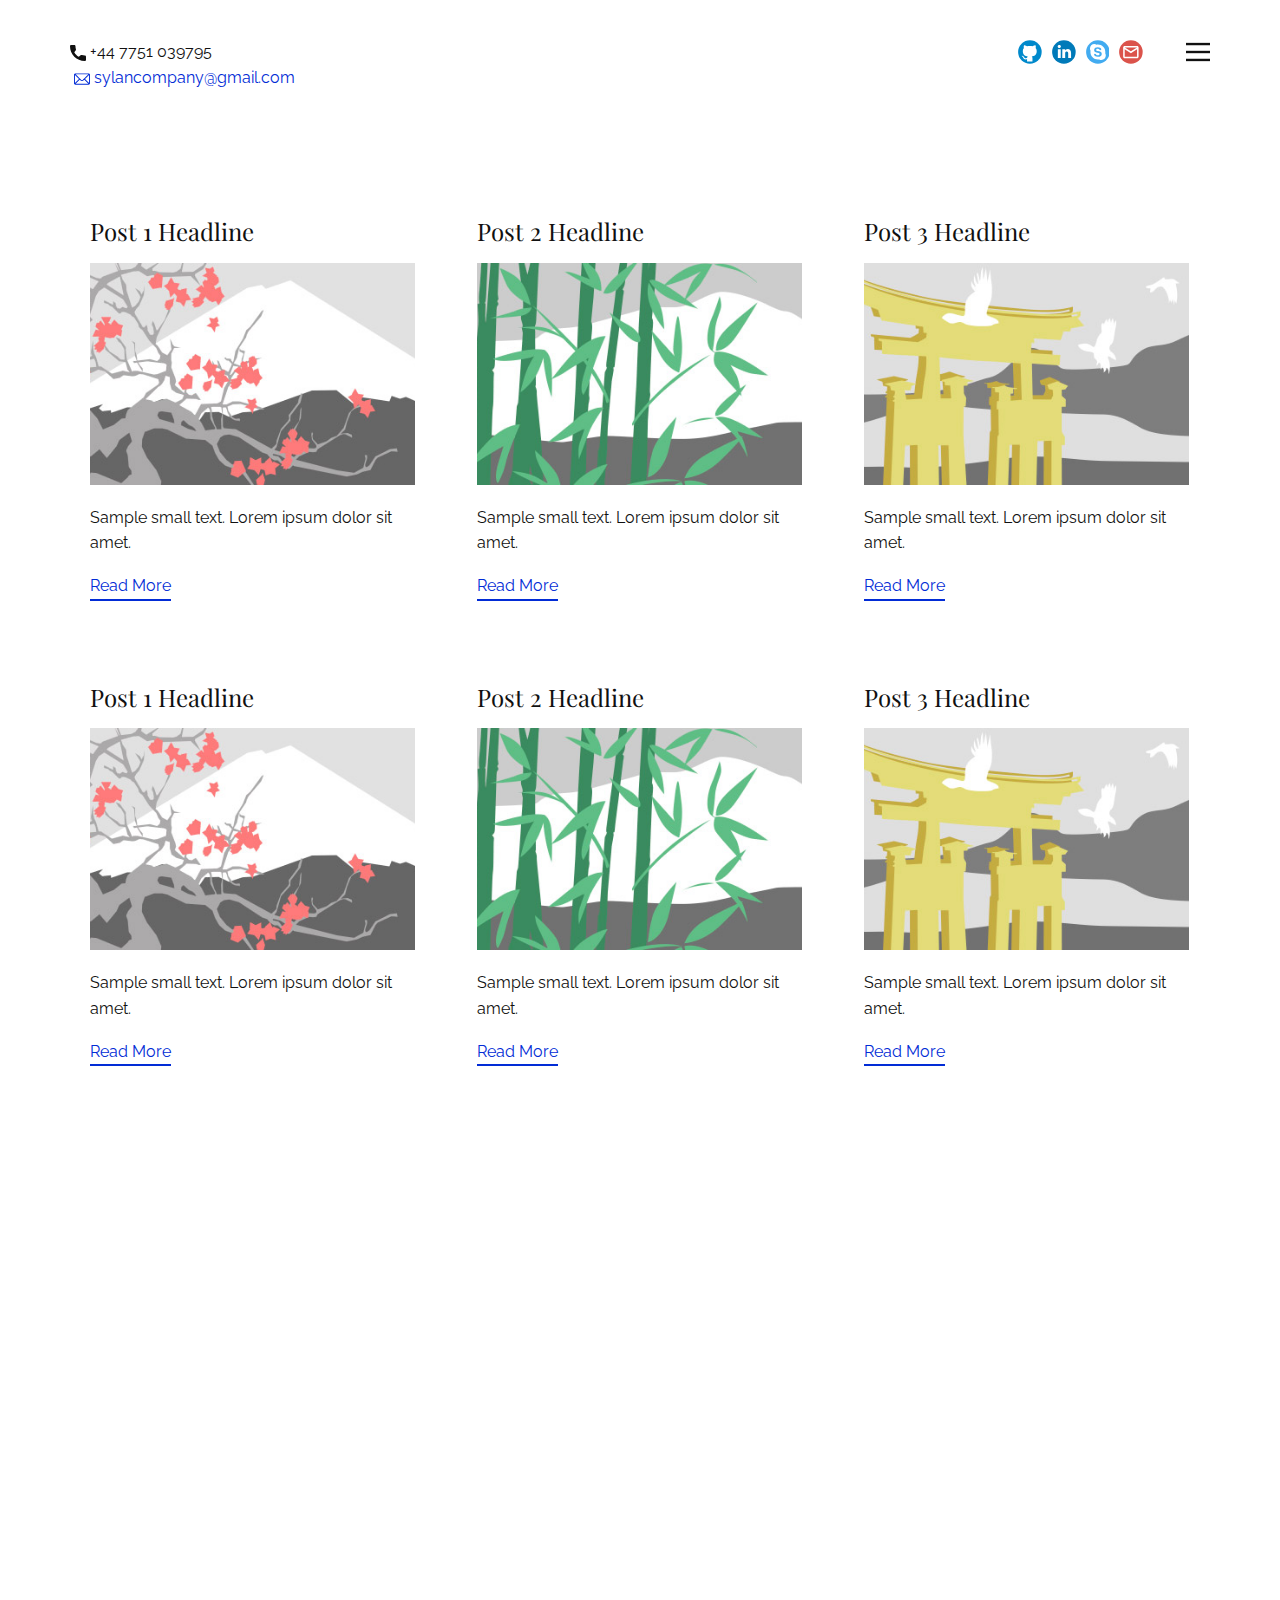
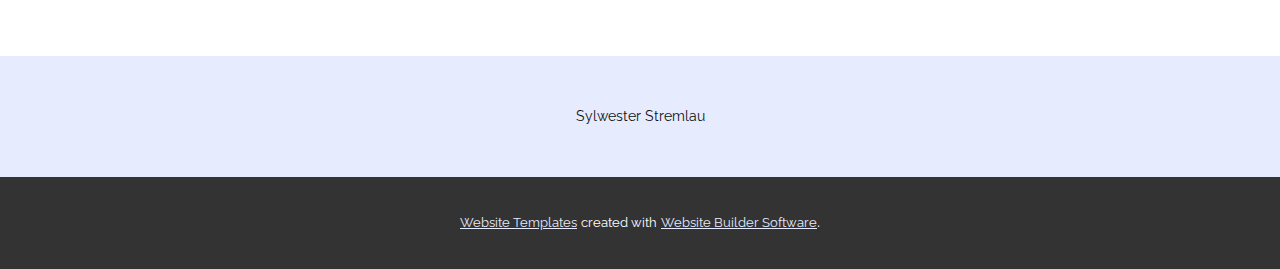
<file: blog/blog.html>
<html style="font-size: 16px;"><head>
    <meta name="viewport" content="width=device-width, initial-scale=1.0">
    <meta charset="utf-8">
    <meta name="keywords" content="">
    <meta name="description" content="">
    <meta name="page_type" content="np-template-header-footer-from-plugin">
    <title>Blog Template</title>
    <link rel="stylesheet" href="../nicepage.css" media="screen">
<link rel="stylesheet" href="../Blog-Template.css" media="screen">
    <script class="u-script" type="text/javascript" src="../jquery.js" defer=""></script>
    <script class="u-script" type="text/javascript" src="../nicepage.js" defer=""></script>
    <meta name="generator" content="Nicepage 3.10.2, nicepage.com">
    <link id="u-theme-google-font" rel="stylesheet" href="https://fonts.googleapis.com/css?family=Playfair+Display:400,400i,500,500i,600,600i,700,700i,800,800i,900,900i|Raleway:100,100i,200,200i,300,300i,400,400i,500,500i,600,600i,700,700i,800,800i,900,900i">
    
    
    
    <script type="application/ld+json">{
		"@context": "http://schema.org",
		"@type": "Organization",
		"name": "",
		"url": "index.html",
		"sameAs": [
				"https://github.com/SylanProjects",
				"https://www.linkedin.com/in/sylwester-stremlau-72b725160/",
				"syl444n",
				"mailto:sylancompany@gmail.com?subject=I%20found%20you%20at%20www.sylwester-stremlau.com"
		]
}</script>
    <meta property="og:title" content="Blog Template">
    <meta property="og:type" content="website">
    <meta name="theme-color" content="#022cd6">
    <link rel="canonical" href="../index.html">
    <meta property="og:url" content="index.html">
  </head>
  <body class="u-body"><header class="u-clearfix u-header u-header" id="sec-8713"><div class="u-clearfix u-sheet u-valign-middle-lg u-valign-middle-md u-valign-middle-sm u-valign-middle-xl u-sheet-1">
        <nav class="u-align-left u-menu u-menu-dropdown u-offcanvas u-menu-1" data-responsive-from="XL">
          <div class="menu-collapse" style="font-size: 1rem;">
            <a class="u-button-style u-nav-link" href="#" style="font-size: calc(1em + 8px);">
              <svg class="u-svg-link" preserveAspectRatio="xMidYMin slice" viewBox="0 0 302 302" style=""><use xmlns:xlink="http://www.w3.org/1999/xlink" xlink:href="#svg-8a8f"></use></svg>
              <svg xmlns="http://www.w3.org/2000/svg" xmlns:xlink="http://www.w3.org/1999/xlink" version="1.1" id="svg-8a8f" x="0px" y="0px" viewBox="0 0 302 302" style="enable-background:new 0 0 302 302;" xml:space="preserve" class="u-svg-content"><g><rect y="36" width="302" height="30"></rect><rect y="236" width="302" height="30"></rect><rect y="136" width="302" height="30"></rect>
</g><g></g><g></g><g></g><g></g><g></g><g></g><g></g><g></g><g></g><g></g><g></g><g></g><g></g><g></g><g></g></svg>
            </a>
          </div>
          <div class="u-custom-menu u-nav-container">
            <ul class="u-nav u-spacing-30 u-unstyled u-nav-1"><li class="u-nav-item"><a class="u-border-2 u-border-active-palette-1-base u-border-hover-palette-1-base u-border-no-left u-border-no-right u-border-no-top u-button-style u-nav-link u-text-active-palette-1-base u-text-grey-90 u-text-hover-grey-90" href="../Home.html" style="padding: 10px 0px;">Home</a>
</li><li class="u-nav-item"><a class="u-border-2 u-border-active-palette-1-base u-border-hover-palette-1-base u-border-no-left u-border-no-right u-border-no-top u-button-style u-nav-link u-text-active-palette-1-base u-text-grey-90 u-text-hover-grey-90" href="../Projects.html" style="padding: 10px 0px;">Projects</a>
</li></ul>
          </div>
          <div class="u-custom-menu u-nav-container-collapse">
            <div class="u-align-center u-black u-container-style u-inner-container-layout u-opacity u-opacity-95 u-sidenav">
              <div class="u-sidenav-overflow">
                <div class="u-menu-close"></div>
                <ul class="u-align-center u-nav u-popupmenu-items u-unstyled u-nav-2"><li class="u-nav-item"><a class="u-button-style u-nav-link" href="../Home.html" style="padding: 10px 0px;">Home</a>
</li><li class="u-nav-item"><a class="u-button-style u-nav-link" href="../Projects.html" style="padding: 10px 0px;">Projects</a>
</li></ul>
              </div>
            </div>
            <div class="u-black u-menu-overlay u-opacity u-opacity-70"></div>
          </div>
        </nav>
        <div class="u-social-icons u-spacing-10 u-social-icons-1">
          <a class="u-social-url" target="_blank" title="Github" href="https://github.com/SylanProjects"><span class="u-icon u-icon-circle u-social-github u-social-icon u-icon-1"><svg class="u-svg-link" preserveAspectRatio="xMidYMin slice" viewBox="0 0 112 112" style=""><use xmlns:xlink="http://www.w3.org/1999/xlink" xlink:href="#svg-c900"></use></svg><svg class="u-svg-content" viewBox="0 0 112 112" x="0" y="0" id="svg-c900"><circle fill="currentColor" cx="56.1" cy="56.1" r="55"></circle><path fill="#FFFFFF" d="M88,51.3c0-5.5-1.9-10.2-5.3-13.7c0.6-1.3,2.3-6.5-0.5-13.5c0,0-4.2-1.4-14,5.3c-4.1-1.1-8.4-1.7-12.7-1.8
	c-4.3,0-8.7,0.6-12.7,1.8c-9.7-6.6-14-5.3-14-5.3c-2.8,7-1,12.2-0.5,13.5C25,41.2,23,45.7,23,51.3c0,19.6,11.9,23.9,23.3,25.2
	c-1.5,1.3-2.8,3.5-3.2,6.8c-3,1.3-10.2,3.6-14.9-4.3c0,0-2.7-4.9-7.8-5.3c0,0-5-0.1-0.4,3.1c0,0,3.3,1.6,5.6,7.5c0,0,3,9.1,17.2,6
	c0,4.3,0.1,8.3,0.1,9.5h25.2c0-1.7,0.1-7.2,0.1-14c0-4.7-1.7-7.9-3.4-9.4C76,75.2,88,70.9,88,51.3z"></path></svg></span>
          </a>
          <a class="u-social-url" target="_blank" title="LinkedIn" href="https://www.linkedin.com/in/sylwester-stremlau-72b725160/"><span class="u-icon u-icon-circle u-social-icon u-social-linkedin u-icon-2"><svg class="u-svg-link" preserveAspectRatio="xMidYMin slice" viewBox="0 0 112 112" style=""><use xmlns:xlink="http://www.w3.org/1999/xlink" xlink:href="#svg-c6fa"></use></svg><svg class="u-svg-content" viewBox="0 0 112 112" x="0" y="0" id="svg-c6fa"><circle fill="currentColor" cx="56.1" cy="56.1" r="55"></circle><path fill="#FFFFFF" d="M41.3,83.7H27.9V43.4h13.4V83.7z M34.6,37.9L34.6,37.9c-4.6,0-7.5-3.1-7.5-7c0-4,3-7,7.6-7s7.4,3,7.5,7
            C42.2,34.8,39.2,37.9,34.6,37.9z M89.6,83.7H76.2V62.2c0-5.4-1.9-9.1-6.8-9.1c-3.7,0-5.9,2.5-6.9,4.9c-0.4,0.9-0.4,2.1-0.4,3.3v22.5
            H48.7c0,0,0.2-36.5,0-40.3h13.4v5.7c1.8-2.7,5-6.7,12.1-6.7c8.8,0,15.4,5.8,15.4,18.1V83.7z"></path></svg></span>
          </a>
          <a class="u-social-url" target="_blank" title="Skype" href="../syl444n"><span class="u-icon u-icon-circle u-social-icon u-social-skype u-icon-3"><svg class="u-svg-link" preserveAspectRatio="xMidYMin slice" viewBox="0 0 112 112" style=""><use xmlns:xlink="http://www.w3.org/1999/xlink" xlink:href="#svg-6ab5"></use></svg><svg class="u-svg-content" viewBox="0 0 112 112" x="0" y="0" id="svg-6ab5"><circle fill="currentColor" cx="56.1" cy="56.1" r="55"></circle><path fill="#FFFFFF" d="M56.3,78.5c-12.4,0-18-6.3-18-10.9c0-2.4,1.9-4,4.2-4c5.3,0,3.9,7.9,13.8,7.9c5,0,8-3,8-5.9
	c0-1.7-1-3.6-4.3-4.4l-11-2.8c-8.8-2.3-10.4-7.2-10.4-11.7c0-9.5,8.7-12.9,16.9-12.9c7.6,0,16.6,4.2,16.6,9.9c0,2.4-2,3.8-4.4,3.8
	c-4.5,0-3.8-6.3-12.8-6.3c-4.5,0-6.9,2.1-6.9,5.1c0,3,3.5,4,6.6,4.7l8.1,1.8c8.9,2,11.3,7.2,11.3,12.2C74,72.5,68,78.5,56.3,78.5
	 M90.3,62.2c0.3-2,0.5-4,0.5-6.1c0-19.3-15.6-35-34.8-35c-2.1,0-4.1,0.2-6,0.5c-3-1.7-6.5-2.7-10.2-2.7c-11.4,0-20.7,9.3-20.7,20.8
	c0,3.8,1,7.3,2.7,10.3c-0.3,2-0.5,4-0.5,6.1c0,19.3,15.6,35,34.8,35c2.1,0,4.1-0.2,6-0.5c3,1.7,6.5,2.7,10.2,2.7
	C83.8,93.3,93,84,93,72.5C93,68.7,92.1,65.2,90.3,62.2"></path></svg></span>
          </a>
          <a class="u-social-url" target="_blank" title="Email" href="../mailto:sylancompany@gmail.com?subject=I%20found%20you%20at%20www.sylwester-stremlau.com"><span class="u-icon u-icon-circle u-social-email u-social-icon u-icon-4"><svg class="u-svg-link" preserveAspectRatio="xMidYMin slice" viewBox="0 0 112 112" style=""><use xmlns:xlink="http://www.w3.org/1999/xlink" xlink:href="#svg-a0a6"></use></svg><svg class="u-svg-content" viewBox="0 0 112 112" x="0" y="0" id="svg-a0a6"><circle fill="currentColor" cx="56.1" cy="56.1" r="55"></circle><path id="path3864" fill="#FFFFFF" d="M27.2,28h57.6c4,0,7.2,3.2,7.2,7.2l0,0v42.7c0,3.9-3.2,7.2-7.2,7.2l0,0H27.2
	c-4,0-7.2-3.2-7.2-7.2V35.2C20,31.1,23.2,28,27.2,28 M56,52.9l28.8-17.8H27.2L56,52.9 M27.2,77.7h57.6V43.5L56,61.3L27.2,43.5V77.7z
	"></path></svg></span>
          </a>
        </div>
        <a href="../tel:+44 7751039795" class="u-active-none u-btn u-btn-rectangle u-button-style u-hover-none u-none u-text-body-color u-btn-1"><span class="u-icon"><svg class="u-svg-content" viewBox="0 0 405.333 405.333" x="0px" y="0px" style="width: 1em; height: 1em;"><path d="M373.333,266.88c-25.003,0-49.493-3.904-72.704-11.563c-11.328-3.904-24.192-0.896-31.637,6.699l-46.016,34.752    c-52.8-28.181-86.592-61.952-114.389-114.368l33.813-44.928c8.512-8.512,11.563-20.971,7.915-32.64    C142.592,81.472,138.667,56.96,138.667,32c0-17.643-14.357-32-32-32H32C14.357,0,0,14.357,0,32    c0,205.845,167.488,373.333,373.333,373.333c17.643,0,32-14.357,32-32V298.88C405.333,281.237,390.976,266.88,373.333,266.88z"></path></svg><img></span>&nbsp;+44 7751 039795
        </a>
        <p class="u-text u-text-1">
          <a class="u-active-none u-border-none u-btn u-button-link u-button-style u-hover-none u-none u-text-palette-1-base u-btn-2" href="../mailto:sylancompany@gmail.com?subject=I%20found%20you%20at%20www.sylwester-stremlau.com"> &nbsp;<span class="u-icon u-icon-6"><svg class="u-svg-content" viewBox="0 0 512 512" x="0px" y="0px" style="width: 1em; height: 1em;"><g><g><path d="M467,76H45C20.137,76,0,96.262,0,121v270c0,24.885,20.285,45,45,45h422c24.655,0,45-20.03,45-45V121    C512,96.306,491.943,76,467,76z M460.698,106c-9.194,9.145-167.415,166.533-172.878,171.967c-8.5,8.5-19.8,13.18-31.82,13.18    s-23.32-4.681-31.848-13.208C220.478,274.284,64.003,118.634,51.302,106H460.698z M30,384.894V127.125L159.638,256.08L30,384.894z     M51.321,406l129.587-128.763l22.059,21.943c14.166,14.166,33,21.967,53.033,21.967c20.033,0,38.867-7.801,53.005-21.939    l22.087-21.971L460.679,406H51.321z M482,384.894L352.362,256.08L482,127.125V384.894z"></path>
</g>
</g></svg><img></span>&nbsp;sylancompany@gmail.com<br>
          </a>
        </p>
      </div></header>
    <section class="u-clearfix u-section-1" id="sec-0f9c">
      <div class="u-clearfix u-sheet u-valign-middle u-sheet-1"><!--blog--><!--blog_options_json--><!--{"type":"Recent","source":"","tags":"","count":""}--><!--/blog_options_json-->
        <div class="u-blog u-expanded-width u-repeater u-repeater-1"><!--blog_post-->
          <div class="u-blog-post u-container-style u-repeater-item u-white u-repeater-item-1">
            <div class="u-container-layout u-similar-container u-valign-top u-container-layout-1"><!--blog_post_header-->
              <h4 class="u-blog-control u-text u-text-1">
                <a class="u-post-header-link" href="../blog/post.html"><!--blog_post_header_content-->Post 1 Headline<!--/blog_post_header_content--></a>
              </h4><!--/blog_post_header--><!--blog_post_image-->
              <a class="u-post-header-link" href="../blog/post.html"><img alt="" class="u-blog-control u-expanded-width u-image u-image-default u-image-1" src="[data-uri]"></a><!--/blog_post_image--><!--blog_post_content-->
              <div class="u-blog-control u-post-content u-text u-text-2 fr-view">Sample small text. Lorem ipsum dolor sit amet.</div><!--/blog_post_content--><!--blog_post_readmore-->
              <a href="../blog/post.html" class="u-blog-control u-border-2 u-border-palette-1-base u-btn u-btn-rectangle u-button-style u-none u-btn-1"><!--blog_post_readmore_content-->Read More<!--/blog_post_readmore_content--></a><!--/blog_post_readmore-->
            </div>
          </div><div class="u-blog-post u-container-style u-repeater-item u-video-cover u-white">
            <div class="u-container-layout u-similar-container u-valign-top u-container-layout-2"><!--blog_post_header-->
              <h4 class="u-blog-control u-text u-text-3">
                <a class="u-post-header-link" href="../blog/post-1.html"><!--blog_post_header_content-->Post 2 Headline<!--/blog_post_header_content--></a>
              </h4><!--/blog_post_header--><!--blog_post_image-->
              <a class="u-post-header-link" href="../blog/post-1.html"><img alt="" class="u-blog-control u-expanded-width u-image u-image-default u-image-2" src="[data-uri]"></a><!--/blog_post_image--><!--blog_post_content-->
              <div class="u-blog-control u-post-content u-text u-text-4 fr-view">Sample small text. Lorem ipsum dolor sit amet.</div><!--/blog_post_content--><!--blog_post_readmore-->
              <a href="../blog/post-1.html" class="u-blog-control u-border-2 u-border-palette-1-base u-btn u-btn-rectangle u-button-style u-none u-btn-2"><!--blog_post_readmore_content-->Read More<!--/blog_post_readmore_content--></a><!--/blog_post_readmore-->
            </div>
          </div><div class="u-blog-post u-container-style u-repeater-item u-video-cover u-white">
            <div class="u-container-layout u-similar-container u-valign-top u-container-layout-3"><!--blog_post_header-->
              <h4 class="u-blog-control u-text u-text-5">
                <a class="u-post-header-link" href="../blog/post-2.html"><!--blog_post_header_content-->Post 3 Headline<!--/blog_post_header_content--></a>
              </h4><!--/blog_post_header--><!--blog_post_image-->
              <a class="u-post-header-link" href="../blog/post-2.html"><img alt="" class="u-blog-control u-expanded-width u-image u-image-default u-image-3" src="[data-uri]"></a><!--/blog_post_image--><!--blog_post_content-->
              <div class="u-blog-control u-post-content u-text u-text-6 fr-view">Sample small text. Lorem ipsum dolor sit amet.</div><!--/blog_post_content--><!--blog_post_readmore-->
              <a href="../blog/post-2.html" class="u-blog-control u-border-2 u-border-palette-1-base u-btn u-btn-rectangle u-button-style u-none u-btn-3"><!--blog_post_readmore_content-->Read More<!--/blog_post_readmore_content--></a><!--/blog_post_readmore-->
            </div>
          </div><div class="u-blog-post u-container-style u-repeater-item u-white u-repeater-item-1">
            <div class="u-container-layout u-similar-container u-valign-top u-container-layout-1"><!--blog_post_header-->
              <h4 class="u-blog-control u-text u-text-1">
                <a class="u-post-header-link" href="../blog/post-3.html"><!--blog_post_header_content-->Post 1 Headline<!--/blog_post_header_content--></a>
              </h4><!--/blog_post_header--><!--blog_post_image-->
              <a class="u-post-header-link" href="../blog/post-3.html"><img alt="" class="u-blog-control u-expanded-width u-image u-image-default u-image-1" src="[data-uri]"></a><!--/blog_post_image--><!--blog_post_content-->
              <div class="u-blog-control u-post-content u-text u-text-2 fr-view">Sample small text. Lorem ipsum dolor sit amet.</div><!--/blog_post_content--><!--blog_post_readmore-->
              <a href="../blog/post-3.html" class="u-blog-control u-border-2 u-border-palette-1-base u-btn u-btn-rectangle u-button-style u-none u-btn-1"><!--blog_post_readmore_content-->Read More<!--/blog_post_readmore_content--></a><!--/blog_post_readmore-->
            </div>
          </div><div class="u-blog-post u-container-style u-repeater-item u-video-cover u-white">
            <div class="u-container-layout u-similar-container u-valign-top u-container-layout-2"><!--blog_post_header-->
              <h4 class="u-blog-control u-text u-text-3">
                <a class="u-post-header-link" href="../blog/post-4.html"><!--blog_post_header_content-->Post 2 Headline<!--/blog_post_header_content--></a>
              </h4><!--/blog_post_header--><!--blog_post_image-->
              <a class="u-post-header-link" href="../blog/post-4.html"><img alt="" class="u-blog-control u-expanded-width u-image u-image-default u-image-2" src="[data-uri]"></a><!--/blog_post_image--><!--blog_post_content-->
              <div class="u-blog-control u-post-content u-text u-text-4 fr-view">Sample small text. Lorem ipsum dolor sit amet.</div><!--/blog_post_content--><!--blog_post_readmore-->
              <a href="../blog/post-4.html" class="u-blog-control u-border-2 u-border-palette-1-base u-btn u-btn-rectangle u-button-style u-none u-btn-2"><!--blog_post_readmore_content-->Read More<!--/blog_post_readmore_content--></a><!--/blog_post_readmore-->
            </div>
          </div><div class="u-blog-post u-container-style u-repeater-item u-video-cover u-white">
            <div class="u-container-layout u-similar-container u-valign-top u-container-layout-3"><!--blog_post_header-->
              <h4 class="u-blog-control u-text u-text-5">
                <a class="u-post-header-link" href="../blog/post-5.html"><!--blog_post_header_content-->Post 3 Headline<!--/blog_post_header_content--></a>
              </h4><!--/blog_post_header--><!--blog_post_image-->
              <a class="u-post-header-link" href="../blog/post-5.html"><img alt="" class="u-blog-control u-expanded-width u-image u-image-default u-image-3" src="[data-uri]"></a><!--/blog_post_image--><!--blog_post_content-->
              <div class="u-blog-control u-post-content u-text u-text-6 fr-view">Sample small text. Lorem ipsum dolor sit amet.</div><!--/blog_post_content--><!--blog_post_readmore-->
              <a href="../blog/post-5.html" class="u-blog-control u-border-2 u-border-palette-1-base u-btn u-btn-rectangle u-button-style u-none u-btn-3"><!--blog_post_readmore_content-->Read More<!--/blog_post_readmore_content--></a><!--/blog_post_readmore-->
            </div>
          </div><!--/blog_post--><!--blog_post-->
          <!--/blog_post--><!--blog_post-->
          <!--/blog_post-->
        </div><!--/blog-->
      </div>
    </section>
    <section class="u-clearfix u-section-2" id="sec-1ca4">
      <div class="u-clearfix u-sheet u-sheet-1"></div>
    </section>
    
    
    <footer class="u-align-center u-clearfix u-footer u-palette-1-light-3 u-footer" id="sec-1ec7"><div class="u-clearfix u-sheet u-sheet-1">
        <p class="u-small-text u-text u-text-variant u-text-1">Sylwester Stremlau</p>
      </div></footer>
    <section class="u-backlink u-clearfix u-grey-80">
      <a class="u-link" href="https://nicepage.com/website-templates" target="_blank">
        <span>Website Templates</span>
      </a>
      <p class="u-text">
        <span>created with</span>
      </p>
      <a class="u-link" href="https://nicepage.com/" target="_blank">
        <span>Website Builder Software</span>
      </a>. 
    </section>
  
</body></html>
</file>
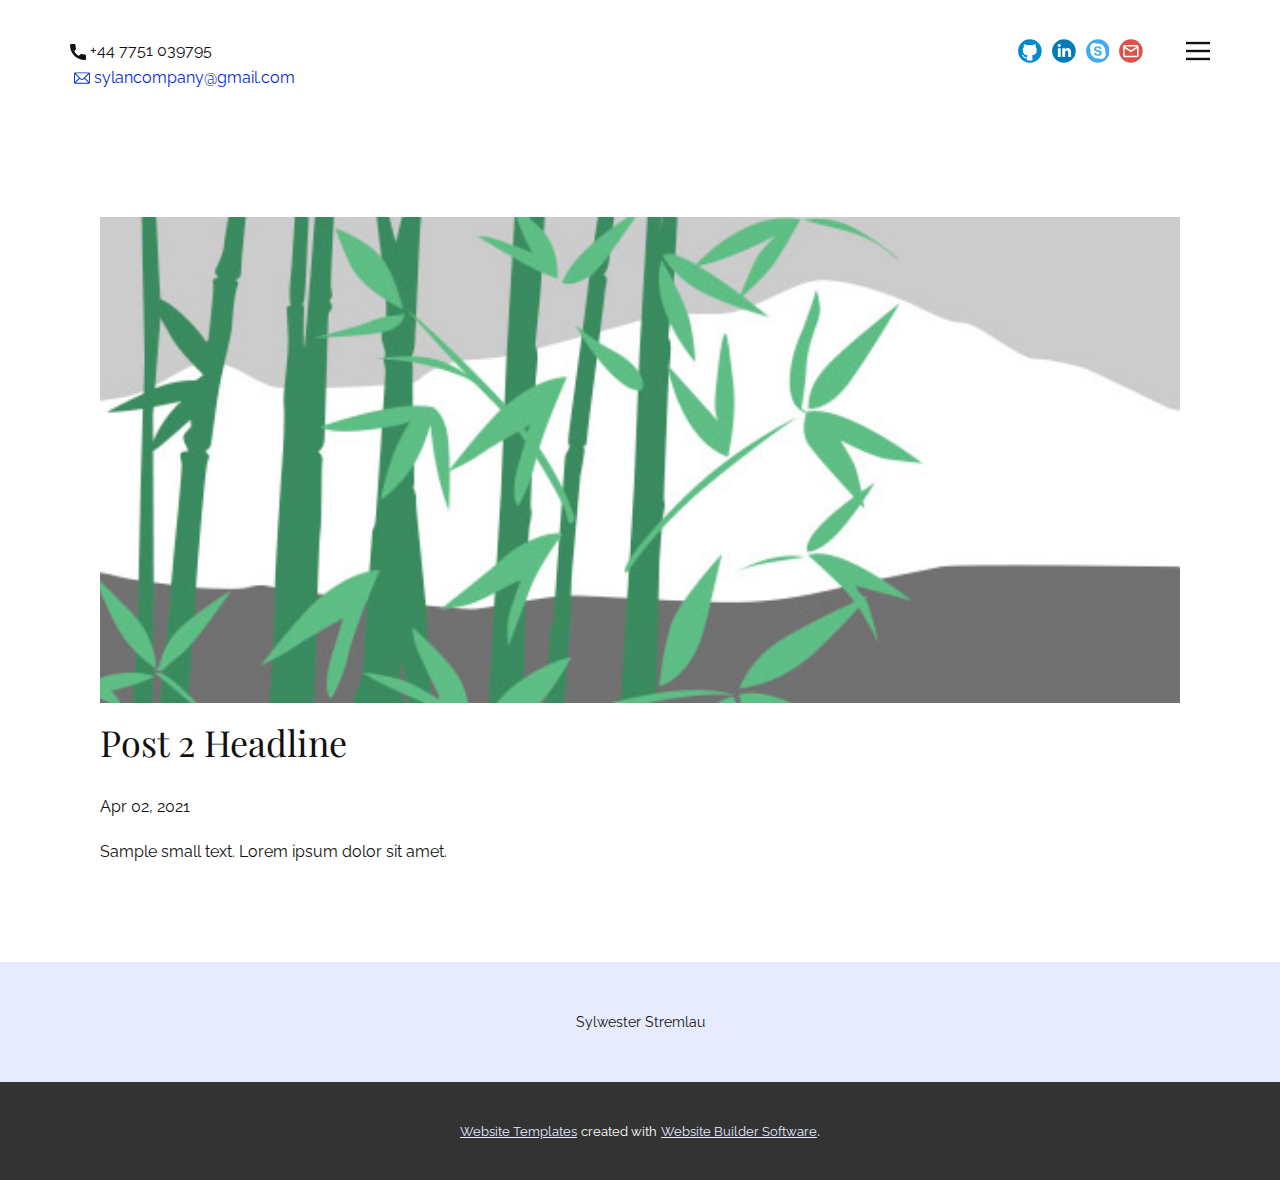
<file: blog/post-1.html>
<!doctype html>
<html style="font-size: 16px;"><head>
    <meta name="viewport" content="width=device-width, initial-scale=1.0">
    <meta charset="utf-8">
    <meta name="keywords" content="Post 1 Headline">
    <meta name="description" content="">
    <meta name="page_type" content="np-template-header-footer-from-plugin">
    <title>Post 2 Headline</title>
    <link rel="stylesheet" href="../nicepage.css" media="screen">
<link rel="stylesheet" href="../Post-Template.css" media="screen">
    <script class="u-script" type="text/javascript" src="../jquery.js" defer=""></script>
    <script class="u-script" type="text/javascript" src="../nicepage.js" defer=""></script>
    <meta name="generator" content="Nicepage 3.10.2, nicepage.com">
    <link id="u-theme-google-font" rel="stylesheet" href="https://fonts.googleapis.com/css?family=Playfair+Display:400,400i,500,500i,600,600i,700,700i,800,800i,900,900i|Raleway:100,100i,200,200i,300,300i,400,400i,500,500i,600,600i,700,700i,800,800i,900,900i">
    
    
    <script type="application/ld+json">{
		"@context": "http://schema.org",
		"@type": "Organization",
		"name": "",
		"url": "index.html",
		"sameAs": [
				"https://github.com/SylanProjects",
				"https://www.linkedin.com/in/sylwester-stremlau-72b725160/",
				"syl444n",
				"mailto:sylancompany@gmail.com?subject=I%20found%20you%20at%20www.sylwester-stremlau.com"
		]
}</script>
    <meta property="og:title" content="Post Template">
    <meta property="og:type" content="website">
    <meta name="theme-color" content="#022cd6">
    <link rel="canonical" href="../index.html">
    <meta property="og:url" content="index.html">
  </head>
  <body class="u-body"><header class="u-clearfix u-header u-header" id="sec-8713"><div class="u-clearfix u-sheet u-valign-middle-lg u-valign-middle-md u-valign-middle-sm u-valign-middle-xl u-sheet-1">
        <nav class="u-align-left u-menu u-menu-dropdown u-offcanvas u-menu-1" data-responsive-from="XL">
          <div class="menu-collapse" style="font-size: 1rem;">
            <a class="u-button-style u-nav-link" href="#" style="font-size: calc(1em + 8px);">
              <svg class="u-svg-link" preserveAspectRatio="xMidYMin slice" viewBox="0 0 302 302" style=""><use xmlns:xlink="http://www.w3.org/1999/xlink" xlink:href="#svg-8a8f"></use></svg>
              <svg xmlns="http://www.w3.org/2000/svg" xmlns:xlink="http://www.w3.org/1999/xlink" version="1.1" id="svg-8a8f" x="0px" y="0px" viewBox="0 0 302 302" style="enable-background:new 0 0 302 302;" xml:space="preserve" class="u-svg-content"><g><rect y="36" width="302" height="30"></rect><rect y="236" width="302" height="30"></rect><rect y="136" width="302" height="30"></rect>
</g><g></g><g></g><g></g><g></g><g></g><g></g><g></g><g></g><g></g><g></g><g></g><g></g><g></g><g></g><g></g></svg>
            </a>
          </div>
          <div class="u-custom-menu u-nav-container">
            <ul class="u-nav u-spacing-30 u-unstyled u-nav-1"><li class="u-nav-item"><a class="u-border-2 u-border-active-palette-1-base u-border-hover-palette-1-base u-border-no-left u-border-no-right u-border-no-top u-button-style u-nav-link u-text-active-palette-1-base u-text-grey-90 u-text-hover-grey-90" href="../Home.html" style="padding: 10px 0px;">Home</a>
</li><li class="u-nav-item"><a class="u-border-2 u-border-active-palette-1-base u-border-hover-palette-1-base u-border-no-left u-border-no-right u-border-no-top u-button-style u-nav-link u-text-active-palette-1-base u-text-grey-90 u-text-hover-grey-90" href="../Projects.html" style="padding: 10px 0px;">Projects</a>
</li></ul>
          </div>
          <div class="u-custom-menu u-nav-container-collapse">
            <div class="u-align-center u-black u-container-style u-inner-container-layout u-opacity u-opacity-95 u-sidenav">
              <div class="u-sidenav-overflow">
                <div class="u-menu-close"></div>
                <ul class="u-align-center u-nav u-popupmenu-items u-unstyled u-nav-2"><li class="u-nav-item"><a class="u-button-style u-nav-link" href="../Home.html" style="padding: 10px 0px;">Home</a>
</li><li class="u-nav-item"><a class="u-button-style u-nav-link" href="../Projects.html" style="padding: 10px 0px;">Projects</a>
</li></ul>
              </div>
            </div>
            <div class="u-black u-menu-overlay u-opacity u-opacity-70"></div>
          </div>
        </nav>
        <div class="u-social-icons u-spacing-10 u-social-icons-1">
          <a class="u-social-url" target="_blank" title="Github" href="https://github.com/SylanProjects"><span class="u-icon u-icon-circle u-social-github u-social-icon u-icon-1"><svg class="u-svg-link" preserveAspectRatio="xMidYMin slice" viewBox="0 0 112 112" style=""><use xmlns:xlink="http://www.w3.org/1999/xlink" xlink:href="#svg-c900"></use></svg><svg class="u-svg-content" viewBox="0 0 112 112" x="0" y="0" id="svg-c900"><circle fill="currentColor" cx="56.1" cy="56.1" r="55"></circle><path fill="#FFFFFF" d="M88,51.3c0-5.5-1.9-10.2-5.3-13.7c0.6-1.3,2.3-6.5-0.5-13.5c0,0-4.2-1.4-14,5.3c-4.1-1.1-8.4-1.7-12.7-1.8
	c-4.3,0-8.7,0.6-12.7,1.8c-9.7-6.6-14-5.3-14-5.3c-2.8,7-1,12.2-0.5,13.5C25,41.2,23,45.7,23,51.3c0,19.6,11.9,23.9,23.3,25.2
	c-1.5,1.3-2.8,3.5-3.2,6.8c-3,1.3-10.2,3.6-14.9-4.3c0,0-2.7-4.9-7.8-5.3c0,0-5-0.1-0.4,3.1c0,0,3.3,1.6,5.6,7.5c0,0,3,9.1,17.2,6
	c0,4.3,0.1,8.3,0.1,9.5h25.2c0-1.7,0.1-7.2,0.1-14c0-4.7-1.7-7.9-3.4-9.4C76,75.2,88,70.9,88,51.3z"></path></svg></span>
          </a>
          <a class="u-social-url" target="_blank" title="LinkedIn" href="https://www.linkedin.com/in/sylwester-stremlau-72b725160/"><span class="u-icon u-icon-circle u-social-icon u-social-linkedin u-icon-2"><svg class="u-svg-link" preserveAspectRatio="xMidYMin slice" viewBox="0 0 112 112" style=""><use xmlns:xlink="http://www.w3.org/1999/xlink" xlink:href="#svg-c6fa"></use></svg><svg class="u-svg-content" viewBox="0 0 112 112" x="0" y="0" id="svg-c6fa"><circle fill="currentColor" cx="56.1" cy="56.1" r="55"></circle><path fill="#FFFFFF" d="M41.3,83.7H27.9V43.4h13.4V83.7z M34.6,37.9L34.6,37.9c-4.6,0-7.5-3.1-7.5-7c0-4,3-7,7.6-7s7.4,3,7.5,7
            C42.2,34.8,39.2,37.9,34.6,37.9z M89.6,83.7H76.2V62.2c0-5.4-1.9-9.1-6.8-9.1c-3.7,0-5.9,2.5-6.9,4.9c-0.4,0.9-0.4,2.1-0.4,3.3v22.5
            H48.7c0,0,0.2-36.5,0-40.3h13.4v5.7c1.8-2.7,5-6.7,12.1-6.7c8.8,0,15.4,5.8,15.4,18.1V83.7z"></path></svg></span>
          </a>
          <a class="u-social-url" target="_blank" title="Skype" href="../syl444n"><span class="u-icon u-icon-circle u-social-icon u-social-skype u-icon-3"><svg class="u-svg-link" preserveAspectRatio="xMidYMin slice" viewBox="0 0 112 112" style=""><use xmlns:xlink="http://www.w3.org/1999/xlink" xlink:href="#svg-6ab5"></use></svg><svg class="u-svg-content" viewBox="0 0 112 112" x="0" y="0" id="svg-6ab5"><circle fill="currentColor" cx="56.1" cy="56.1" r="55"></circle><path fill="#FFFFFF" d="M56.3,78.5c-12.4,0-18-6.3-18-10.9c0-2.4,1.9-4,4.2-4c5.3,0,3.9,7.9,13.8,7.9c5,0,8-3,8-5.9
	c0-1.7-1-3.6-4.3-4.4l-11-2.8c-8.8-2.3-10.4-7.2-10.4-11.7c0-9.5,8.7-12.9,16.9-12.9c7.6,0,16.6,4.2,16.6,9.9c0,2.4-2,3.8-4.4,3.8
	c-4.5,0-3.8-6.3-12.8-6.3c-4.5,0-6.9,2.1-6.9,5.1c0,3,3.5,4,6.6,4.7l8.1,1.8c8.9,2,11.3,7.2,11.3,12.2C74,72.5,68,78.5,56.3,78.5
	 M90.3,62.2c0.3-2,0.5-4,0.5-6.1c0-19.3-15.6-35-34.8-35c-2.1,0-4.1,0.2-6,0.5c-3-1.7-6.5-2.7-10.2-2.7c-11.4,0-20.7,9.3-20.7,20.8
	c0,3.8,1,7.3,2.7,10.3c-0.3,2-0.5,4-0.5,6.1c0,19.3,15.6,35,34.8,35c2.1,0,4.1-0.2,6-0.5c3,1.7,6.5,2.7,10.2,2.7
	C83.8,93.3,93,84,93,72.5C93,68.7,92.1,65.2,90.3,62.2"></path></svg></span>
          </a>
          <a class="u-social-url" target="_blank" title="Email" href="../mailto:sylancompany@gmail.com?subject=I%20found%20you%20at%20www.sylwester-stremlau.com"><span class="u-icon u-icon-circle u-social-email u-social-icon u-icon-4"><svg class="u-svg-link" preserveAspectRatio="xMidYMin slice" viewBox="0 0 112 112" style=""><use xmlns:xlink="http://www.w3.org/1999/xlink" xlink:href="#svg-a0a6"></use></svg><svg class="u-svg-content" viewBox="0 0 112 112" x="0" y="0" id="svg-a0a6"><circle fill="currentColor" cx="56.1" cy="56.1" r="55"></circle><path id="path3864" fill="#FFFFFF" d="M27.2,28h57.6c4,0,7.2,3.2,7.2,7.2l0,0v42.7c0,3.9-3.2,7.2-7.2,7.2l0,0H27.2
	c-4,0-7.2-3.2-7.2-7.2V35.2C20,31.1,23.2,28,27.2,28 M56,52.9l28.8-17.8H27.2L56,52.9 M27.2,77.7h57.6V43.5L56,61.3L27.2,43.5V77.7z
	"></path></svg></span>
          </a>
        </div>
        <a href="../tel:+44 7751039795" class="u-active-none u-btn u-btn-rectangle u-button-style u-hover-none u-none u-text-body-color u-btn-1"><span class="u-icon"><svg class="u-svg-content" viewBox="0 0 405.333 405.333" x="0px" y="0px" style="width: 1em; height: 1em;"><path d="M373.333,266.88c-25.003,0-49.493-3.904-72.704-11.563c-11.328-3.904-24.192-0.896-31.637,6.699l-46.016,34.752    c-52.8-28.181-86.592-61.952-114.389-114.368l33.813-44.928c8.512-8.512,11.563-20.971,7.915-32.64    C142.592,81.472,138.667,56.96,138.667,32c0-17.643-14.357-32-32-32H32C14.357,0,0,14.357,0,32    c0,205.845,167.488,373.333,373.333,373.333c17.643,0,32-14.357,32-32V298.88C405.333,281.237,390.976,266.88,373.333,266.88z"></path></svg><img></span>&nbsp;+44 7751 039795
        </a>
        <p class="u-text u-text-1">
          <a class="u-active-none u-border-none u-btn u-button-link u-button-style u-hover-none u-none u-text-palette-1-base u-btn-2" href="../mailto:sylancompany@gmail.com?subject=I%20found%20you%20at%20www.sylwester-stremlau.com"> &nbsp;<span class="u-icon u-icon-6"><svg class="u-svg-content" viewBox="0 0 512 512" x="0px" y="0px" style="width: 1em; height: 1em;"><g><g><path d="M467,76H45C20.137,76,0,96.262,0,121v270c0,24.885,20.285,45,45,45h422c24.655,0,45-20.03,45-45V121    C512,96.306,491.943,76,467,76z M460.698,106c-9.194,9.145-167.415,166.533-172.878,171.967c-8.5,8.5-19.8,13.18-31.82,13.18    s-23.32-4.681-31.848-13.208C220.478,274.284,64.003,118.634,51.302,106H460.698z M30,384.894V127.125L159.638,256.08L30,384.894z     M51.321,406l129.587-128.763l22.059,21.943c14.166,14.166,33,21.967,53.033,21.967c20.033,0,38.867-7.801,53.005-21.939    l22.087-21.971L460.679,406H51.321z M482,384.894L352.362,256.08L482,127.125V384.894z"></path>
</g>
</g></svg><img></span>&nbsp;sylancompany@gmail.com<br>
          </a>
        </p>
      </div></header>
    <section class="u-align-center u-clearfix u-section-1" id="sec-0745">
      <div class="u-clearfix u-sheet u-valign-middle-md u-valign-middle-sm u-valign-middle-xs u-sheet-1"><!--post_details--><!--post_details_options_json--><!--{"source":""}--><!--/post_details_options_json--><!--blog_post-->
        <div class="u-container-style u-expanded-width u-post-details u-post-details-1">
          <div class="u-container-layout u-valign-middle u-container-layout-1"><!--blog_post_image-->
            <img alt="" class="u-blog-control u-expanded-width u-image u-image-default u-image-1" src="[data-uri]"><!--/blog_post_image--><!--blog_post_header-->
            <h2 class="u-blog-control u-text u-text-1">Post 2 Headline</h2><!--/blog_post_header--><!--blog_post_metadata-->
            <div class="u-blog-control u-metadata u-metadata-1"><!--blog_post_metadata_date-->
              <span class="u-meta-date u-meta-icon">Apr 02, 2021</span><!--/blog_post_metadata_date--><!--blog_post_metadata_category-->
              <!--/blog_post_metadata_category--><!--blog_post_metadata_comments-->
              <!--/blog_post_metadata_comments-->
            </div><!--/blog_post_metadata--><!--blog_post_content-->
            <div class="u-align-justify u-blog-control u-post-content u-text u-text-2 fr-view">
  Sample small text. Lorem ipsum dolor sit amet.
  </div><!--/blog_post_content-->
          </div>
        </div><!--/blog_post--><!--/post_details-->
      </div>
    </section>
    
    
    <footer class="u-align-center u-clearfix u-footer u-palette-1-light-3 u-footer" id="sec-1ec7"><div class="u-clearfix u-sheet u-sheet-1">
        <p class="u-small-text u-text u-text-variant u-text-1">Sylwester Stremlau</p>
      </div></footer>
    <section class="u-backlink u-clearfix u-grey-80">
      <a class="u-link" href="https://nicepage.com/website-templates" target="_blank">
        <span>Website Templates</span>
      </a>
      <p class="u-text">
        <span>created with</span>
      </p>
      <a class="u-link" href="https://nicepage.com/" target="_blank">
        <span>Website Builder Software</span>
      </a>. 
    </section>
  
</body></html>
</file>
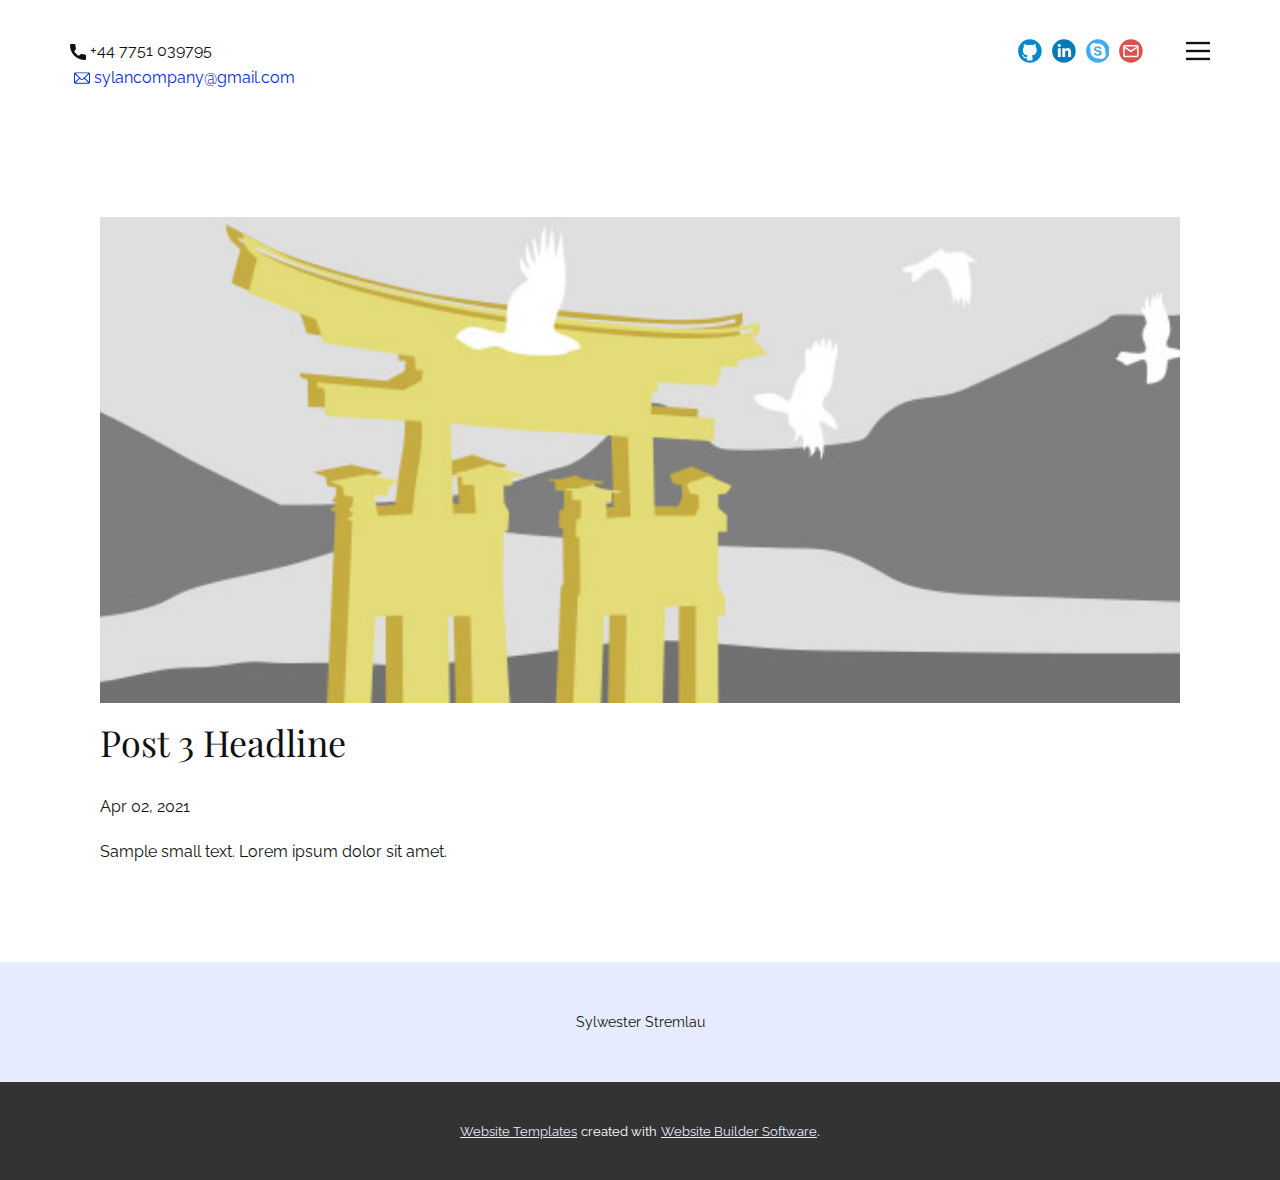
<file: blog/post-2.html>
<!doctype html>
<html style="font-size: 16px;"><head>
    <meta name="viewport" content="width=device-width, initial-scale=1.0">
    <meta charset="utf-8">
    <meta name="keywords" content="Post 1 Headline">
    <meta name="description" content="">
    <meta name="page_type" content="np-template-header-footer-from-plugin">
    <title>Post 3 Headline</title>
    <link rel="stylesheet" href="../nicepage.css" media="screen">
<link rel="stylesheet" href="../Post-Template.css" media="screen">
    <script class="u-script" type="text/javascript" src="../jquery.js" defer=""></script>
    <script class="u-script" type="text/javascript" src="../nicepage.js" defer=""></script>
    <meta name="generator" content="Nicepage 3.10.2, nicepage.com">
    <link id="u-theme-google-font" rel="stylesheet" href="https://fonts.googleapis.com/css?family=Playfair+Display:400,400i,500,500i,600,600i,700,700i,800,800i,900,900i|Raleway:100,100i,200,200i,300,300i,400,400i,500,500i,600,600i,700,700i,800,800i,900,900i">
    
    
    <script type="application/ld+json">{
		"@context": "http://schema.org",
		"@type": "Organization",
		"name": "",
		"url": "index.html",
		"sameAs": [
				"https://github.com/SylanProjects",
				"https://www.linkedin.com/in/sylwester-stremlau-72b725160/",
				"syl444n",
				"mailto:sylancompany@gmail.com?subject=I%20found%20you%20at%20www.sylwester-stremlau.com"
		]
}</script>
    <meta property="og:title" content="Post Template">
    <meta property="og:type" content="website">
    <meta name="theme-color" content="#022cd6">
    <link rel="canonical" href="../index.html">
    <meta property="og:url" content="index.html">
  </head>
  <body class="u-body"><header class="u-clearfix u-header u-header" id="sec-8713"><div class="u-clearfix u-sheet u-valign-middle-lg u-valign-middle-md u-valign-middle-sm u-valign-middle-xl u-sheet-1">
        <nav class="u-align-left u-menu u-menu-dropdown u-offcanvas u-menu-1" data-responsive-from="XL">
          <div class="menu-collapse" style="font-size: 1rem;">
            <a class="u-button-style u-nav-link" href="#" style="font-size: calc(1em + 8px);">
              <svg class="u-svg-link" preserveAspectRatio="xMidYMin slice" viewBox="0 0 302 302" style=""><use xmlns:xlink="http://www.w3.org/1999/xlink" xlink:href="#svg-8a8f"></use></svg>
              <svg xmlns="http://www.w3.org/2000/svg" xmlns:xlink="http://www.w3.org/1999/xlink" version="1.1" id="svg-8a8f" x="0px" y="0px" viewBox="0 0 302 302" style="enable-background:new 0 0 302 302;" xml:space="preserve" class="u-svg-content"><g><rect y="36" width="302" height="30"></rect><rect y="236" width="302" height="30"></rect><rect y="136" width="302" height="30"></rect>
</g><g></g><g></g><g></g><g></g><g></g><g></g><g></g><g></g><g></g><g></g><g></g><g></g><g></g><g></g><g></g></svg>
            </a>
          </div>
          <div class="u-custom-menu u-nav-container">
            <ul class="u-nav u-spacing-30 u-unstyled u-nav-1"><li class="u-nav-item"><a class="u-border-2 u-border-active-palette-1-base u-border-hover-palette-1-base u-border-no-left u-border-no-right u-border-no-top u-button-style u-nav-link u-text-active-palette-1-base u-text-grey-90 u-text-hover-grey-90" href="../Home.html" style="padding: 10px 0px;">Home</a>
</li><li class="u-nav-item"><a class="u-border-2 u-border-active-palette-1-base u-border-hover-palette-1-base u-border-no-left u-border-no-right u-border-no-top u-button-style u-nav-link u-text-active-palette-1-base u-text-grey-90 u-text-hover-grey-90" href="../Projects.html" style="padding: 10px 0px;">Projects</a>
</li></ul>
          </div>
          <div class="u-custom-menu u-nav-container-collapse">
            <div class="u-align-center u-black u-container-style u-inner-container-layout u-opacity u-opacity-95 u-sidenav">
              <div class="u-sidenav-overflow">
                <div class="u-menu-close"></div>
                <ul class="u-align-center u-nav u-popupmenu-items u-unstyled u-nav-2"><li class="u-nav-item"><a class="u-button-style u-nav-link" href="../Home.html" style="padding: 10px 0px;">Home</a>
</li><li class="u-nav-item"><a class="u-button-style u-nav-link" href="../Projects.html" style="padding: 10px 0px;">Projects</a>
</li></ul>
              </div>
            </div>
            <div class="u-black u-menu-overlay u-opacity u-opacity-70"></div>
          </div>
        </nav>
        <div class="u-social-icons u-spacing-10 u-social-icons-1">
          <a class="u-social-url" target="_blank" title="Github" href="https://github.com/SylanProjects"><span class="u-icon u-icon-circle u-social-github u-social-icon u-icon-1"><svg class="u-svg-link" preserveAspectRatio="xMidYMin slice" viewBox="0 0 112 112" style=""><use xmlns:xlink="http://www.w3.org/1999/xlink" xlink:href="#svg-c900"></use></svg><svg class="u-svg-content" viewBox="0 0 112 112" x="0" y="0" id="svg-c900"><circle fill="currentColor" cx="56.1" cy="56.1" r="55"></circle><path fill="#FFFFFF" d="M88,51.3c0-5.5-1.9-10.2-5.3-13.7c0.6-1.3,2.3-6.5-0.5-13.5c0,0-4.2-1.4-14,5.3c-4.1-1.1-8.4-1.7-12.7-1.8
	c-4.3,0-8.7,0.6-12.7,1.8c-9.7-6.6-14-5.3-14-5.3c-2.8,7-1,12.2-0.5,13.5C25,41.2,23,45.7,23,51.3c0,19.6,11.9,23.9,23.3,25.2
	c-1.5,1.3-2.8,3.5-3.2,6.8c-3,1.3-10.2,3.6-14.9-4.3c0,0-2.7-4.9-7.8-5.3c0,0-5-0.1-0.4,3.1c0,0,3.3,1.6,5.6,7.5c0,0,3,9.1,17.2,6
	c0,4.3,0.1,8.3,0.1,9.5h25.2c0-1.7,0.1-7.2,0.1-14c0-4.7-1.7-7.9-3.4-9.4C76,75.2,88,70.9,88,51.3z"></path></svg></span>
          </a>
          <a class="u-social-url" target="_blank" title="LinkedIn" href="https://www.linkedin.com/in/sylwester-stremlau-72b725160/"><span class="u-icon u-icon-circle u-social-icon u-social-linkedin u-icon-2"><svg class="u-svg-link" preserveAspectRatio="xMidYMin slice" viewBox="0 0 112 112" style=""><use xmlns:xlink="http://www.w3.org/1999/xlink" xlink:href="#svg-c6fa"></use></svg><svg class="u-svg-content" viewBox="0 0 112 112" x="0" y="0" id="svg-c6fa"><circle fill="currentColor" cx="56.1" cy="56.1" r="55"></circle><path fill="#FFFFFF" d="M41.3,83.7H27.9V43.4h13.4V83.7z M34.6,37.9L34.6,37.9c-4.6,0-7.5-3.1-7.5-7c0-4,3-7,7.6-7s7.4,3,7.5,7
            C42.2,34.8,39.2,37.9,34.6,37.9z M89.6,83.7H76.2V62.2c0-5.4-1.9-9.1-6.8-9.1c-3.7,0-5.9,2.5-6.9,4.9c-0.4,0.9-0.4,2.1-0.4,3.3v22.5
            H48.7c0,0,0.2-36.5,0-40.3h13.4v5.7c1.8-2.7,5-6.7,12.1-6.7c8.8,0,15.4,5.8,15.4,18.1V83.7z"></path></svg></span>
          </a>
          <a class="u-social-url" target="_blank" title="Skype" href="../syl444n"><span class="u-icon u-icon-circle u-social-icon u-social-skype u-icon-3"><svg class="u-svg-link" preserveAspectRatio="xMidYMin slice" viewBox="0 0 112 112" style=""><use xmlns:xlink="http://www.w3.org/1999/xlink" xlink:href="#svg-6ab5"></use></svg><svg class="u-svg-content" viewBox="0 0 112 112" x="0" y="0" id="svg-6ab5"><circle fill="currentColor" cx="56.1" cy="56.1" r="55"></circle><path fill="#FFFFFF" d="M56.3,78.5c-12.4,0-18-6.3-18-10.9c0-2.4,1.9-4,4.2-4c5.3,0,3.9,7.9,13.8,7.9c5,0,8-3,8-5.9
	c0-1.7-1-3.6-4.3-4.4l-11-2.8c-8.8-2.3-10.4-7.2-10.4-11.7c0-9.5,8.7-12.9,16.9-12.9c7.6,0,16.6,4.2,16.6,9.9c0,2.4-2,3.8-4.4,3.8
	c-4.5,0-3.8-6.3-12.8-6.3c-4.5,0-6.9,2.1-6.9,5.1c0,3,3.5,4,6.6,4.7l8.1,1.8c8.9,2,11.3,7.2,11.3,12.2C74,72.5,68,78.5,56.3,78.5
	 M90.3,62.2c0.3-2,0.5-4,0.5-6.1c0-19.3-15.6-35-34.8-35c-2.1,0-4.1,0.2-6,0.5c-3-1.7-6.5-2.7-10.2-2.7c-11.4,0-20.7,9.3-20.7,20.8
	c0,3.8,1,7.3,2.7,10.3c-0.3,2-0.5,4-0.5,6.1c0,19.3,15.6,35,34.8,35c2.1,0,4.1-0.2,6-0.5c3,1.7,6.5,2.7,10.2,2.7
	C83.8,93.3,93,84,93,72.5C93,68.7,92.1,65.2,90.3,62.2"></path></svg></span>
          </a>
          <a class="u-social-url" target="_blank" title="Email" href="../mailto:sylancompany@gmail.com?subject=I%20found%20you%20at%20www.sylwester-stremlau.com"><span class="u-icon u-icon-circle u-social-email u-social-icon u-icon-4"><svg class="u-svg-link" preserveAspectRatio="xMidYMin slice" viewBox="0 0 112 112" style=""><use xmlns:xlink="http://www.w3.org/1999/xlink" xlink:href="#svg-a0a6"></use></svg><svg class="u-svg-content" viewBox="0 0 112 112" x="0" y="0" id="svg-a0a6"><circle fill="currentColor" cx="56.1" cy="56.1" r="55"></circle><path id="path3864" fill="#FFFFFF" d="M27.2,28h57.6c4,0,7.2,3.2,7.2,7.2l0,0v42.7c0,3.9-3.2,7.2-7.2,7.2l0,0H27.2
	c-4,0-7.2-3.2-7.2-7.2V35.2C20,31.1,23.2,28,27.2,28 M56,52.9l28.8-17.8H27.2L56,52.9 M27.2,77.7h57.6V43.5L56,61.3L27.2,43.5V77.7z
	"></path></svg></span>
          </a>
        </div>
        <a href="../tel:+44 7751039795" class="u-active-none u-btn u-btn-rectangle u-button-style u-hover-none u-none u-text-body-color u-btn-1"><span class="u-icon"><svg class="u-svg-content" viewBox="0 0 405.333 405.333" x="0px" y="0px" style="width: 1em; height: 1em;"><path d="M373.333,266.88c-25.003,0-49.493-3.904-72.704-11.563c-11.328-3.904-24.192-0.896-31.637,6.699l-46.016,34.752    c-52.8-28.181-86.592-61.952-114.389-114.368l33.813-44.928c8.512-8.512,11.563-20.971,7.915-32.64    C142.592,81.472,138.667,56.96,138.667,32c0-17.643-14.357-32-32-32H32C14.357,0,0,14.357,0,32    c0,205.845,167.488,373.333,373.333,373.333c17.643,0,32-14.357,32-32V298.88C405.333,281.237,390.976,266.88,373.333,266.88z"></path></svg><img></span>&nbsp;+44 7751 039795
        </a>
        <p class="u-text u-text-1">
          <a class="u-active-none u-border-none u-btn u-button-link u-button-style u-hover-none u-none u-text-palette-1-base u-btn-2" href="../mailto:sylancompany@gmail.com?subject=I%20found%20you%20at%20www.sylwester-stremlau.com"> &nbsp;<span class="u-icon u-icon-6"><svg class="u-svg-content" viewBox="0 0 512 512" x="0px" y="0px" style="width: 1em; height: 1em;"><g><g><path d="M467,76H45C20.137,76,0,96.262,0,121v270c0,24.885,20.285,45,45,45h422c24.655,0,45-20.03,45-45V121    C512,96.306,491.943,76,467,76z M460.698,106c-9.194,9.145-167.415,166.533-172.878,171.967c-8.5,8.5-19.8,13.18-31.82,13.18    s-23.32-4.681-31.848-13.208C220.478,274.284,64.003,118.634,51.302,106H460.698z M30,384.894V127.125L159.638,256.08L30,384.894z     M51.321,406l129.587-128.763l22.059,21.943c14.166,14.166,33,21.967,53.033,21.967c20.033,0,38.867-7.801,53.005-21.939    l22.087-21.971L460.679,406H51.321z M482,384.894L352.362,256.08L482,127.125V384.894z"></path>
</g>
</g></svg><img></span>&nbsp;sylancompany@gmail.com<br>
          </a>
        </p>
      </div></header>
    <section class="u-align-center u-clearfix u-section-1" id="sec-0745">
      <div class="u-clearfix u-sheet u-valign-middle-md u-valign-middle-sm u-valign-middle-xs u-sheet-1"><!--post_details--><!--post_details_options_json--><!--{"source":""}--><!--/post_details_options_json--><!--blog_post-->
        <div class="u-container-style u-expanded-width u-post-details u-post-details-1">
          <div class="u-container-layout u-valign-middle u-container-layout-1"><!--blog_post_image-->
            <img alt="" class="u-blog-control u-expanded-width u-image u-image-default u-image-1" src="[data-uri]"><!--/blog_post_image--><!--blog_post_header-->
            <h2 class="u-blog-control u-text u-text-1">Post 3 Headline</h2><!--/blog_post_header--><!--blog_post_metadata-->
            <div class="u-blog-control u-metadata u-metadata-1"><!--blog_post_metadata_date-->
              <span class="u-meta-date u-meta-icon">Apr 02, 2021</span><!--/blog_post_metadata_date--><!--blog_post_metadata_category-->
              <!--/blog_post_metadata_category--><!--blog_post_metadata_comments-->
              <!--/blog_post_metadata_comments-->
            </div><!--/blog_post_metadata--><!--blog_post_content-->
            <div class="u-align-justify u-blog-control u-post-content u-text u-text-2 fr-view">
  Sample small text. Lorem ipsum dolor sit amet.
  </div><!--/blog_post_content-->
          </div>
        </div><!--/blog_post--><!--/post_details-->
      </div>
    </section>
    
    
    <footer class="u-align-center u-clearfix u-footer u-palette-1-light-3 u-footer" id="sec-1ec7"><div class="u-clearfix u-sheet u-sheet-1">
        <p class="u-small-text u-text u-text-variant u-text-1">Sylwester Stremlau</p>
      </div></footer>
    <section class="u-backlink u-clearfix u-grey-80">
      <a class="u-link" href="https://nicepage.com/website-templates" target="_blank">
        <span>Website Templates</span>
      </a>
      <p class="u-text">
        <span>created with</span>
      </p>
      <a class="u-link" href="https://nicepage.com/" target="_blank">
        <span>Website Builder Software</span>
      </a>. 
    </section>
  
</body></html>
</file>
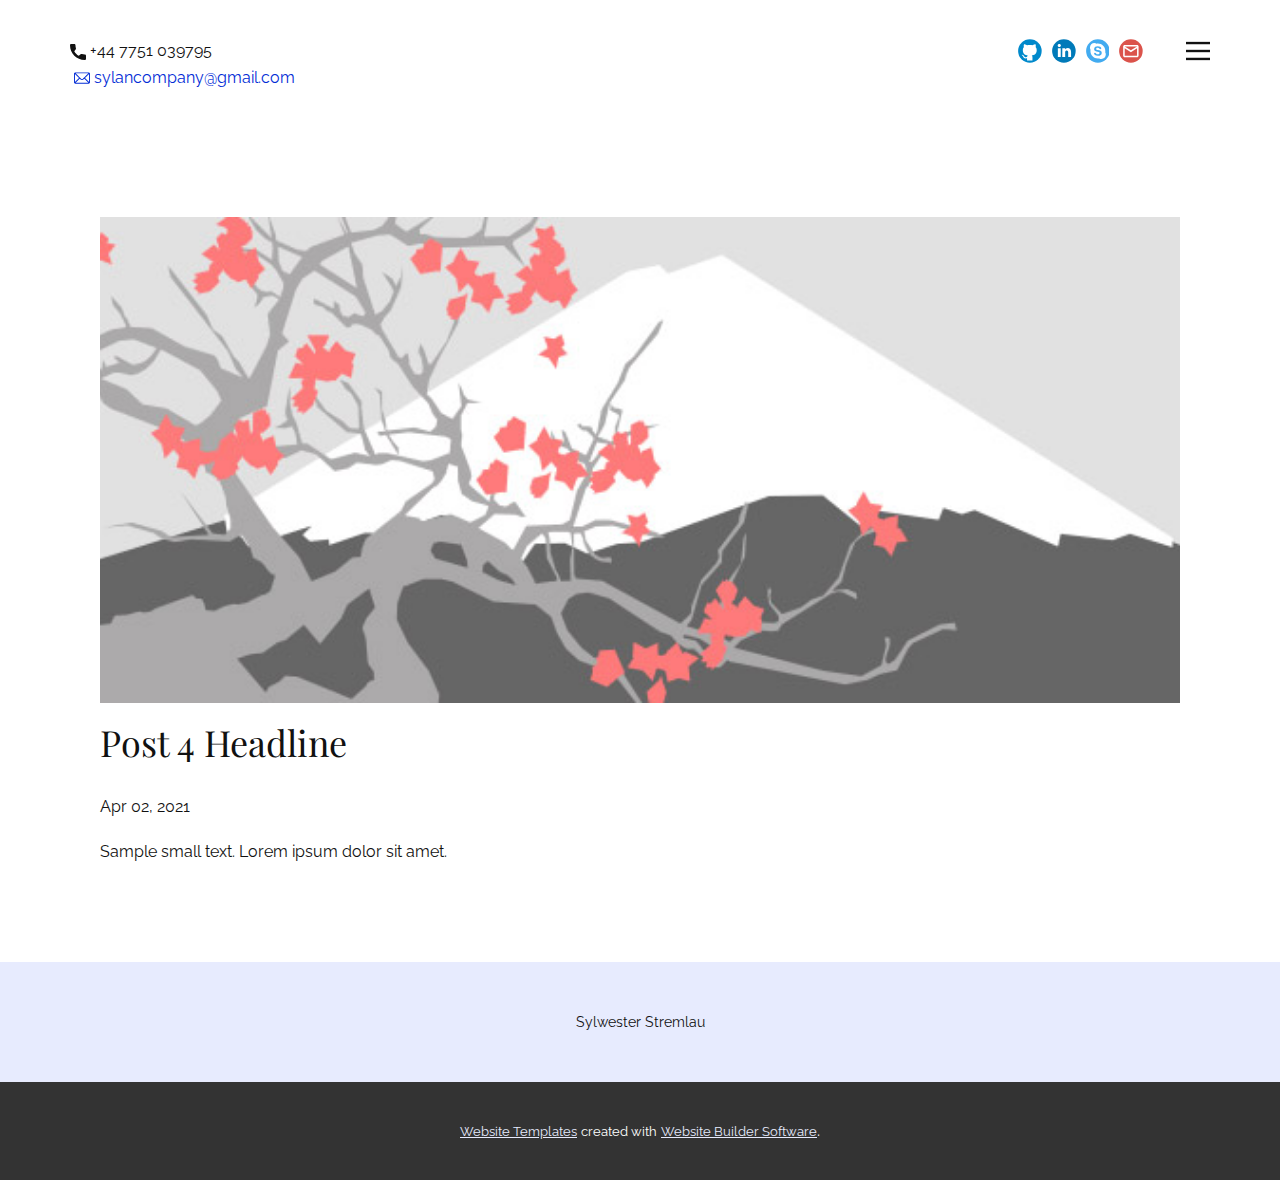
<file: blog/post-3.html>
<!doctype html>
<html style="font-size: 16px;"><head>
    <meta name="viewport" content="width=device-width, initial-scale=1.0">
    <meta charset="utf-8">
    <meta name="keywords" content="Post 1 Headline">
    <meta name="description" content="">
    <meta name="page_type" content="np-template-header-footer-from-plugin">
    <title>Post 4 Headline</title>
    <link rel="stylesheet" href="../nicepage.css" media="screen">
<link rel="stylesheet" href="../Post-Template.css" media="screen">
    <script class="u-script" type="text/javascript" src="../jquery.js" defer=""></script>
    <script class="u-script" type="text/javascript" src="../nicepage.js" defer=""></script>
    <meta name="generator" content="Nicepage 3.10.2, nicepage.com">
    <link id="u-theme-google-font" rel="stylesheet" href="https://fonts.googleapis.com/css?family=Playfair+Display:400,400i,500,500i,600,600i,700,700i,800,800i,900,900i|Raleway:100,100i,200,200i,300,300i,400,400i,500,500i,600,600i,700,700i,800,800i,900,900i">
    
    
    <script type="application/ld+json">{
		"@context": "http://schema.org",
		"@type": "Organization",
		"name": "",
		"url": "index.html",
		"sameAs": [
				"https://github.com/SylanProjects",
				"https://www.linkedin.com/in/sylwester-stremlau-72b725160/",
				"syl444n",
				"mailto:sylancompany@gmail.com?subject=I%20found%20you%20at%20www.sylwester-stremlau.com"
		]
}</script>
    <meta property="og:title" content="Post Template">
    <meta property="og:type" content="website">
    <meta name="theme-color" content="#022cd6">
    <link rel="canonical" href="../index.html">
    <meta property="og:url" content="index.html">
  </head>
  <body class="u-body"><header class="u-clearfix u-header u-header" id="sec-8713"><div class="u-clearfix u-sheet u-valign-middle-lg u-valign-middle-md u-valign-middle-sm u-valign-middle-xl u-sheet-1">
        <nav class="u-align-left u-menu u-menu-dropdown u-offcanvas u-menu-1" data-responsive-from="XL">
          <div class="menu-collapse" style="font-size: 1rem;">
            <a class="u-button-style u-nav-link" href="#" style="font-size: calc(1em + 8px);">
              <svg class="u-svg-link" preserveAspectRatio="xMidYMin slice" viewBox="0 0 302 302" style=""><use xmlns:xlink="http://www.w3.org/1999/xlink" xlink:href="#svg-8a8f"></use></svg>
              <svg xmlns="http://www.w3.org/2000/svg" xmlns:xlink="http://www.w3.org/1999/xlink" version="1.1" id="svg-8a8f" x="0px" y="0px" viewBox="0 0 302 302" style="enable-background:new 0 0 302 302;" xml:space="preserve" class="u-svg-content"><g><rect y="36" width="302" height="30"></rect><rect y="236" width="302" height="30"></rect><rect y="136" width="302" height="30"></rect>
</g><g></g><g></g><g></g><g></g><g></g><g></g><g></g><g></g><g></g><g></g><g></g><g></g><g></g><g></g><g></g></svg>
            </a>
          </div>
          <div class="u-custom-menu u-nav-container">
            <ul class="u-nav u-spacing-30 u-unstyled u-nav-1"><li class="u-nav-item"><a class="u-border-2 u-border-active-palette-1-base u-border-hover-palette-1-base u-border-no-left u-border-no-right u-border-no-top u-button-style u-nav-link u-text-active-palette-1-base u-text-grey-90 u-text-hover-grey-90" href="../Home.html" style="padding: 10px 0px;">Home</a>
</li><li class="u-nav-item"><a class="u-border-2 u-border-active-palette-1-base u-border-hover-palette-1-base u-border-no-left u-border-no-right u-border-no-top u-button-style u-nav-link u-text-active-palette-1-base u-text-grey-90 u-text-hover-grey-90" href="../Projects.html" style="padding: 10px 0px;">Projects</a>
</li></ul>
          </div>
          <div class="u-custom-menu u-nav-container-collapse">
            <div class="u-align-center u-black u-container-style u-inner-container-layout u-opacity u-opacity-95 u-sidenav">
              <div class="u-sidenav-overflow">
                <div class="u-menu-close"></div>
                <ul class="u-align-center u-nav u-popupmenu-items u-unstyled u-nav-2"><li class="u-nav-item"><a class="u-button-style u-nav-link" href="../Home.html" style="padding: 10px 0px;">Home</a>
</li><li class="u-nav-item"><a class="u-button-style u-nav-link" href="../Projects.html" style="padding: 10px 0px;">Projects</a>
</li></ul>
              </div>
            </div>
            <div class="u-black u-menu-overlay u-opacity u-opacity-70"></div>
          </div>
        </nav>
        <div class="u-social-icons u-spacing-10 u-social-icons-1">
          <a class="u-social-url" target="_blank" title="Github" href="https://github.com/SylanProjects"><span class="u-icon u-icon-circle u-social-github u-social-icon u-icon-1"><svg class="u-svg-link" preserveAspectRatio="xMidYMin slice" viewBox="0 0 112 112" style=""><use xmlns:xlink="http://www.w3.org/1999/xlink" xlink:href="#svg-c900"></use></svg><svg class="u-svg-content" viewBox="0 0 112 112" x="0" y="0" id="svg-c900"><circle fill="currentColor" cx="56.1" cy="56.1" r="55"></circle><path fill="#FFFFFF" d="M88,51.3c0-5.5-1.9-10.2-5.3-13.7c0.6-1.3,2.3-6.5-0.5-13.5c0,0-4.2-1.4-14,5.3c-4.1-1.1-8.4-1.7-12.7-1.8
	c-4.3,0-8.7,0.6-12.7,1.8c-9.7-6.6-14-5.3-14-5.3c-2.8,7-1,12.2-0.5,13.5C25,41.2,23,45.7,23,51.3c0,19.6,11.9,23.9,23.3,25.2
	c-1.5,1.3-2.8,3.5-3.2,6.8c-3,1.3-10.2,3.6-14.9-4.3c0,0-2.7-4.9-7.8-5.3c0,0-5-0.1-0.4,3.1c0,0,3.3,1.6,5.6,7.5c0,0,3,9.1,17.2,6
	c0,4.3,0.1,8.3,0.1,9.5h25.2c0-1.7,0.1-7.2,0.1-14c0-4.7-1.7-7.9-3.4-9.4C76,75.2,88,70.9,88,51.3z"></path></svg></span>
          </a>
          <a class="u-social-url" target="_blank" title="LinkedIn" href="https://www.linkedin.com/in/sylwester-stremlau-72b725160/"><span class="u-icon u-icon-circle u-social-icon u-social-linkedin u-icon-2"><svg class="u-svg-link" preserveAspectRatio="xMidYMin slice" viewBox="0 0 112 112" style=""><use xmlns:xlink="http://www.w3.org/1999/xlink" xlink:href="#svg-c6fa"></use></svg><svg class="u-svg-content" viewBox="0 0 112 112" x="0" y="0" id="svg-c6fa"><circle fill="currentColor" cx="56.1" cy="56.1" r="55"></circle><path fill="#FFFFFF" d="M41.3,83.7H27.9V43.4h13.4V83.7z M34.6,37.9L34.6,37.9c-4.6,0-7.5-3.1-7.5-7c0-4,3-7,7.6-7s7.4,3,7.5,7
            C42.2,34.8,39.2,37.9,34.6,37.9z M89.6,83.7H76.2V62.2c0-5.4-1.9-9.1-6.8-9.1c-3.7,0-5.9,2.5-6.9,4.9c-0.4,0.9-0.4,2.1-0.4,3.3v22.5
            H48.7c0,0,0.2-36.5,0-40.3h13.4v5.7c1.8-2.7,5-6.7,12.1-6.7c8.8,0,15.4,5.8,15.4,18.1V83.7z"></path></svg></span>
          </a>
          <a class="u-social-url" target="_blank" title="Skype" href="../syl444n"><span class="u-icon u-icon-circle u-social-icon u-social-skype u-icon-3"><svg class="u-svg-link" preserveAspectRatio="xMidYMin slice" viewBox="0 0 112 112" style=""><use xmlns:xlink="http://www.w3.org/1999/xlink" xlink:href="#svg-6ab5"></use></svg><svg class="u-svg-content" viewBox="0 0 112 112" x="0" y="0" id="svg-6ab5"><circle fill="currentColor" cx="56.1" cy="56.1" r="55"></circle><path fill="#FFFFFF" d="M56.3,78.5c-12.4,0-18-6.3-18-10.9c0-2.4,1.9-4,4.2-4c5.3,0,3.9,7.9,13.8,7.9c5,0,8-3,8-5.9
	c0-1.7-1-3.6-4.3-4.4l-11-2.8c-8.8-2.3-10.4-7.2-10.4-11.7c0-9.5,8.7-12.9,16.9-12.9c7.6,0,16.6,4.2,16.6,9.9c0,2.4-2,3.8-4.4,3.8
	c-4.5,0-3.8-6.3-12.8-6.3c-4.5,0-6.9,2.1-6.9,5.1c0,3,3.5,4,6.6,4.7l8.1,1.8c8.9,2,11.3,7.2,11.3,12.2C74,72.5,68,78.5,56.3,78.5
	 M90.3,62.2c0.3-2,0.5-4,0.5-6.1c0-19.3-15.6-35-34.8-35c-2.1,0-4.1,0.2-6,0.5c-3-1.7-6.5-2.7-10.2-2.7c-11.4,0-20.7,9.3-20.7,20.8
	c0,3.8,1,7.3,2.7,10.3c-0.3,2-0.5,4-0.5,6.1c0,19.3,15.6,35,34.8,35c2.1,0,4.1-0.2,6-0.5c3,1.7,6.5,2.7,10.2,2.7
	C83.8,93.3,93,84,93,72.5C93,68.7,92.1,65.2,90.3,62.2"></path></svg></span>
          </a>
          <a class="u-social-url" target="_blank" title="Email" href="../mailto:sylancompany@gmail.com?subject=I%20found%20you%20at%20www.sylwester-stremlau.com"><span class="u-icon u-icon-circle u-social-email u-social-icon u-icon-4"><svg class="u-svg-link" preserveAspectRatio="xMidYMin slice" viewBox="0 0 112 112" style=""><use xmlns:xlink="http://www.w3.org/1999/xlink" xlink:href="#svg-a0a6"></use></svg><svg class="u-svg-content" viewBox="0 0 112 112" x="0" y="0" id="svg-a0a6"><circle fill="currentColor" cx="56.1" cy="56.1" r="55"></circle><path id="path3864" fill="#FFFFFF" d="M27.2,28h57.6c4,0,7.2,3.2,7.2,7.2l0,0v42.7c0,3.9-3.2,7.2-7.2,7.2l0,0H27.2
	c-4,0-7.2-3.2-7.2-7.2V35.2C20,31.1,23.2,28,27.2,28 M56,52.9l28.8-17.8H27.2L56,52.9 M27.2,77.7h57.6V43.5L56,61.3L27.2,43.5V77.7z
	"></path></svg></span>
          </a>
        </div>
        <a href="../tel:+44 7751039795" class="u-active-none u-btn u-btn-rectangle u-button-style u-hover-none u-none u-text-body-color u-btn-1"><span class="u-icon"><svg class="u-svg-content" viewBox="0 0 405.333 405.333" x="0px" y="0px" style="width: 1em; height: 1em;"><path d="M373.333,266.88c-25.003,0-49.493-3.904-72.704-11.563c-11.328-3.904-24.192-0.896-31.637,6.699l-46.016,34.752    c-52.8-28.181-86.592-61.952-114.389-114.368l33.813-44.928c8.512-8.512,11.563-20.971,7.915-32.64    C142.592,81.472,138.667,56.96,138.667,32c0-17.643-14.357-32-32-32H32C14.357,0,0,14.357,0,32    c0,205.845,167.488,373.333,373.333,373.333c17.643,0,32-14.357,32-32V298.88C405.333,281.237,390.976,266.88,373.333,266.88z"></path></svg><img></span>&nbsp;+44 7751 039795
        </a>
        <p class="u-text u-text-1">
          <a class="u-active-none u-border-none u-btn u-button-link u-button-style u-hover-none u-none u-text-palette-1-base u-btn-2" href="../mailto:sylancompany@gmail.com?subject=I%20found%20you%20at%20www.sylwester-stremlau.com"> &nbsp;<span class="u-icon u-icon-6"><svg class="u-svg-content" viewBox="0 0 512 512" x="0px" y="0px" style="width: 1em; height: 1em;"><g><g><path d="M467,76H45C20.137,76,0,96.262,0,121v270c0,24.885,20.285,45,45,45h422c24.655,0,45-20.03,45-45V121    C512,96.306,491.943,76,467,76z M460.698,106c-9.194,9.145-167.415,166.533-172.878,171.967c-8.5,8.5-19.8,13.18-31.82,13.18    s-23.32-4.681-31.848-13.208C220.478,274.284,64.003,118.634,51.302,106H460.698z M30,384.894V127.125L159.638,256.08L30,384.894z     M51.321,406l129.587-128.763l22.059,21.943c14.166,14.166,33,21.967,53.033,21.967c20.033,0,38.867-7.801,53.005-21.939    l22.087-21.971L460.679,406H51.321z M482,384.894L352.362,256.08L482,127.125V384.894z"></path>
</g>
</g></svg><img></span>&nbsp;sylancompany@gmail.com<br>
          </a>
        </p>
      </div></header>
    <section class="u-align-center u-clearfix u-section-1" id="sec-0745">
      <div class="u-clearfix u-sheet u-valign-middle-md u-valign-middle-sm u-valign-middle-xs u-sheet-1"><!--post_details--><!--post_details_options_json--><!--{"source":""}--><!--/post_details_options_json--><!--blog_post-->
        <div class="u-container-style u-expanded-width u-post-details u-post-details-1">
          <div class="u-container-layout u-valign-middle u-container-layout-1"><!--blog_post_image-->
            <img alt="" class="u-blog-control u-expanded-width u-image u-image-default u-image-1" src="[data-uri]"><!--/blog_post_image--><!--blog_post_header-->
            <h2 class="u-blog-control u-text u-text-1">Post 4 Headline</h2><!--/blog_post_header--><!--blog_post_metadata-->
            <div class="u-blog-control u-metadata u-metadata-1"><!--blog_post_metadata_date-->
              <span class="u-meta-date u-meta-icon">Apr 02, 2021</span><!--/blog_post_metadata_date--><!--blog_post_metadata_category-->
              <!--/blog_post_metadata_category--><!--blog_post_metadata_comments-->
              <!--/blog_post_metadata_comments-->
            </div><!--/blog_post_metadata--><!--blog_post_content-->
            <div class="u-align-justify u-blog-control u-post-content u-text u-text-2 fr-view">
  Sample small text. Lorem ipsum dolor sit amet.
  </div><!--/blog_post_content-->
          </div>
        </div><!--/blog_post--><!--/post_details-->
      </div>
    </section>
    
    
    <footer class="u-align-center u-clearfix u-footer u-palette-1-light-3 u-footer" id="sec-1ec7"><div class="u-clearfix u-sheet u-sheet-1">
        <p class="u-small-text u-text u-text-variant u-text-1">Sylwester Stremlau</p>
      </div></footer>
    <section class="u-backlink u-clearfix u-grey-80">
      <a class="u-link" href="https://nicepage.com/website-templates" target="_blank">
        <span>Website Templates</span>
      </a>
      <p class="u-text">
        <span>created with</span>
      </p>
      <a class="u-link" href="https://nicepage.com/" target="_blank">
        <span>Website Builder Software</span>
      </a>. 
    </section>
  
</body></html>
</file>
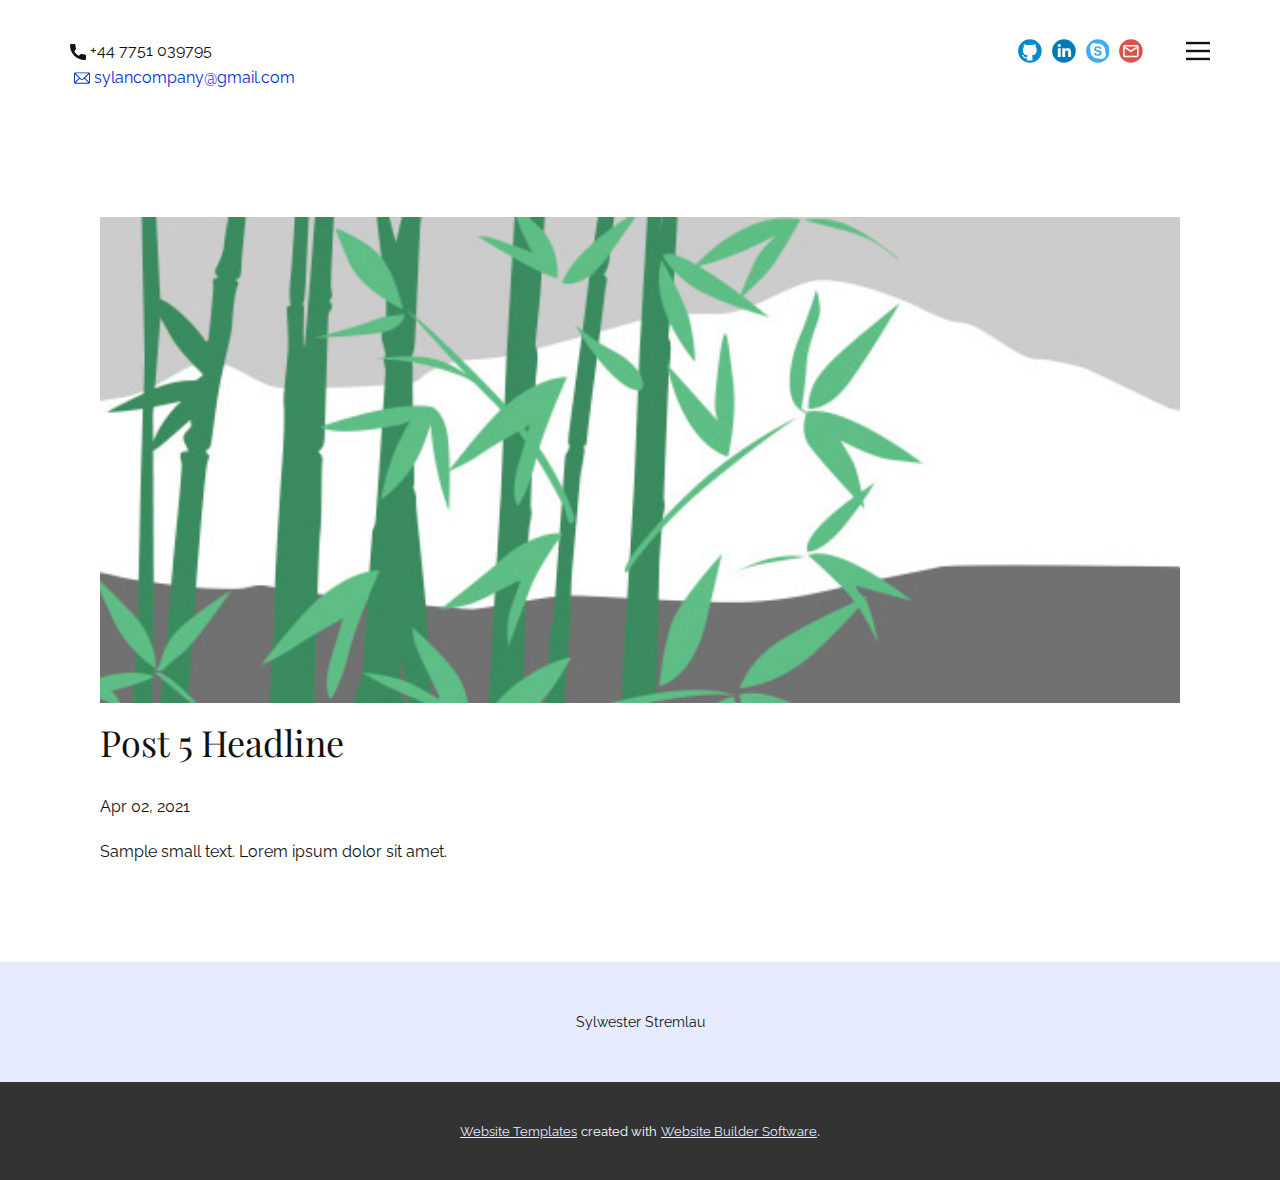
<file: blog/post-4.html>
<!doctype html>
<html style="font-size: 16px;"><head>
    <meta name="viewport" content="width=device-width, initial-scale=1.0">
    <meta charset="utf-8">
    <meta name="keywords" content="Post 1 Headline">
    <meta name="description" content="">
    <meta name="page_type" content="np-template-header-footer-from-plugin">
    <title>Post 5 Headline</title>
    <link rel="stylesheet" href="../nicepage.css" media="screen">
<link rel="stylesheet" href="../Post-Template.css" media="screen">
    <script class="u-script" type="text/javascript" src="../jquery.js" defer=""></script>
    <script class="u-script" type="text/javascript" src="../nicepage.js" defer=""></script>
    <meta name="generator" content="Nicepage 3.10.2, nicepage.com">
    <link id="u-theme-google-font" rel="stylesheet" href="https://fonts.googleapis.com/css?family=Playfair+Display:400,400i,500,500i,600,600i,700,700i,800,800i,900,900i|Raleway:100,100i,200,200i,300,300i,400,400i,500,500i,600,600i,700,700i,800,800i,900,900i">
    
    
    <script type="application/ld+json">{
		"@context": "http://schema.org",
		"@type": "Organization",
		"name": "",
		"url": "index.html",
		"sameAs": [
				"https://github.com/SylanProjects",
				"https://www.linkedin.com/in/sylwester-stremlau-72b725160/",
				"syl444n",
				"mailto:sylancompany@gmail.com?subject=I%20found%20you%20at%20www.sylwester-stremlau.com"
		]
}</script>
    <meta property="og:title" content="Post Template">
    <meta property="og:type" content="website">
    <meta name="theme-color" content="#022cd6">
    <link rel="canonical" href="../index.html">
    <meta property="og:url" content="index.html">
  </head>
  <body class="u-body"><header class="u-clearfix u-header u-header" id="sec-8713"><div class="u-clearfix u-sheet u-valign-middle-lg u-valign-middle-md u-valign-middle-sm u-valign-middle-xl u-sheet-1">
        <nav class="u-align-left u-menu u-menu-dropdown u-offcanvas u-menu-1" data-responsive-from="XL">
          <div class="menu-collapse" style="font-size: 1rem;">
            <a class="u-button-style u-nav-link" href="#" style="font-size: calc(1em + 8px);">
              <svg class="u-svg-link" preserveAspectRatio="xMidYMin slice" viewBox="0 0 302 302" style=""><use xmlns:xlink="http://www.w3.org/1999/xlink" xlink:href="#svg-8a8f"></use></svg>
              <svg xmlns="http://www.w3.org/2000/svg" xmlns:xlink="http://www.w3.org/1999/xlink" version="1.1" id="svg-8a8f" x="0px" y="0px" viewBox="0 0 302 302" style="enable-background:new 0 0 302 302;" xml:space="preserve" class="u-svg-content"><g><rect y="36" width="302" height="30"></rect><rect y="236" width="302" height="30"></rect><rect y="136" width="302" height="30"></rect>
</g><g></g><g></g><g></g><g></g><g></g><g></g><g></g><g></g><g></g><g></g><g></g><g></g><g></g><g></g><g></g></svg>
            </a>
          </div>
          <div class="u-custom-menu u-nav-container">
            <ul class="u-nav u-spacing-30 u-unstyled u-nav-1"><li class="u-nav-item"><a class="u-border-2 u-border-active-palette-1-base u-border-hover-palette-1-base u-border-no-left u-border-no-right u-border-no-top u-button-style u-nav-link u-text-active-palette-1-base u-text-grey-90 u-text-hover-grey-90" href="../Home.html" style="padding: 10px 0px;">Home</a>
</li><li class="u-nav-item"><a class="u-border-2 u-border-active-palette-1-base u-border-hover-palette-1-base u-border-no-left u-border-no-right u-border-no-top u-button-style u-nav-link u-text-active-palette-1-base u-text-grey-90 u-text-hover-grey-90" href="../Projects.html" style="padding: 10px 0px;">Projects</a>
</li></ul>
          </div>
          <div class="u-custom-menu u-nav-container-collapse">
            <div class="u-align-center u-black u-container-style u-inner-container-layout u-opacity u-opacity-95 u-sidenav">
              <div class="u-sidenav-overflow">
                <div class="u-menu-close"></div>
                <ul class="u-align-center u-nav u-popupmenu-items u-unstyled u-nav-2"><li class="u-nav-item"><a class="u-button-style u-nav-link" href="../Home.html" style="padding: 10px 0px;">Home</a>
</li><li class="u-nav-item"><a class="u-button-style u-nav-link" href="../Projects.html" style="padding: 10px 0px;">Projects</a>
</li></ul>
              </div>
            </div>
            <div class="u-black u-menu-overlay u-opacity u-opacity-70"></div>
          </div>
        </nav>
        <div class="u-social-icons u-spacing-10 u-social-icons-1">
          <a class="u-social-url" target="_blank" title="Github" href="https://github.com/SylanProjects"><span class="u-icon u-icon-circle u-social-github u-social-icon u-icon-1"><svg class="u-svg-link" preserveAspectRatio="xMidYMin slice" viewBox="0 0 112 112" style=""><use xmlns:xlink="http://www.w3.org/1999/xlink" xlink:href="#svg-c900"></use></svg><svg class="u-svg-content" viewBox="0 0 112 112" x="0" y="0" id="svg-c900"><circle fill="currentColor" cx="56.1" cy="56.1" r="55"></circle><path fill="#FFFFFF" d="M88,51.3c0-5.5-1.9-10.2-5.3-13.7c0.6-1.3,2.3-6.5-0.5-13.5c0,0-4.2-1.4-14,5.3c-4.1-1.1-8.4-1.7-12.7-1.8
	c-4.3,0-8.7,0.6-12.7,1.8c-9.7-6.6-14-5.3-14-5.3c-2.8,7-1,12.2-0.5,13.5C25,41.2,23,45.7,23,51.3c0,19.6,11.9,23.9,23.3,25.2
	c-1.5,1.3-2.8,3.5-3.2,6.8c-3,1.3-10.2,3.6-14.9-4.3c0,0-2.7-4.9-7.8-5.3c0,0-5-0.1-0.4,3.1c0,0,3.3,1.6,5.6,7.5c0,0,3,9.1,17.2,6
	c0,4.3,0.1,8.3,0.1,9.5h25.2c0-1.7,0.1-7.2,0.1-14c0-4.7-1.7-7.9-3.4-9.4C76,75.2,88,70.9,88,51.3z"></path></svg></span>
          </a>
          <a class="u-social-url" target="_blank" title="LinkedIn" href="https://www.linkedin.com/in/sylwester-stremlau-72b725160/"><span class="u-icon u-icon-circle u-social-icon u-social-linkedin u-icon-2"><svg class="u-svg-link" preserveAspectRatio="xMidYMin slice" viewBox="0 0 112 112" style=""><use xmlns:xlink="http://www.w3.org/1999/xlink" xlink:href="#svg-c6fa"></use></svg><svg class="u-svg-content" viewBox="0 0 112 112" x="0" y="0" id="svg-c6fa"><circle fill="currentColor" cx="56.1" cy="56.1" r="55"></circle><path fill="#FFFFFF" d="M41.3,83.7H27.9V43.4h13.4V83.7z M34.6,37.9L34.6,37.9c-4.6,0-7.5-3.1-7.5-7c0-4,3-7,7.6-7s7.4,3,7.5,7
            C42.2,34.8,39.2,37.9,34.6,37.9z M89.6,83.7H76.2V62.2c0-5.4-1.9-9.1-6.8-9.1c-3.7,0-5.9,2.5-6.9,4.9c-0.4,0.9-0.4,2.1-0.4,3.3v22.5
            H48.7c0,0,0.2-36.5,0-40.3h13.4v5.7c1.8-2.7,5-6.7,12.1-6.7c8.8,0,15.4,5.8,15.4,18.1V83.7z"></path></svg></span>
          </a>
          <a class="u-social-url" target="_blank" title="Skype" href="../syl444n"><span class="u-icon u-icon-circle u-social-icon u-social-skype u-icon-3"><svg class="u-svg-link" preserveAspectRatio="xMidYMin slice" viewBox="0 0 112 112" style=""><use xmlns:xlink="http://www.w3.org/1999/xlink" xlink:href="#svg-6ab5"></use></svg><svg class="u-svg-content" viewBox="0 0 112 112" x="0" y="0" id="svg-6ab5"><circle fill="currentColor" cx="56.1" cy="56.1" r="55"></circle><path fill="#FFFFFF" d="M56.3,78.5c-12.4,0-18-6.3-18-10.9c0-2.4,1.9-4,4.2-4c5.3,0,3.9,7.9,13.8,7.9c5,0,8-3,8-5.9
	c0-1.7-1-3.6-4.3-4.4l-11-2.8c-8.8-2.3-10.4-7.2-10.4-11.7c0-9.5,8.7-12.9,16.9-12.9c7.6,0,16.6,4.2,16.6,9.9c0,2.4-2,3.8-4.4,3.8
	c-4.5,0-3.8-6.3-12.8-6.3c-4.5,0-6.9,2.1-6.9,5.1c0,3,3.5,4,6.6,4.7l8.1,1.8c8.9,2,11.3,7.2,11.3,12.2C74,72.5,68,78.5,56.3,78.5
	 M90.3,62.2c0.3-2,0.5-4,0.5-6.1c0-19.3-15.6-35-34.8-35c-2.1,0-4.1,0.2-6,0.5c-3-1.7-6.5-2.7-10.2-2.7c-11.4,0-20.7,9.3-20.7,20.8
	c0,3.8,1,7.3,2.7,10.3c-0.3,2-0.5,4-0.5,6.1c0,19.3,15.6,35,34.8,35c2.1,0,4.1-0.2,6-0.5c3,1.7,6.5,2.7,10.2,2.7
	C83.8,93.3,93,84,93,72.5C93,68.7,92.1,65.2,90.3,62.2"></path></svg></span>
          </a>
          <a class="u-social-url" target="_blank" title="Email" href="../mailto:sylancompany@gmail.com?subject=I%20found%20you%20at%20www.sylwester-stremlau.com"><span class="u-icon u-icon-circle u-social-email u-social-icon u-icon-4"><svg class="u-svg-link" preserveAspectRatio="xMidYMin slice" viewBox="0 0 112 112" style=""><use xmlns:xlink="http://www.w3.org/1999/xlink" xlink:href="#svg-a0a6"></use></svg><svg class="u-svg-content" viewBox="0 0 112 112" x="0" y="0" id="svg-a0a6"><circle fill="currentColor" cx="56.1" cy="56.1" r="55"></circle><path id="path3864" fill="#FFFFFF" d="M27.2,28h57.6c4,0,7.2,3.2,7.2,7.2l0,0v42.7c0,3.9-3.2,7.2-7.2,7.2l0,0H27.2
	c-4,0-7.2-3.2-7.2-7.2V35.2C20,31.1,23.2,28,27.2,28 M56,52.9l28.8-17.8H27.2L56,52.9 M27.2,77.7h57.6V43.5L56,61.3L27.2,43.5V77.7z
	"></path></svg></span>
          </a>
        </div>
        <a href="../tel:+44 7751039795" class="u-active-none u-btn u-btn-rectangle u-button-style u-hover-none u-none u-text-body-color u-btn-1"><span class="u-icon"><svg class="u-svg-content" viewBox="0 0 405.333 405.333" x="0px" y="0px" style="width: 1em; height: 1em;"><path d="M373.333,266.88c-25.003,0-49.493-3.904-72.704-11.563c-11.328-3.904-24.192-0.896-31.637,6.699l-46.016,34.752    c-52.8-28.181-86.592-61.952-114.389-114.368l33.813-44.928c8.512-8.512,11.563-20.971,7.915-32.64    C142.592,81.472,138.667,56.96,138.667,32c0-17.643-14.357-32-32-32H32C14.357,0,0,14.357,0,32    c0,205.845,167.488,373.333,373.333,373.333c17.643,0,32-14.357,32-32V298.88C405.333,281.237,390.976,266.88,373.333,266.88z"></path></svg><img></span>&nbsp;+44 7751 039795
        </a>
        <p class="u-text u-text-1">
          <a class="u-active-none u-border-none u-btn u-button-link u-button-style u-hover-none u-none u-text-palette-1-base u-btn-2" href="../mailto:sylancompany@gmail.com?subject=I%20found%20you%20at%20www.sylwester-stremlau.com"> &nbsp;<span class="u-icon u-icon-6"><svg class="u-svg-content" viewBox="0 0 512 512" x="0px" y="0px" style="width: 1em; height: 1em;"><g><g><path d="M467,76H45C20.137,76,0,96.262,0,121v270c0,24.885,20.285,45,45,45h422c24.655,0,45-20.03,45-45V121    C512,96.306,491.943,76,467,76z M460.698,106c-9.194,9.145-167.415,166.533-172.878,171.967c-8.5,8.5-19.8,13.18-31.82,13.18    s-23.32-4.681-31.848-13.208C220.478,274.284,64.003,118.634,51.302,106H460.698z M30,384.894V127.125L159.638,256.08L30,384.894z     M51.321,406l129.587-128.763l22.059,21.943c14.166,14.166,33,21.967,53.033,21.967c20.033,0,38.867-7.801,53.005-21.939    l22.087-21.971L460.679,406H51.321z M482,384.894L352.362,256.08L482,127.125V384.894z"></path>
</g>
</g></svg><img></span>&nbsp;sylancompany@gmail.com<br>
          </a>
        </p>
      </div></header>
    <section class="u-align-center u-clearfix u-section-1" id="sec-0745">
      <div class="u-clearfix u-sheet u-valign-middle-md u-valign-middle-sm u-valign-middle-xs u-sheet-1"><!--post_details--><!--post_details_options_json--><!--{"source":""}--><!--/post_details_options_json--><!--blog_post-->
        <div class="u-container-style u-expanded-width u-post-details u-post-details-1">
          <div class="u-container-layout u-valign-middle u-container-layout-1"><!--blog_post_image-->
            <img alt="" class="u-blog-control u-expanded-width u-image u-image-default u-image-1" src="[data-uri]"><!--/blog_post_image--><!--blog_post_header-->
            <h2 class="u-blog-control u-text u-text-1">Post 5 Headline</h2><!--/blog_post_header--><!--blog_post_metadata-->
            <div class="u-blog-control u-metadata u-metadata-1"><!--blog_post_metadata_date-->
              <span class="u-meta-date u-meta-icon">Apr 02, 2021</span><!--/blog_post_metadata_date--><!--blog_post_metadata_category-->
              <!--/blog_post_metadata_category--><!--blog_post_metadata_comments-->
              <!--/blog_post_metadata_comments-->
            </div><!--/blog_post_metadata--><!--blog_post_content-->
            <div class="u-align-justify u-blog-control u-post-content u-text u-text-2 fr-view">
  Sample small text. Lorem ipsum dolor sit amet.
  </div><!--/blog_post_content-->
          </div>
        </div><!--/blog_post--><!--/post_details-->
      </div>
    </section>
    
    
    <footer class="u-align-center u-clearfix u-footer u-palette-1-light-3 u-footer" id="sec-1ec7"><div class="u-clearfix u-sheet u-sheet-1">
        <p class="u-small-text u-text u-text-variant u-text-1">Sylwester Stremlau</p>
      </div></footer>
    <section class="u-backlink u-clearfix u-grey-80">
      <a class="u-link" href="https://nicepage.com/website-templates" target="_blank">
        <span>Website Templates</span>
      </a>
      <p class="u-text">
        <span>created with</span>
      </p>
      <a class="u-link" href="https://nicepage.com/" target="_blank">
        <span>Website Builder Software</span>
      </a>. 
    </section>
  
</body></html>
</file>
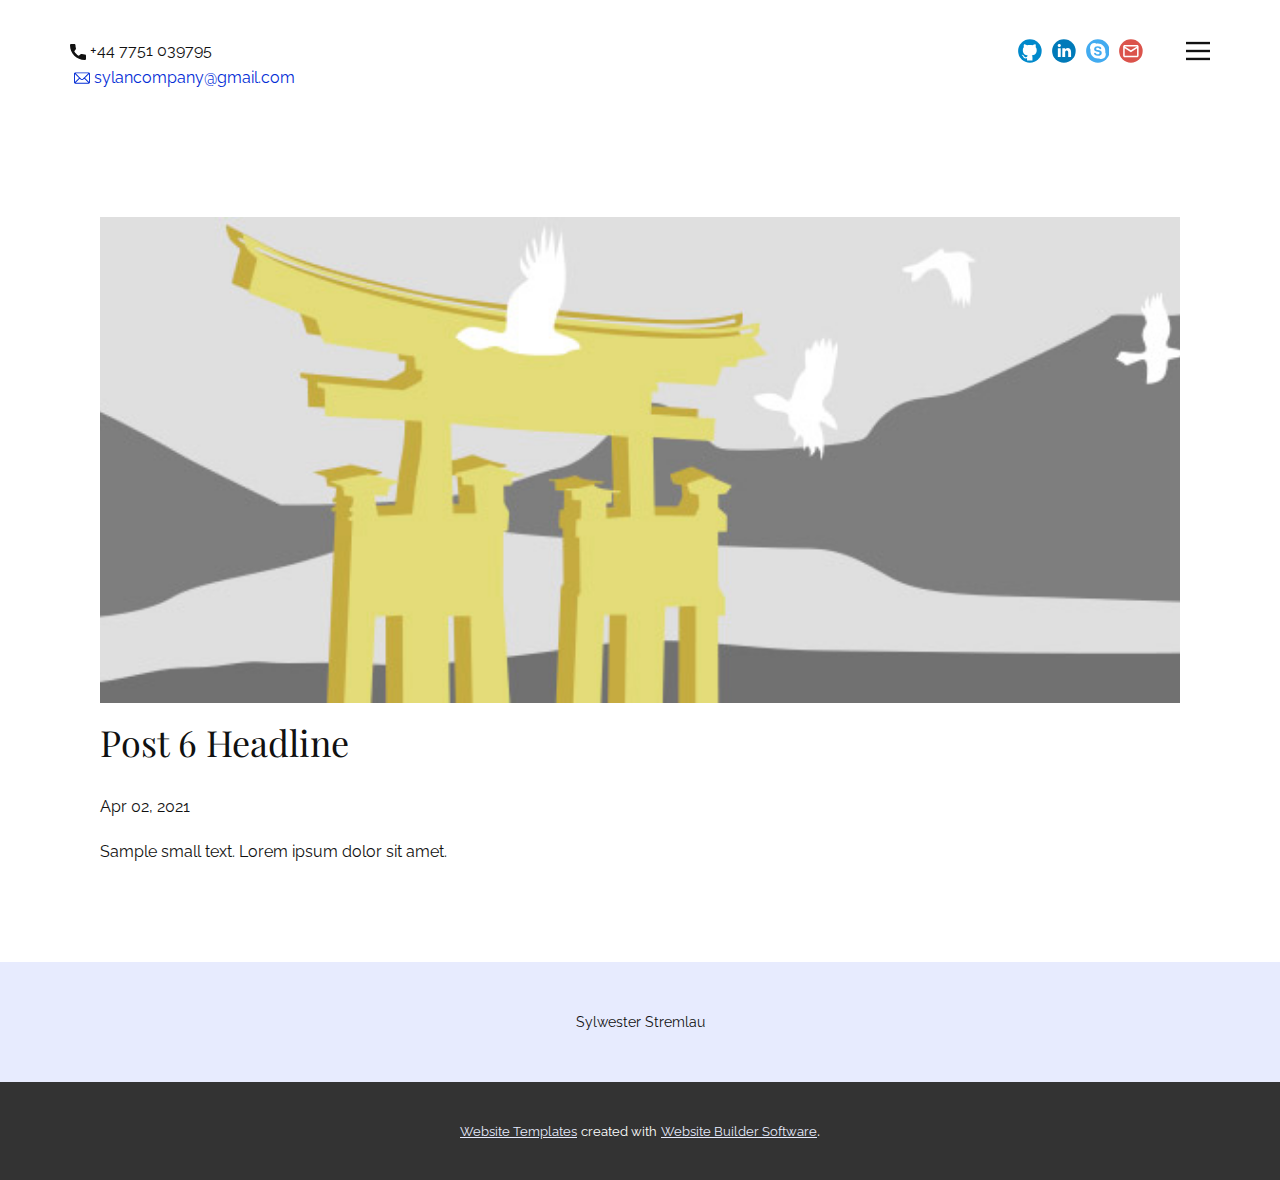
<file: blog/post-5.html>
<!doctype html>
<html style="font-size: 16px;"><head>
    <meta name="viewport" content="width=device-width, initial-scale=1.0">
    <meta charset="utf-8">
    <meta name="keywords" content="Post 1 Headline">
    <meta name="description" content="">
    <meta name="page_type" content="np-template-header-footer-from-plugin">
    <title>Post 6 Headline</title>
    <link rel="stylesheet" href="../nicepage.css" media="screen">
<link rel="stylesheet" href="../Post-Template.css" media="screen">
    <script class="u-script" type="text/javascript" src="../jquery.js" defer=""></script>
    <script class="u-script" type="text/javascript" src="../nicepage.js" defer=""></script>
    <meta name="generator" content="Nicepage 3.10.2, nicepage.com">
    <link id="u-theme-google-font" rel="stylesheet" href="https://fonts.googleapis.com/css?family=Playfair+Display:400,400i,500,500i,600,600i,700,700i,800,800i,900,900i|Raleway:100,100i,200,200i,300,300i,400,400i,500,500i,600,600i,700,700i,800,800i,900,900i">
    
    
    <script type="application/ld+json">{
		"@context": "http://schema.org",
		"@type": "Organization",
		"name": "",
		"url": "index.html",
		"sameAs": [
				"https://github.com/SylanProjects",
				"https://www.linkedin.com/in/sylwester-stremlau-72b725160/",
				"syl444n",
				"mailto:sylancompany@gmail.com?subject=I%20found%20you%20at%20www.sylwester-stremlau.com"
		]
}</script>
    <meta property="og:title" content="Post Template">
    <meta property="og:type" content="website">
    <meta name="theme-color" content="#022cd6">
    <link rel="canonical" href="../index.html">
    <meta property="og:url" content="index.html">
  </head>
  <body class="u-body"><header class="u-clearfix u-header u-header" id="sec-8713"><div class="u-clearfix u-sheet u-valign-middle-lg u-valign-middle-md u-valign-middle-sm u-valign-middle-xl u-sheet-1">
        <nav class="u-align-left u-menu u-menu-dropdown u-offcanvas u-menu-1" data-responsive-from="XL">
          <div class="menu-collapse" style="font-size: 1rem;">
            <a class="u-button-style u-nav-link" href="#" style="font-size: calc(1em + 8px);">
              <svg class="u-svg-link" preserveAspectRatio="xMidYMin slice" viewBox="0 0 302 302" style=""><use xmlns:xlink="http://www.w3.org/1999/xlink" xlink:href="#svg-8a8f"></use></svg>
              <svg xmlns="http://www.w3.org/2000/svg" xmlns:xlink="http://www.w3.org/1999/xlink" version="1.1" id="svg-8a8f" x="0px" y="0px" viewBox="0 0 302 302" style="enable-background:new 0 0 302 302;" xml:space="preserve" class="u-svg-content"><g><rect y="36" width="302" height="30"></rect><rect y="236" width="302" height="30"></rect><rect y="136" width="302" height="30"></rect>
</g><g></g><g></g><g></g><g></g><g></g><g></g><g></g><g></g><g></g><g></g><g></g><g></g><g></g><g></g><g></g></svg>
            </a>
          </div>
          <div class="u-custom-menu u-nav-container">
            <ul class="u-nav u-spacing-30 u-unstyled u-nav-1"><li class="u-nav-item"><a class="u-border-2 u-border-active-palette-1-base u-border-hover-palette-1-base u-border-no-left u-border-no-right u-border-no-top u-button-style u-nav-link u-text-active-palette-1-base u-text-grey-90 u-text-hover-grey-90" href="../Home.html" style="padding: 10px 0px;">Home</a>
</li><li class="u-nav-item"><a class="u-border-2 u-border-active-palette-1-base u-border-hover-palette-1-base u-border-no-left u-border-no-right u-border-no-top u-button-style u-nav-link u-text-active-palette-1-base u-text-grey-90 u-text-hover-grey-90" href="../Projects.html" style="padding: 10px 0px;">Projects</a>
</li></ul>
          </div>
          <div class="u-custom-menu u-nav-container-collapse">
            <div class="u-align-center u-black u-container-style u-inner-container-layout u-opacity u-opacity-95 u-sidenav">
              <div class="u-sidenav-overflow">
                <div class="u-menu-close"></div>
                <ul class="u-align-center u-nav u-popupmenu-items u-unstyled u-nav-2"><li class="u-nav-item"><a class="u-button-style u-nav-link" href="../Home.html" style="padding: 10px 0px;">Home</a>
</li><li class="u-nav-item"><a class="u-button-style u-nav-link" href="../Projects.html" style="padding: 10px 0px;">Projects</a>
</li></ul>
              </div>
            </div>
            <div class="u-black u-menu-overlay u-opacity u-opacity-70"></div>
          </div>
        </nav>
        <div class="u-social-icons u-spacing-10 u-social-icons-1">
          <a class="u-social-url" target="_blank" title="Github" href="https://github.com/SylanProjects"><span class="u-icon u-icon-circle u-social-github u-social-icon u-icon-1"><svg class="u-svg-link" preserveAspectRatio="xMidYMin slice" viewBox="0 0 112 112" style=""><use xmlns:xlink="http://www.w3.org/1999/xlink" xlink:href="#svg-c900"></use></svg><svg class="u-svg-content" viewBox="0 0 112 112" x="0" y="0" id="svg-c900"><circle fill="currentColor" cx="56.1" cy="56.1" r="55"></circle><path fill="#FFFFFF" d="M88,51.3c0-5.5-1.9-10.2-5.3-13.7c0.6-1.3,2.3-6.5-0.5-13.5c0,0-4.2-1.4-14,5.3c-4.1-1.1-8.4-1.7-12.7-1.8
	c-4.3,0-8.7,0.6-12.7,1.8c-9.7-6.6-14-5.3-14-5.3c-2.8,7-1,12.2-0.5,13.5C25,41.2,23,45.7,23,51.3c0,19.6,11.9,23.9,23.3,25.2
	c-1.5,1.3-2.8,3.5-3.2,6.8c-3,1.3-10.2,3.6-14.9-4.3c0,0-2.7-4.9-7.8-5.3c0,0-5-0.1-0.4,3.1c0,0,3.3,1.6,5.6,7.5c0,0,3,9.1,17.2,6
	c0,4.3,0.1,8.3,0.1,9.5h25.2c0-1.7,0.1-7.2,0.1-14c0-4.7-1.7-7.9-3.4-9.4C76,75.2,88,70.9,88,51.3z"></path></svg></span>
          </a>
          <a class="u-social-url" target="_blank" title="LinkedIn" href="https://www.linkedin.com/in/sylwester-stremlau-72b725160/"><span class="u-icon u-icon-circle u-social-icon u-social-linkedin u-icon-2"><svg class="u-svg-link" preserveAspectRatio="xMidYMin slice" viewBox="0 0 112 112" style=""><use xmlns:xlink="http://www.w3.org/1999/xlink" xlink:href="#svg-c6fa"></use></svg><svg class="u-svg-content" viewBox="0 0 112 112" x="0" y="0" id="svg-c6fa"><circle fill="currentColor" cx="56.1" cy="56.1" r="55"></circle><path fill="#FFFFFF" d="M41.3,83.7H27.9V43.4h13.4V83.7z M34.6,37.9L34.6,37.9c-4.6,0-7.5-3.1-7.5-7c0-4,3-7,7.6-7s7.4,3,7.5,7
            C42.2,34.8,39.2,37.9,34.6,37.9z M89.6,83.7H76.2V62.2c0-5.4-1.9-9.1-6.8-9.1c-3.7,0-5.9,2.5-6.9,4.9c-0.4,0.9-0.4,2.1-0.4,3.3v22.5
            H48.7c0,0,0.2-36.5,0-40.3h13.4v5.7c1.8-2.7,5-6.7,12.1-6.7c8.8,0,15.4,5.8,15.4,18.1V83.7z"></path></svg></span>
          </a>
          <a class="u-social-url" target="_blank" title="Skype" href="../syl444n"><span class="u-icon u-icon-circle u-social-icon u-social-skype u-icon-3"><svg class="u-svg-link" preserveAspectRatio="xMidYMin slice" viewBox="0 0 112 112" style=""><use xmlns:xlink="http://www.w3.org/1999/xlink" xlink:href="#svg-6ab5"></use></svg><svg class="u-svg-content" viewBox="0 0 112 112" x="0" y="0" id="svg-6ab5"><circle fill="currentColor" cx="56.1" cy="56.1" r="55"></circle><path fill="#FFFFFF" d="M56.3,78.5c-12.4,0-18-6.3-18-10.9c0-2.4,1.9-4,4.2-4c5.3,0,3.9,7.9,13.8,7.9c5,0,8-3,8-5.9
	c0-1.7-1-3.6-4.3-4.4l-11-2.8c-8.8-2.3-10.4-7.2-10.4-11.7c0-9.5,8.7-12.9,16.9-12.9c7.6,0,16.6,4.2,16.6,9.9c0,2.4-2,3.8-4.4,3.8
	c-4.5,0-3.8-6.3-12.8-6.3c-4.5,0-6.9,2.1-6.9,5.1c0,3,3.5,4,6.6,4.7l8.1,1.8c8.9,2,11.3,7.2,11.3,12.2C74,72.5,68,78.5,56.3,78.5
	 M90.3,62.2c0.3-2,0.5-4,0.5-6.1c0-19.3-15.6-35-34.8-35c-2.1,0-4.1,0.2-6,0.5c-3-1.7-6.5-2.7-10.2-2.7c-11.4,0-20.7,9.3-20.7,20.8
	c0,3.8,1,7.3,2.7,10.3c-0.3,2-0.5,4-0.5,6.1c0,19.3,15.6,35,34.8,35c2.1,0,4.1-0.2,6-0.5c3,1.7,6.5,2.7,10.2,2.7
	C83.8,93.3,93,84,93,72.5C93,68.7,92.1,65.2,90.3,62.2"></path></svg></span>
          </a>
          <a class="u-social-url" target="_blank" title="Email" href="../mailto:sylancompany@gmail.com?subject=I%20found%20you%20at%20www.sylwester-stremlau.com"><span class="u-icon u-icon-circle u-social-email u-social-icon u-icon-4"><svg class="u-svg-link" preserveAspectRatio="xMidYMin slice" viewBox="0 0 112 112" style=""><use xmlns:xlink="http://www.w3.org/1999/xlink" xlink:href="#svg-a0a6"></use></svg><svg class="u-svg-content" viewBox="0 0 112 112" x="0" y="0" id="svg-a0a6"><circle fill="currentColor" cx="56.1" cy="56.1" r="55"></circle><path id="path3864" fill="#FFFFFF" d="M27.2,28h57.6c4,0,7.2,3.2,7.2,7.2l0,0v42.7c0,3.9-3.2,7.2-7.2,7.2l0,0H27.2
	c-4,0-7.2-3.2-7.2-7.2V35.2C20,31.1,23.2,28,27.2,28 M56,52.9l28.8-17.8H27.2L56,52.9 M27.2,77.7h57.6V43.5L56,61.3L27.2,43.5V77.7z
	"></path></svg></span>
          </a>
        </div>
        <a href="../tel:+44 7751039795" class="u-active-none u-btn u-btn-rectangle u-button-style u-hover-none u-none u-text-body-color u-btn-1"><span class="u-icon"><svg class="u-svg-content" viewBox="0 0 405.333 405.333" x="0px" y="0px" style="width: 1em; height: 1em;"><path d="M373.333,266.88c-25.003,0-49.493-3.904-72.704-11.563c-11.328-3.904-24.192-0.896-31.637,6.699l-46.016,34.752    c-52.8-28.181-86.592-61.952-114.389-114.368l33.813-44.928c8.512-8.512,11.563-20.971,7.915-32.64    C142.592,81.472,138.667,56.96,138.667,32c0-17.643-14.357-32-32-32H32C14.357,0,0,14.357,0,32    c0,205.845,167.488,373.333,373.333,373.333c17.643,0,32-14.357,32-32V298.88C405.333,281.237,390.976,266.88,373.333,266.88z"></path></svg><img></span>&nbsp;+44 7751 039795
        </a>
        <p class="u-text u-text-1">
          <a class="u-active-none u-border-none u-btn u-button-link u-button-style u-hover-none u-none u-text-palette-1-base u-btn-2" href="../mailto:sylancompany@gmail.com?subject=I%20found%20you%20at%20www.sylwester-stremlau.com"> &nbsp;<span class="u-icon u-icon-6"><svg class="u-svg-content" viewBox="0 0 512 512" x="0px" y="0px" style="width: 1em; height: 1em;"><g><g><path d="M467,76H45C20.137,76,0,96.262,0,121v270c0,24.885,20.285,45,45,45h422c24.655,0,45-20.03,45-45V121    C512,96.306,491.943,76,467,76z M460.698,106c-9.194,9.145-167.415,166.533-172.878,171.967c-8.5,8.5-19.8,13.18-31.82,13.18    s-23.32-4.681-31.848-13.208C220.478,274.284,64.003,118.634,51.302,106H460.698z M30,384.894V127.125L159.638,256.08L30,384.894z     M51.321,406l129.587-128.763l22.059,21.943c14.166,14.166,33,21.967,53.033,21.967c20.033,0,38.867-7.801,53.005-21.939    l22.087-21.971L460.679,406H51.321z M482,384.894L352.362,256.08L482,127.125V384.894z"></path>
</g>
</g></svg><img></span>&nbsp;sylancompany@gmail.com<br>
          </a>
        </p>
      </div></header>
    <section class="u-align-center u-clearfix u-section-1" id="sec-0745">
      <div class="u-clearfix u-sheet u-valign-middle-md u-valign-middle-sm u-valign-middle-xs u-sheet-1"><!--post_details--><!--post_details_options_json--><!--{"source":""}--><!--/post_details_options_json--><!--blog_post-->
        <div class="u-container-style u-expanded-width u-post-details u-post-details-1">
          <div class="u-container-layout u-valign-middle u-container-layout-1"><!--blog_post_image-->
            <img alt="" class="u-blog-control u-expanded-width u-image u-image-default u-image-1" src="[data-uri]"><!--/blog_post_image--><!--blog_post_header-->
            <h2 class="u-blog-control u-text u-text-1">Post 6 Headline</h2><!--/blog_post_header--><!--blog_post_metadata-->
            <div class="u-blog-control u-metadata u-metadata-1"><!--blog_post_metadata_date-->
              <span class="u-meta-date u-meta-icon">Apr 02, 2021</span><!--/blog_post_metadata_date--><!--blog_post_metadata_category-->
              <!--/blog_post_metadata_category--><!--blog_post_metadata_comments-->
              <!--/blog_post_metadata_comments-->
            </div><!--/blog_post_metadata--><!--blog_post_content-->
            <div class="u-align-justify u-blog-control u-post-content u-text u-text-2 fr-view">
  Sample small text. Lorem ipsum dolor sit amet.
  </div><!--/blog_post_content-->
          </div>
        </div><!--/blog_post--><!--/post_details-->
      </div>
    </section>
    
    
    <footer class="u-align-center u-clearfix u-footer u-palette-1-light-3 u-footer" id="sec-1ec7"><div class="u-clearfix u-sheet u-sheet-1">
        <p class="u-small-text u-text u-text-variant u-text-1">Sylwester Stremlau</p>
      </div></footer>
    <section class="u-backlink u-clearfix u-grey-80">
      <a class="u-link" href="https://nicepage.com/website-templates" target="_blank">
        <span>Website Templates</span>
      </a>
      <p class="u-text">
        <span>created with</span>
      </p>
      <a class="u-link" href="https://nicepage.com/" target="_blank">
        <span>Website Builder Software</span>
      </a>. 
    </section>
  
</body></html>
</file>
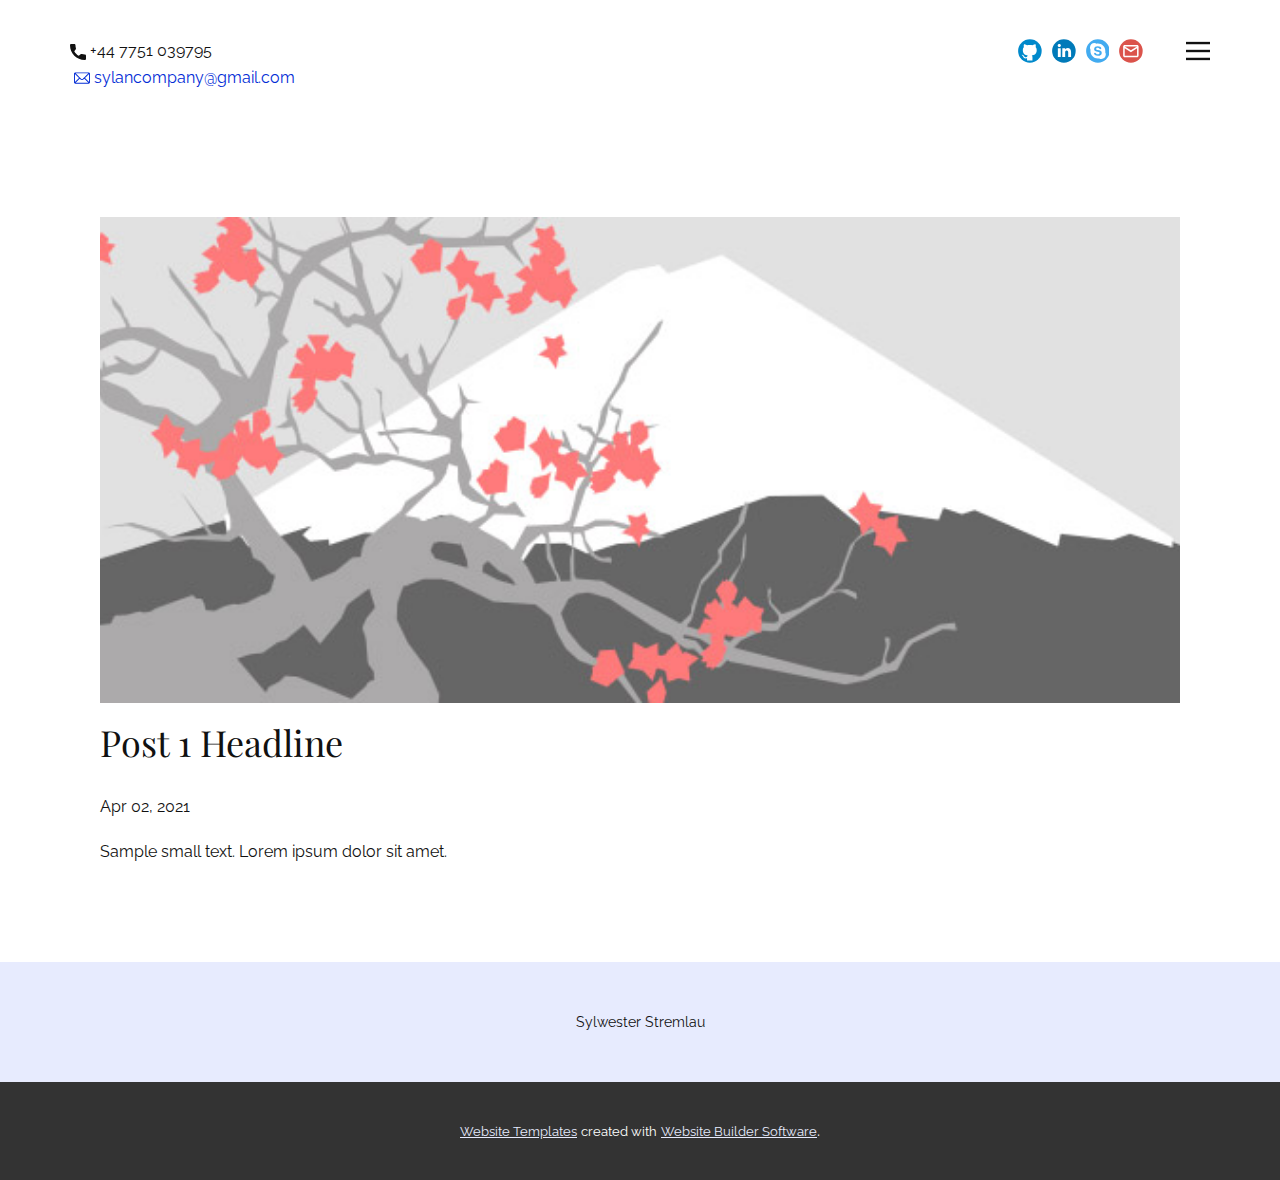
<file: blog/post.html>
<!doctype html>
<html style="font-size: 16px;"><head>
    <meta name="viewport" content="width=device-width, initial-scale=1.0">
    <meta charset="utf-8">
    <meta name="keywords" content="Post 1 Headline">
    <meta name="description" content="">
    <meta name="page_type" content="np-template-header-footer-from-plugin">
    <title>Post 1 Headline</title>
    <link rel="stylesheet" href="../nicepage.css" media="screen">
<link rel="stylesheet" href="../Post-Template.css" media="screen">
    <script class="u-script" type="text/javascript" src="../jquery.js" defer=""></script>
    <script class="u-script" type="text/javascript" src="../nicepage.js" defer=""></script>
    <meta name="generator" content="Nicepage 3.10.2, nicepage.com">
    <link id="u-theme-google-font" rel="stylesheet" href="https://fonts.googleapis.com/css?family=Playfair+Display:400,400i,500,500i,600,600i,700,700i,800,800i,900,900i|Raleway:100,100i,200,200i,300,300i,400,400i,500,500i,600,600i,700,700i,800,800i,900,900i">
    
    
    <script type="application/ld+json">{
		"@context": "http://schema.org",
		"@type": "Organization",
		"name": "",
		"url": "index.html",
		"sameAs": [
				"https://github.com/SylanProjects",
				"https://www.linkedin.com/in/sylwester-stremlau-72b725160/",
				"syl444n",
				"mailto:sylancompany@gmail.com?subject=I%20found%20you%20at%20www.sylwester-stremlau.com"
		]
}</script>
    <meta property="og:title" content="Post Template">
    <meta property="og:type" content="website">
    <meta name="theme-color" content="#022cd6">
    <link rel="canonical" href="../index.html">
    <meta property="og:url" content="index.html">
  </head>
  <body class="u-body"><header class="u-clearfix u-header u-header" id="sec-8713"><div class="u-clearfix u-sheet u-valign-middle-lg u-valign-middle-md u-valign-middle-sm u-valign-middle-xl u-sheet-1">
        <nav class="u-align-left u-menu u-menu-dropdown u-offcanvas u-menu-1" data-responsive-from="XL">
          <div class="menu-collapse" style="font-size: 1rem;">
            <a class="u-button-style u-nav-link" href="#" style="font-size: calc(1em + 8px);">
              <svg class="u-svg-link" preserveAspectRatio="xMidYMin slice" viewBox="0 0 302 302" style=""><use xmlns:xlink="http://www.w3.org/1999/xlink" xlink:href="#svg-8a8f"></use></svg>
              <svg xmlns="http://www.w3.org/2000/svg" xmlns:xlink="http://www.w3.org/1999/xlink" version="1.1" id="svg-8a8f" x="0px" y="0px" viewBox="0 0 302 302" style="enable-background:new 0 0 302 302;" xml:space="preserve" class="u-svg-content"><g><rect y="36" width="302" height="30"></rect><rect y="236" width="302" height="30"></rect><rect y="136" width="302" height="30"></rect>
</g><g></g><g></g><g></g><g></g><g></g><g></g><g></g><g></g><g></g><g></g><g></g><g></g><g></g><g></g><g></g></svg>
            </a>
          </div>
          <div class="u-custom-menu u-nav-container">
            <ul class="u-nav u-spacing-30 u-unstyled u-nav-1"><li class="u-nav-item"><a class="u-border-2 u-border-active-palette-1-base u-border-hover-palette-1-base u-border-no-left u-border-no-right u-border-no-top u-button-style u-nav-link u-text-active-palette-1-base u-text-grey-90 u-text-hover-grey-90" href="../Home.html" style="padding: 10px 0px;">Home</a>
</li><li class="u-nav-item"><a class="u-border-2 u-border-active-palette-1-base u-border-hover-palette-1-base u-border-no-left u-border-no-right u-border-no-top u-button-style u-nav-link u-text-active-palette-1-base u-text-grey-90 u-text-hover-grey-90" href="../Projects.html" style="padding: 10px 0px;">Projects</a>
</li></ul>
          </div>
          <div class="u-custom-menu u-nav-container-collapse">
            <div class="u-align-center u-black u-container-style u-inner-container-layout u-opacity u-opacity-95 u-sidenav">
              <div class="u-sidenav-overflow">
                <div class="u-menu-close"></div>
                <ul class="u-align-center u-nav u-popupmenu-items u-unstyled u-nav-2"><li class="u-nav-item"><a class="u-button-style u-nav-link" href="../Home.html" style="padding: 10px 0px;">Home</a>
</li><li class="u-nav-item"><a class="u-button-style u-nav-link" href="../Projects.html" style="padding: 10px 0px;">Projects</a>
</li></ul>
              </div>
            </div>
            <div class="u-black u-menu-overlay u-opacity u-opacity-70"></div>
          </div>
        </nav>
        <div class="u-social-icons u-spacing-10 u-social-icons-1">
          <a class="u-social-url" target="_blank" title="Github" href="https://github.com/SylanProjects"><span class="u-icon u-icon-circle u-social-github u-social-icon u-icon-1"><svg class="u-svg-link" preserveAspectRatio="xMidYMin slice" viewBox="0 0 112 112" style=""><use xmlns:xlink="http://www.w3.org/1999/xlink" xlink:href="#svg-c900"></use></svg><svg class="u-svg-content" viewBox="0 0 112 112" x="0" y="0" id="svg-c900"><circle fill="currentColor" cx="56.1" cy="56.1" r="55"></circle><path fill="#FFFFFF" d="M88,51.3c0-5.5-1.9-10.2-5.3-13.7c0.6-1.3,2.3-6.5-0.5-13.5c0,0-4.2-1.4-14,5.3c-4.1-1.1-8.4-1.7-12.7-1.8
	c-4.3,0-8.7,0.6-12.7,1.8c-9.7-6.6-14-5.3-14-5.3c-2.8,7-1,12.2-0.5,13.5C25,41.2,23,45.7,23,51.3c0,19.6,11.9,23.9,23.3,25.2
	c-1.5,1.3-2.8,3.5-3.2,6.8c-3,1.3-10.2,3.6-14.9-4.3c0,0-2.7-4.9-7.8-5.3c0,0-5-0.1-0.4,3.1c0,0,3.3,1.6,5.6,7.5c0,0,3,9.1,17.2,6
	c0,4.3,0.1,8.3,0.1,9.5h25.2c0-1.7,0.1-7.2,0.1-14c0-4.7-1.7-7.9-3.4-9.4C76,75.2,88,70.9,88,51.3z"></path></svg></span>
          </a>
          <a class="u-social-url" target="_blank" title="LinkedIn" href="https://www.linkedin.com/in/sylwester-stremlau-72b725160/"><span class="u-icon u-icon-circle u-social-icon u-social-linkedin u-icon-2"><svg class="u-svg-link" preserveAspectRatio="xMidYMin slice" viewBox="0 0 112 112" style=""><use xmlns:xlink="http://www.w3.org/1999/xlink" xlink:href="#svg-c6fa"></use></svg><svg class="u-svg-content" viewBox="0 0 112 112" x="0" y="0" id="svg-c6fa"><circle fill="currentColor" cx="56.1" cy="56.1" r="55"></circle><path fill="#FFFFFF" d="M41.3,83.7H27.9V43.4h13.4V83.7z M34.6,37.9L34.6,37.9c-4.6,0-7.5-3.1-7.5-7c0-4,3-7,7.6-7s7.4,3,7.5,7
            C42.2,34.8,39.2,37.9,34.6,37.9z M89.6,83.7H76.2V62.2c0-5.4-1.9-9.1-6.8-9.1c-3.7,0-5.9,2.5-6.9,4.9c-0.4,0.9-0.4,2.1-0.4,3.3v22.5
            H48.7c0,0,0.2-36.5,0-40.3h13.4v5.7c1.8-2.7,5-6.7,12.1-6.7c8.8,0,15.4,5.8,15.4,18.1V83.7z"></path></svg></span>
          </a>
          <a class="u-social-url" target="_blank" title="Skype" href="../syl444n"><span class="u-icon u-icon-circle u-social-icon u-social-skype u-icon-3"><svg class="u-svg-link" preserveAspectRatio="xMidYMin slice" viewBox="0 0 112 112" style=""><use xmlns:xlink="http://www.w3.org/1999/xlink" xlink:href="#svg-6ab5"></use></svg><svg class="u-svg-content" viewBox="0 0 112 112" x="0" y="0" id="svg-6ab5"><circle fill="currentColor" cx="56.1" cy="56.1" r="55"></circle><path fill="#FFFFFF" d="M56.3,78.5c-12.4,0-18-6.3-18-10.9c0-2.4,1.9-4,4.2-4c5.3,0,3.9,7.9,13.8,7.9c5,0,8-3,8-5.9
	c0-1.7-1-3.6-4.3-4.4l-11-2.8c-8.8-2.3-10.4-7.2-10.4-11.7c0-9.5,8.7-12.9,16.9-12.9c7.6,0,16.6,4.2,16.6,9.9c0,2.4-2,3.8-4.4,3.8
	c-4.5,0-3.8-6.3-12.8-6.3c-4.5,0-6.9,2.1-6.9,5.1c0,3,3.5,4,6.6,4.7l8.1,1.8c8.9,2,11.3,7.2,11.3,12.2C74,72.5,68,78.5,56.3,78.5
	 M90.3,62.2c0.3-2,0.5-4,0.5-6.1c0-19.3-15.6-35-34.8-35c-2.1,0-4.1,0.2-6,0.5c-3-1.7-6.5-2.7-10.2-2.7c-11.4,0-20.7,9.3-20.7,20.8
	c0,3.8,1,7.3,2.7,10.3c-0.3,2-0.5,4-0.5,6.1c0,19.3,15.6,35,34.8,35c2.1,0,4.1-0.2,6-0.5c3,1.7,6.5,2.7,10.2,2.7
	C83.8,93.3,93,84,93,72.5C93,68.7,92.1,65.2,90.3,62.2"></path></svg></span>
          </a>
          <a class="u-social-url" target="_blank" title="Email" href="../mailto:sylancompany@gmail.com?subject=I%20found%20you%20at%20www.sylwester-stremlau.com"><span class="u-icon u-icon-circle u-social-email u-social-icon u-icon-4"><svg class="u-svg-link" preserveAspectRatio="xMidYMin slice" viewBox="0 0 112 112" style=""><use xmlns:xlink="http://www.w3.org/1999/xlink" xlink:href="#svg-a0a6"></use></svg><svg class="u-svg-content" viewBox="0 0 112 112" x="0" y="0" id="svg-a0a6"><circle fill="currentColor" cx="56.1" cy="56.1" r="55"></circle><path id="path3864" fill="#FFFFFF" d="M27.2,28h57.6c4,0,7.2,3.2,7.2,7.2l0,0v42.7c0,3.9-3.2,7.2-7.2,7.2l0,0H27.2
	c-4,0-7.2-3.2-7.2-7.2V35.2C20,31.1,23.2,28,27.2,28 M56,52.9l28.8-17.8H27.2L56,52.9 M27.2,77.7h57.6V43.5L56,61.3L27.2,43.5V77.7z
	"></path></svg></span>
          </a>
        </div>
        <a href="../tel:+44 7751039795" class="u-active-none u-btn u-btn-rectangle u-button-style u-hover-none u-none u-text-body-color u-btn-1"><span class="u-icon"><svg class="u-svg-content" viewBox="0 0 405.333 405.333" x="0px" y="0px" style="width: 1em; height: 1em;"><path d="M373.333,266.88c-25.003,0-49.493-3.904-72.704-11.563c-11.328-3.904-24.192-0.896-31.637,6.699l-46.016,34.752    c-52.8-28.181-86.592-61.952-114.389-114.368l33.813-44.928c8.512-8.512,11.563-20.971,7.915-32.64    C142.592,81.472,138.667,56.96,138.667,32c0-17.643-14.357-32-32-32H32C14.357,0,0,14.357,0,32    c0,205.845,167.488,373.333,373.333,373.333c17.643,0,32-14.357,32-32V298.88C405.333,281.237,390.976,266.88,373.333,266.88z"></path></svg><img></span>&nbsp;+44 7751 039795
        </a>
        <p class="u-text u-text-1">
          <a class="u-active-none u-border-none u-btn u-button-link u-button-style u-hover-none u-none u-text-palette-1-base u-btn-2" href="../mailto:sylancompany@gmail.com?subject=I%20found%20you%20at%20www.sylwester-stremlau.com"> &nbsp;<span class="u-icon u-icon-6"><svg class="u-svg-content" viewBox="0 0 512 512" x="0px" y="0px" style="width: 1em; height: 1em;"><g><g><path d="M467,76H45C20.137,76,0,96.262,0,121v270c0,24.885,20.285,45,45,45h422c24.655,0,45-20.03,45-45V121    C512,96.306,491.943,76,467,76z M460.698,106c-9.194,9.145-167.415,166.533-172.878,171.967c-8.5,8.5-19.8,13.18-31.82,13.18    s-23.32-4.681-31.848-13.208C220.478,274.284,64.003,118.634,51.302,106H460.698z M30,384.894V127.125L159.638,256.08L30,384.894z     M51.321,406l129.587-128.763l22.059,21.943c14.166,14.166,33,21.967,53.033,21.967c20.033,0,38.867-7.801,53.005-21.939    l22.087-21.971L460.679,406H51.321z M482,384.894L352.362,256.08L482,127.125V384.894z"></path>
</g>
</g></svg><img></span>&nbsp;sylancompany@gmail.com<br>
          </a>
        </p>
      </div></header>
    <section class="u-align-center u-clearfix u-section-1" id="sec-0745">
      <div class="u-clearfix u-sheet u-valign-middle-md u-valign-middle-sm u-valign-middle-xs u-sheet-1"><!--post_details--><!--post_details_options_json--><!--{"source":""}--><!--/post_details_options_json--><!--blog_post-->
        <div class="u-container-style u-expanded-width u-post-details u-post-details-1">
          <div class="u-container-layout u-valign-middle u-container-layout-1"><!--blog_post_image-->
            <img alt="" class="u-blog-control u-expanded-width u-image u-image-default u-image-1" src="[data-uri]"><!--/blog_post_image--><!--blog_post_header-->
            <h2 class="u-blog-control u-text u-text-1">Post 1 Headline</h2><!--/blog_post_header--><!--blog_post_metadata-->
            <div class="u-blog-control u-metadata u-metadata-1"><!--blog_post_metadata_date-->
              <span class="u-meta-date u-meta-icon">Apr 02, 2021</span><!--/blog_post_metadata_date--><!--blog_post_metadata_category-->
              <!--/blog_post_metadata_category--><!--blog_post_metadata_comments-->
              <!--/blog_post_metadata_comments-->
            </div><!--/blog_post_metadata--><!--blog_post_content-->
            <div class="u-align-justify u-blog-control u-post-content u-text u-text-2 fr-view">
  Sample small text. Lorem ipsum dolor sit amet.
  </div><!--/blog_post_content-->
          </div>
        </div><!--/blog_post--><!--/post_details-->
      </div>
    </section>
    
    
    <footer class="u-align-center u-clearfix u-footer u-palette-1-light-3 u-footer" id="sec-1ec7"><div class="u-clearfix u-sheet u-sheet-1">
        <p class="u-small-text u-text u-text-variant u-text-1">Sylwester Stremlau</p>
      </div></footer>
    <section class="u-backlink u-clearfix u-grey-80">
      <a class="u-link" href="https://nicepage.com/website-templates" target="_blank">
        <span>Website Templates</span>
      </a>
      <p class="u-text">
        <span>created with</span>
      </p>
      <a class="u-link" href="https://nicepage.com/" target="_blank">
        <span>Website Builder Software</span>
      </a>. 
    </section>
  
</body></html>
</file>
